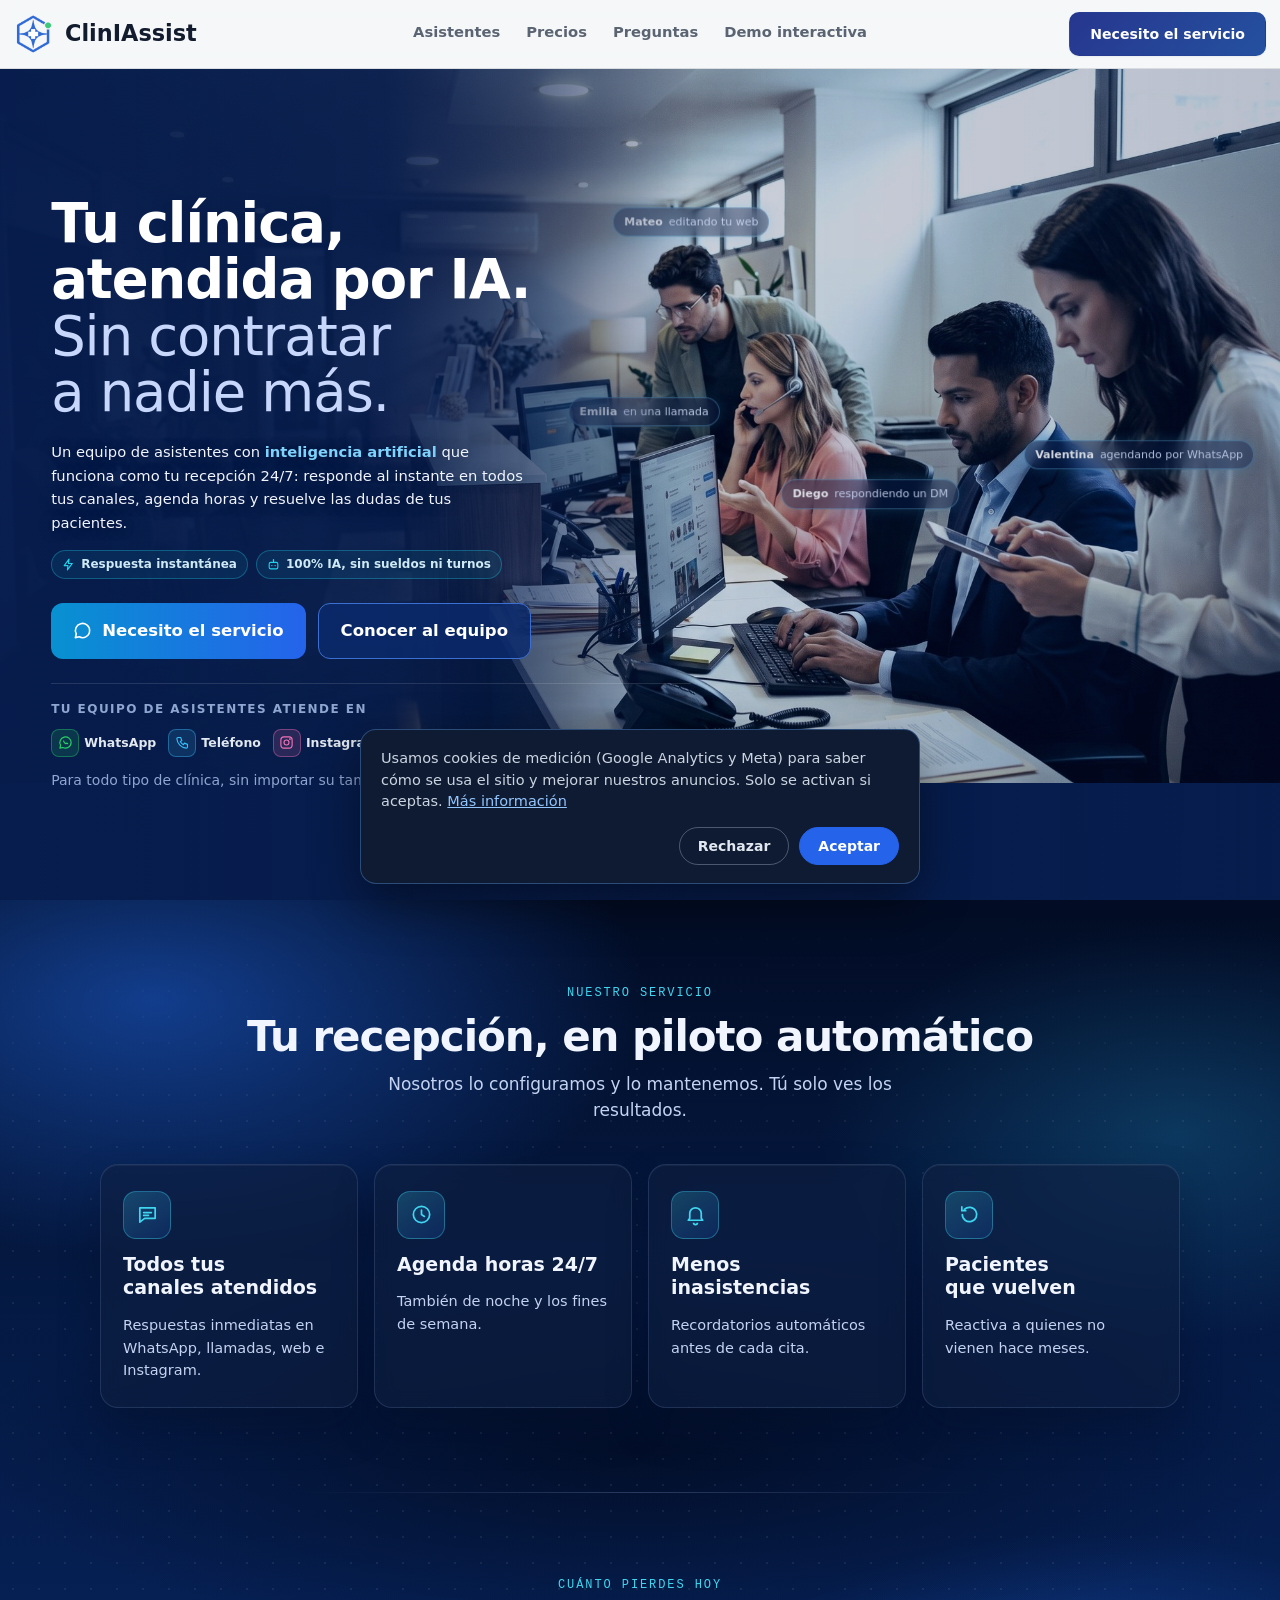
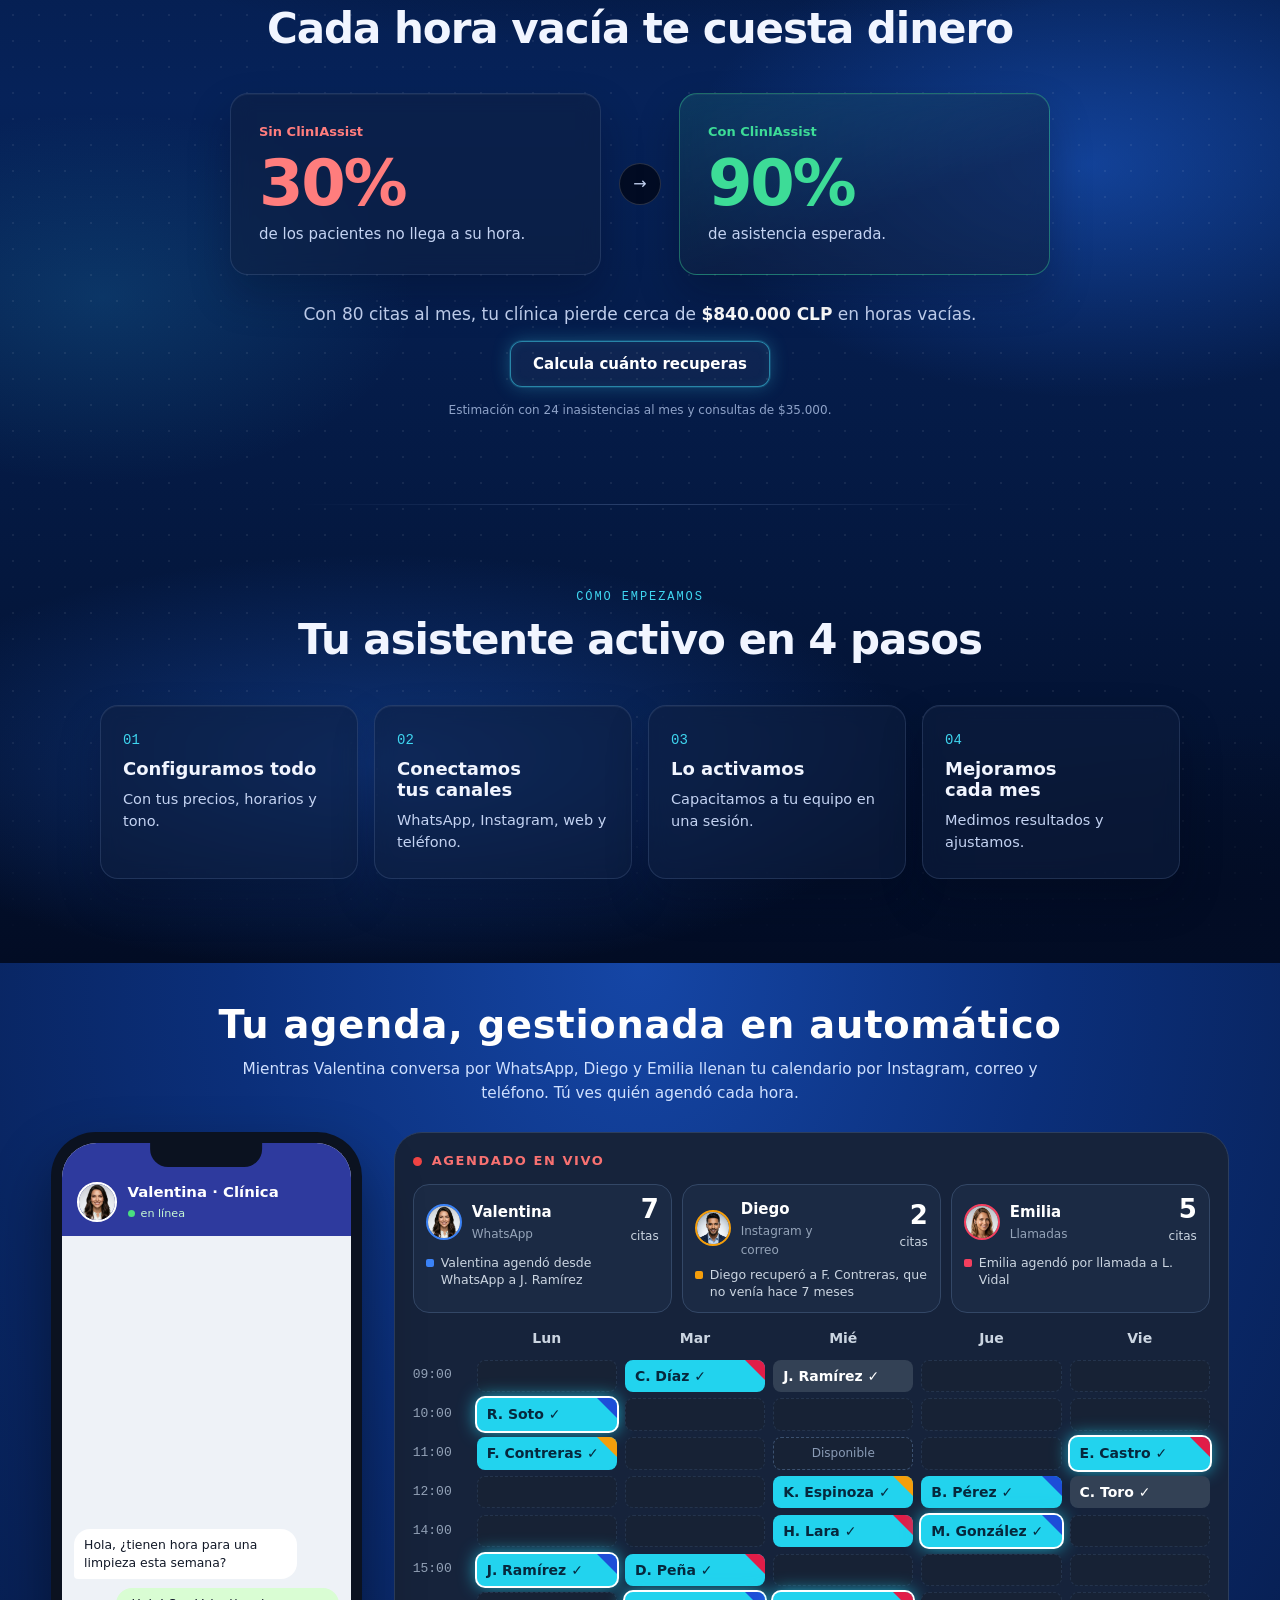
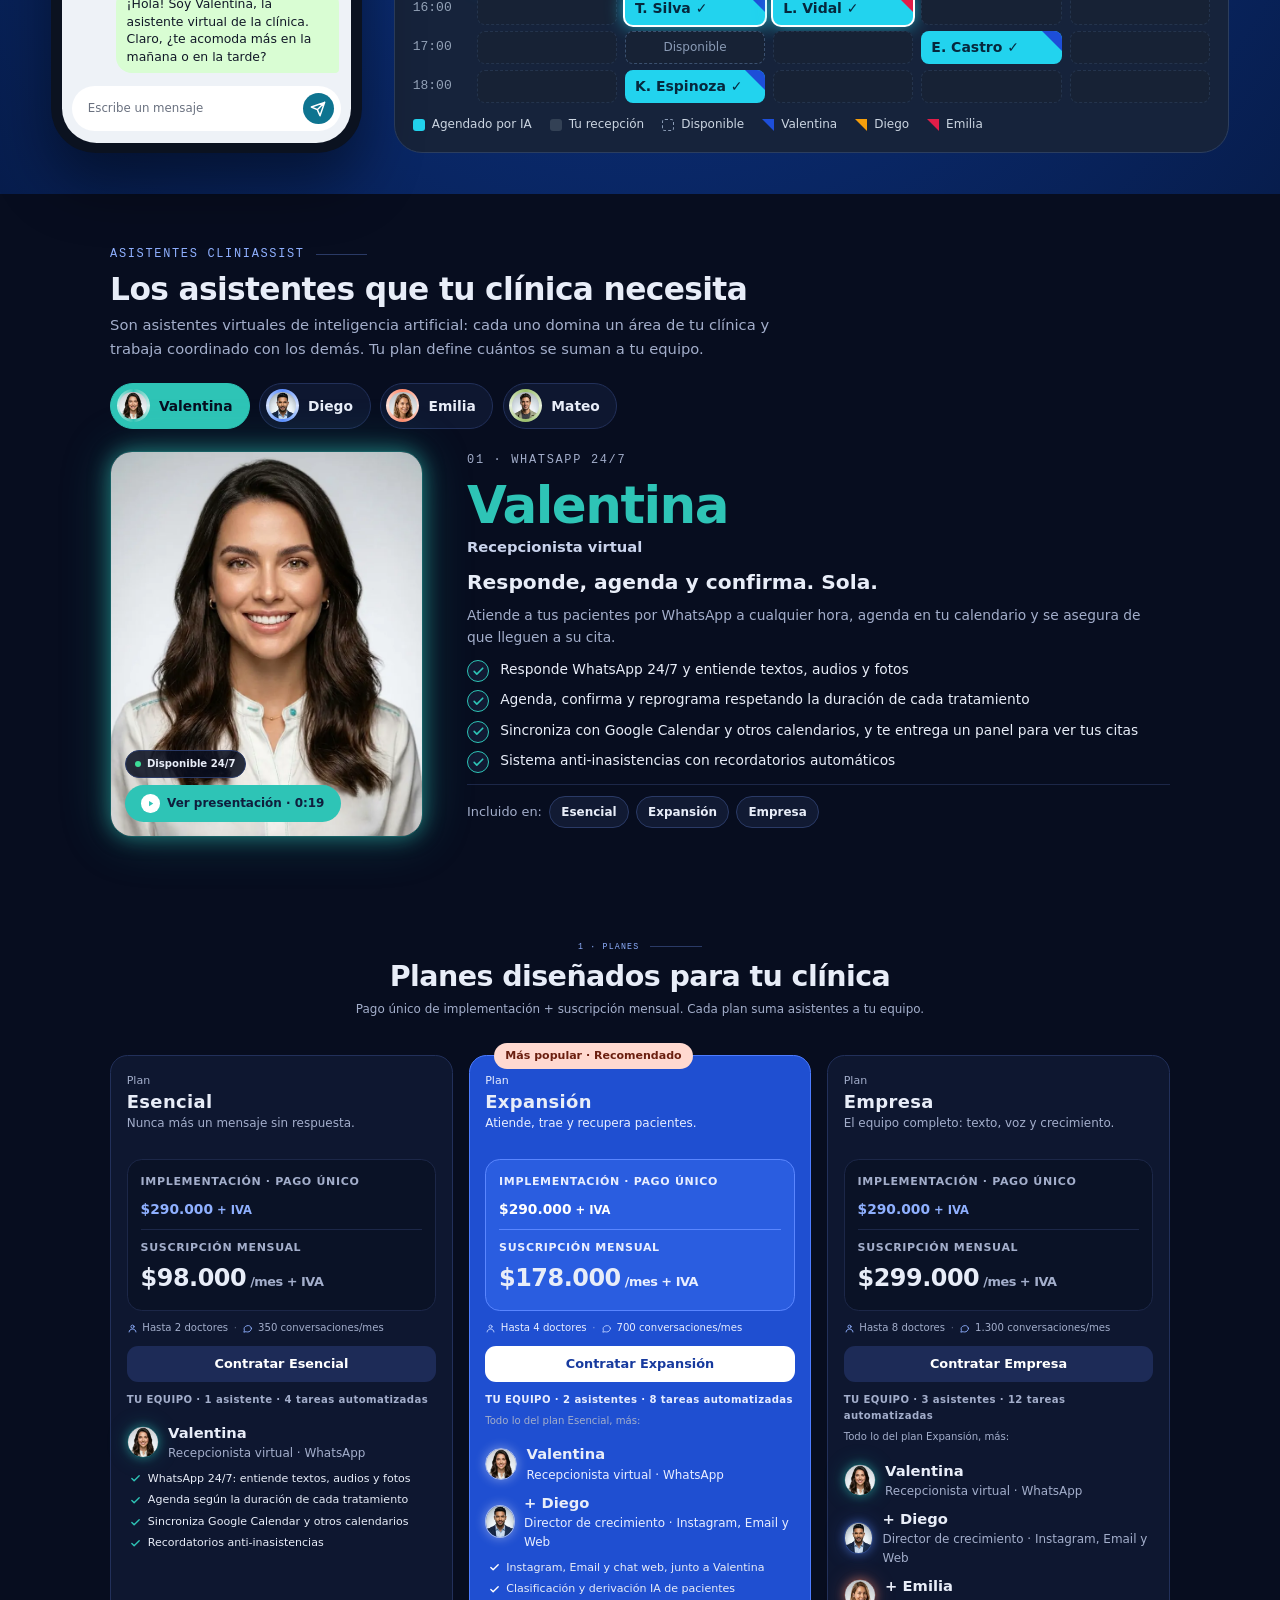
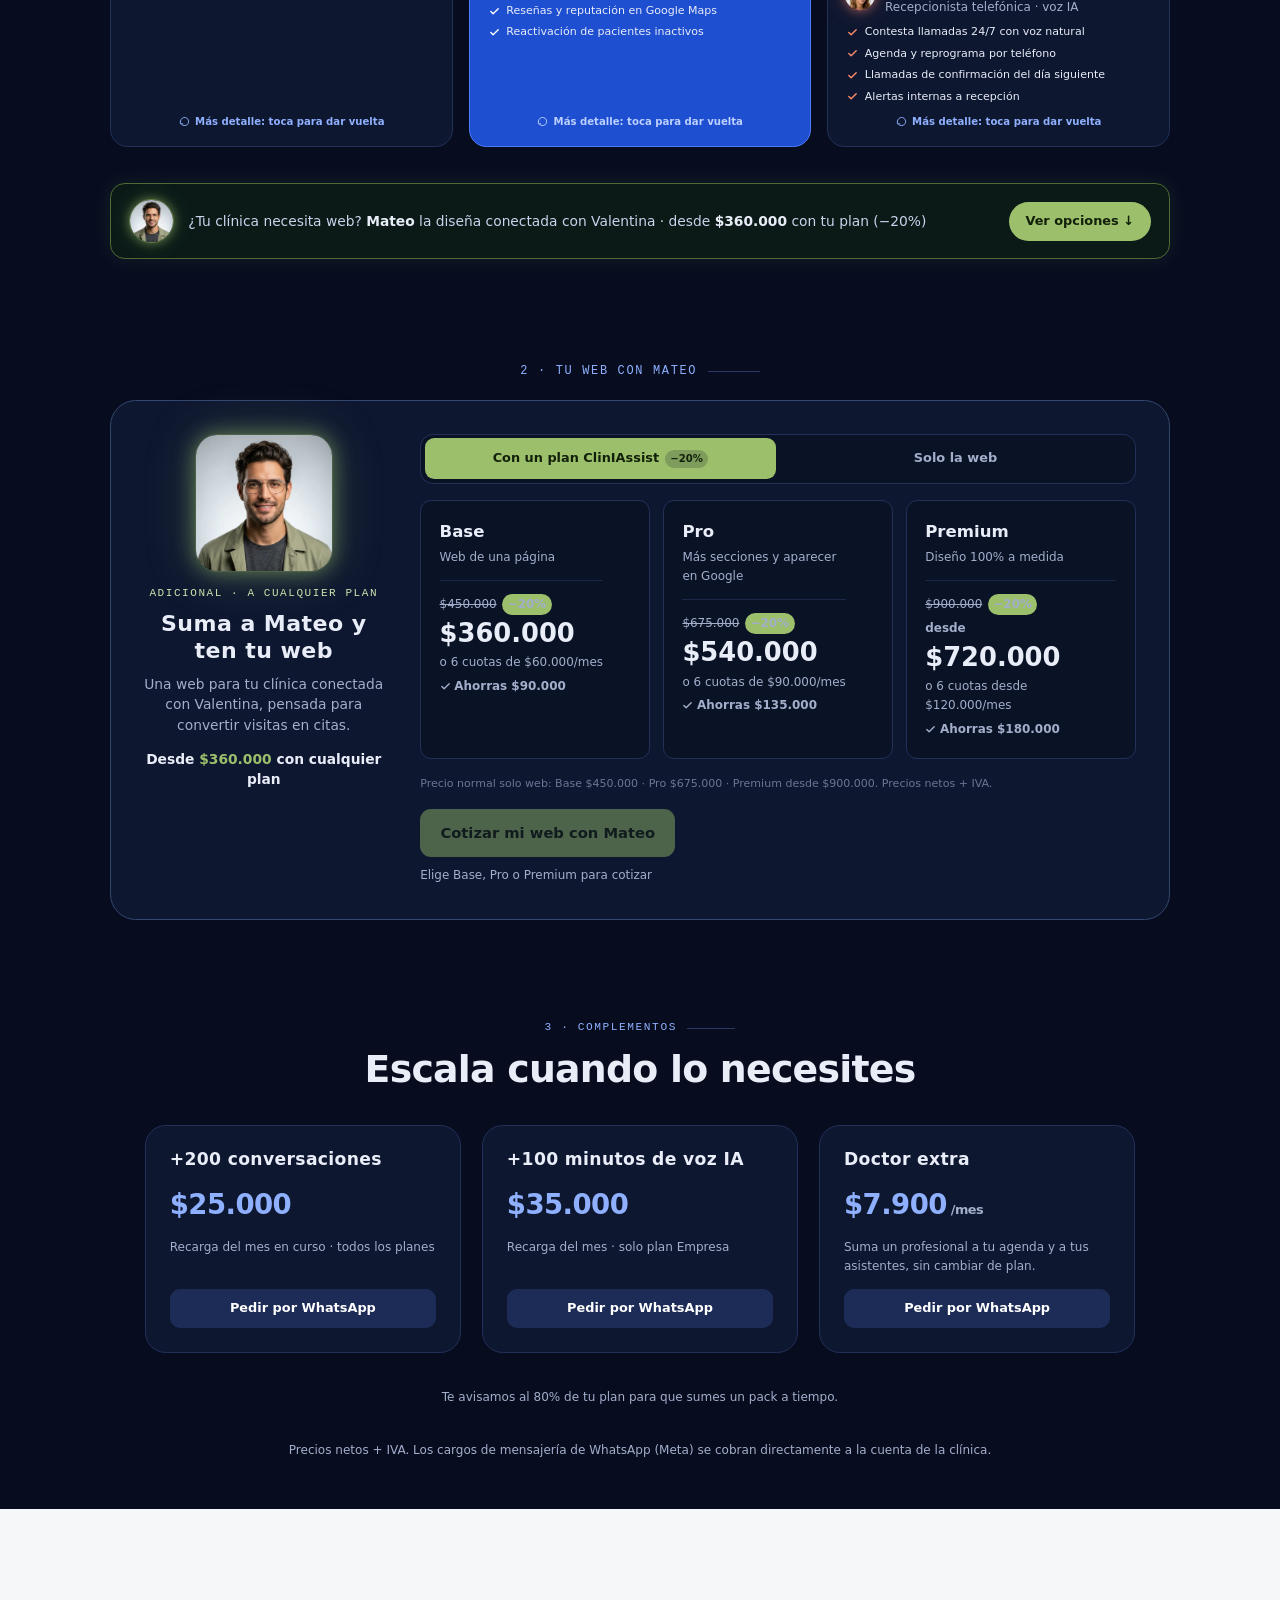
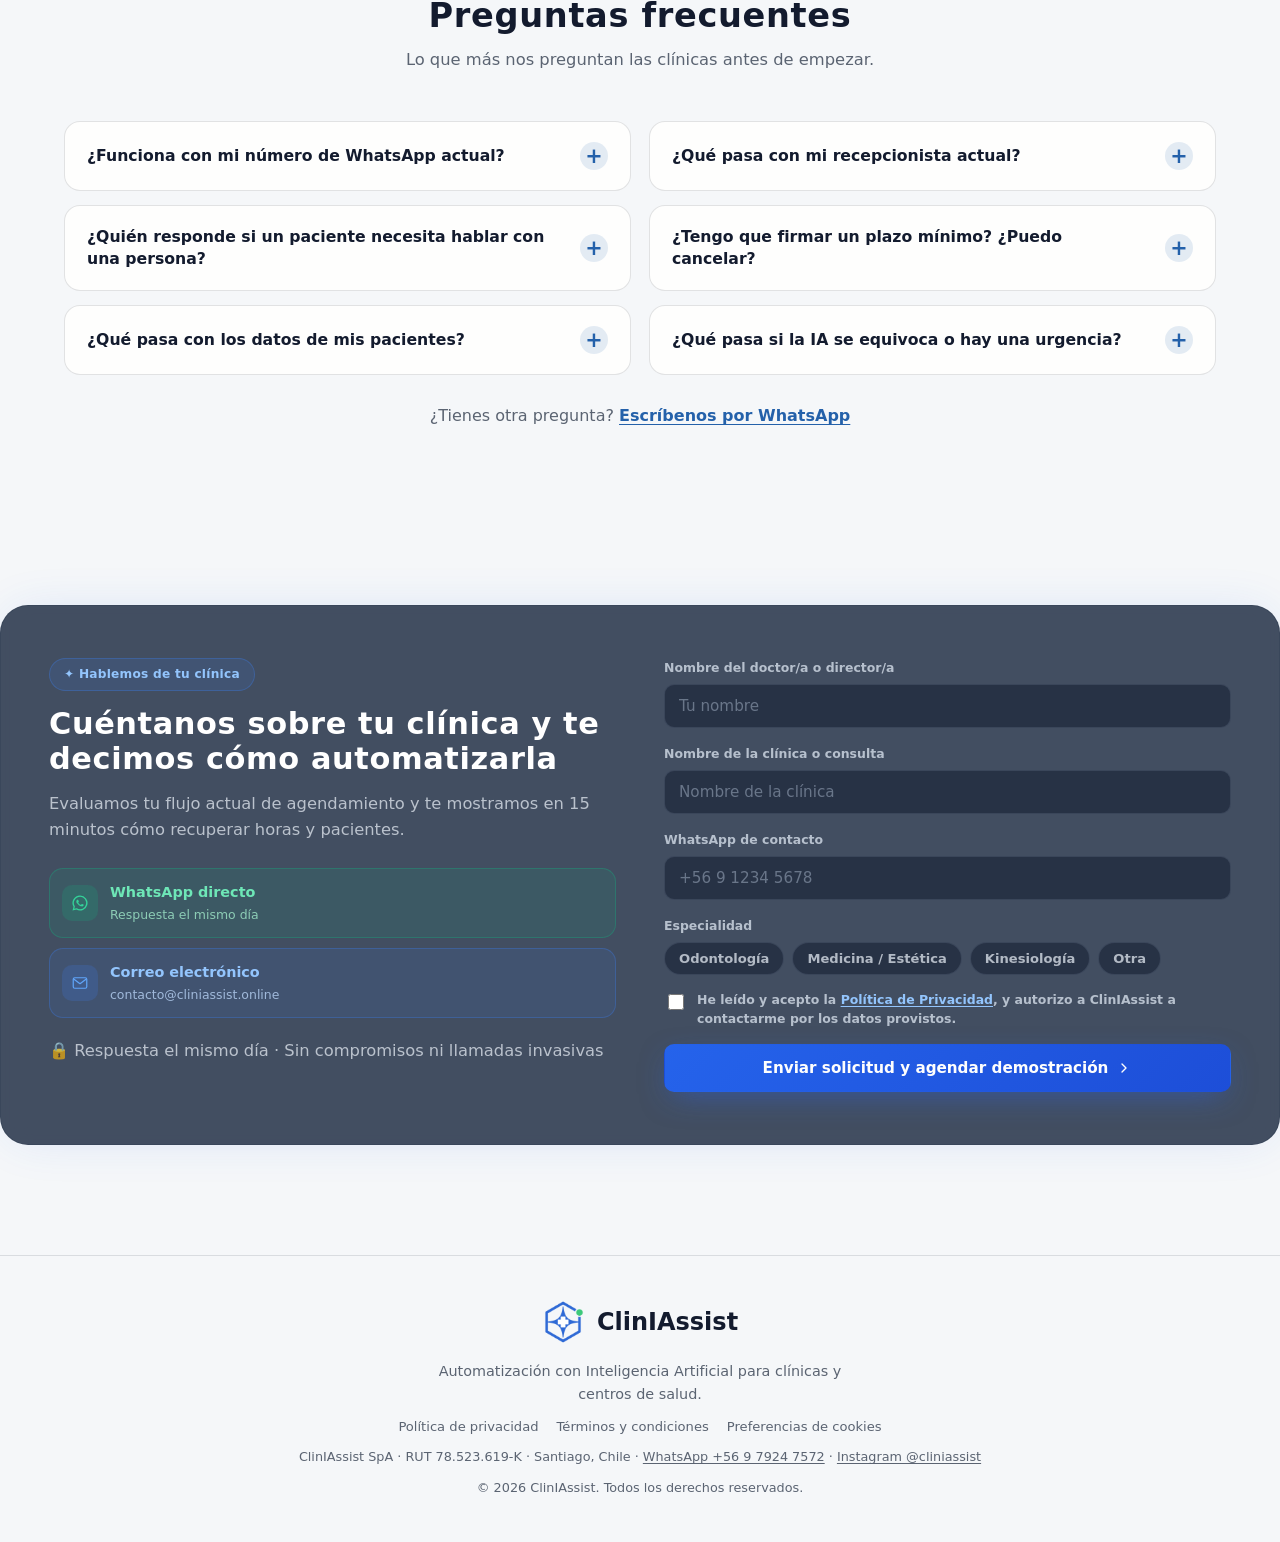
<file: index.html>
<!DOCTYPE html>
<html lang="es-CL">
<head>
<meta charset="UTF-8">
<meta name="viewport" content="width=device-width, initial-scale=1.0">
<meta http-equiv="Content-Security-Policy" content="default-src 'self'; script-src 'self' https://www.googletagmanager.com https://connect.facebook.net; style-src 'self' 'unsafe-inline' https://fonts.googleapis.com; font-src 'self' https://fonts.gstatic.com; img-src 'self' data: https://*.google-analytics.com https://*.googletagmanager.com https://www.facebook.com; media-src 'self'; connect-src 'self' https://*.google-analytics.com https://*.analytics.google.com https://*.googletagmanager.com https://www.facebook.com https://connect.facebook.net; frame-src 'none'; object-src 'none'; base-uri 'self'; form-action 'self'; upgrade-insecure-requests">
<meta name="referrer" content="strict-origin-when-cross-origin">
<title>ClinIAssist — Asistente con IA para clínicas en Chile | WhatsApp 24/7</title>
<meta name="description" content="Asistente virtual con IA para clínicas y consultas en Chile: responde WhatsApp 24/7, agenda horas, envía recordatorios para reducir inasistencias y pide reseñas en Google. Listo en 6 a 10 días hábiles.">
<meta name="google-site-verification" content="yRO3eISgjdFEYOrm4NoJKSh3_d9rIaKZAkciXI5_yO8" />
<link rel="canonical" href="https://cliniassist.online/">
<link rel="icon" type="image/png" href="assets/favicon.png">
<link rel="apple-touch-icon" href="assets/favicon.png">

<meta property="og:type" content="website">
<meta property="og:site_name" content="ClinIAssist">
<meta property="og:title" content="ClinIAssist — Automatización con IA para clínicas">
<meta property="og:description" content="Asistente virtual 24/7, recepción por voz, confirmación automática de citas, reseñas en Google y reactivación de pacientes.">
<meta property="og:url" content="https://cliniassist.online/">
<meta property="og:image" content="https://cliniassist.online/og-image.jpg">
<meta property="og:image:width" content="1200">
<meta property="og:image:height" content="630">
<meta property="og:image:alt" content="ClinIAssist: tu clínica, atendida por IA. WhatsApp 24/7, agenda y recordatorios.">
<meta property="og:locale" content="es_CL">
<meta name="twitter:card" content="summary_large_image">
<meta name="twitter:title" content="ClinIAssist — Automatización con IA para clínicas">
<meta name="twitter:description" content="Asistente virtual 24/7, recepción por voz, confirmación automática de citas, reseñas en Google y reactivación de pacientes.">
<meta name="twitter:image" content="https://cliniassist.online/og-image.jpg">

<link rel="preconnect" href="https://fonts.googleapis.com">
<link rel="preconnect" href="https://fonts.gstatic.com" crossorigin>
<link href="https://fonts.googleapis.com/css2?family=Manrope:wght@400;500;600;700&family=Nunito:wght@700;800&family=Plus+Jakarta+Sans:wght@400;500;600;700;800&family=IBM+Plex+Mono:wght@500;600&family=JetBrains+Mono:wght@500&display=swap" rel="stylesheet">
<link rel="stylesheet" href="css/style.css">
<link rel="stylesheet" href="css/asistentes.css">
<link rel="stylesheet" href="css/cliniassist-secciones.css">
<link rel="stylesheet" href="css/cliniassist-nuevo.css">

<script type="application/ld+json">
{
  "@context": "https://schema.org",
  "@type": "Organization",
  "@id": "https://cliniassist.online/#organizacion",
  "name": "ClinIAssist",
  "legalName": "ClinIAssist SpA",
  "taxID": "78.523.619-K",
  "url": "https://cliniassist.online/",
  "logo": "https://cliniassist.online/assets/logo.png",
  "image": "https://cliniassist.online/og-image.jpg",
  "description": "ClinIAssist automatiza con inteligencia artificial la atención de clínicas y consultas en Chile: asistente virtual de WhatsApp 24/7, recepción telefónica por voz, agenda y confirmación de horas, recordatorios para reducir inasistencias, reseñas en Google y reactivación de pacientes.",
  "email": "contacto@cliniassist.online",
  "telephone": "+56979247572",
  "address": {
    "@type": "PostalAddress",
    "addressLocality": "Colina",
    "addressRegion": "Región Metropolitana",
    "addressCountry": "CL"
  },
  "areaServed": {
    "@type": "Country",
    "name": "Chile"
  },
  "contactPoint": {
    "@type": "ContactPoint",
    "contactType": "ventas",
    "telephone": "+56979247572",
    "email": "contacto@cliniassist.online",
    "areaServed": "CL",
    "availableLanguage": "es"
  },
  "sameAs": [
    "https://www.instagram.com/cliniassist/"
  ]
}
</script>
<script type="application/ld+json">
{
  "@context": "https://schema.org",
  "@type": "FAQPage",
  "mainEntity": [
    {
      "@type": "Question",
      "name": "¿Funciona con mi número de WhatsApp actual?",
      "acceptedAnswer": {
        "@type": "Answer",
        "text": "Sí. Integramos ClinIAssist con el número que ya usa tu clínica. Si prefieres un número nuevo dedicado solo a la IA, tu clínica lo contrata y nosotros lo configuramos."
      }
    },
    {
      "@type": "Question",
      "name": "¿Qué pasa con mi recepcionista actual?",
      "acceptedAnswer": {
        "@type": "Answer",
        "text": "No la reemplazamos: la potenciamos. Tu recepcionista deja de responder mensajes y llamadas repetitivas para enfocarse en la atención presencial, los cobros y los casos que necesitan a una persona."
      }
    },
    {
      "@type": "Question",
      "name": "¿Quién responde si un paciente necesita hablar con una persona?",
      "acceptedAnswer": {
        "@type": "Answer",
        "text": "La IA detecta cuando un caso necesita a tu equipo o cuando el paciente lo pide, y te deriva la conversación al instante con todo el contexto, para que nadie tenga que repetir la información."
      }
    },
    {
      "@type": "Question",
      "name": "¿Tengo que firmar un plazo mínimo? ¿Puedo cancelar?",
      "acceptedAnswer": {
        "@type": "Answer",
        "text": "Cada plan tiene un período inicial: 3 meses en Esencial y 6 meses en Expansión y Empresa, porque la IA necesita un tiempo de ajuste para dar resultados reales. Después sigue mes a mes y puedes cancelar avisando con 30 días, pagando el cargo de desinstalación de $90.000 + IVA."
      }
    },
    {
      "@type": "Question",
      "name": "¿Qué pasa con los datos de mis pacientes?",
      "acceptedAnswer": {
        "@type": "Answer",
        "text": "Tu clínica es la dueña de sus datos. Solo los usamos para prestar el servicio: no los vendemos, no los compartimos y nuestro equipo no accede a ellos salvo que tú lo autorices. Si terminas el servicio, te entregamos una copia si la pides dentro de 10 días, y los eliminamos dentro de 30 días."
      }
    },
    {
      "@type": "Question",
      "name": "¿Qué pasa si la IA se equivoca o hay una urgencia?",
      "acceptedAnswer": {
        "@type": "Answer",
        "text": "La IA responde solo con la información y las reglas de tu clínica, y nunca entrega diagnósticos. Ante una urgencia con riesgo vital indica llamar al 131 (SAMU) y avisa a tu equipo al instante. Respondemos en un máximo de 18 horas y buscamos resolverlo dentro de 48 horas."
      }
    }
  ]
}
</script>
<script type="application/ld+json">
{
  "@context": "https://schema.org",
  "@type": "Service",
  "name": "ClinIAssist",
  "serviceType": "Automatización con Inteligencia Artificial para clínicas",
  "provider": {
    "@id": "https://cliniassist.online/#organizacion"
  },
  "areaServed": {
    "@type": "Country",
    "name": "Chile"
  },
  "hasOfferCatalog": {
    "@type": "OfferCatalog",
    "name": "Planes ClinIAssist",
    "itemListElement": [
      {
        "@type": "Offer",
        "name": "Plan Esencial",
        "price": "290000",
        "priceCurrency": "CLP",
        "url": "https://cliniassist.online/#precios",
        "description": "Implementación (pago único) + IVA. Suscripción mensual: $98.000 CLP/mes + IVA."
      },
      {
        "@type": "Offer",
        "name": "Plan Expansión",
        "price": "290000",
        "priceCurrency": "CLP",
        "url": "https://cliniassist.online/#precios",
        "description": "Implementación (pago único) + IVA. Suscripción mensual: $178.000 CLP/mes + IVA."
      },
      {
        "@type": "Offer",
        "name": "Plan Empresa",
        "price": "290000",
        "priceCurrency": "CLP",
        "url": "https://cliniassist.online/#precios",
        "description": "Implementación (pago único) + IVA. Suscripción mensual: $299.000 CLP/mes + IVA."
      }
    ]
  },
  "audience": {
    "@type": "BusinessAudience",
    "name": "Clínicas, consultas y centros de salud"
  }
}
</script>
</head>
<body>

<!--
  Número de WhatsApp: edítalo UNA sola vez en js/script.js (constante WHATSAPP_NUMBER).
  Todos los botones "Necesito el servicio" se actualizan solos.
-->

<header class="site-header" id="header">
  <div class="container header-inner">
    <a href="#top" class="logo">
      <img class="logo-mark logo-mark-light" src="assets/logo.png" alt="Logo de ClinIAssist" width="40" height="40">
      <img class="logo-mark logo-mark-dark" src="assets/logo-white.png" alt="Logo de ClinIAssist" width="40" height="40">
      <span class="logo-text">ClinIAssist</span>
    </a>

    <nav class="main-nav" id="mainNav">
      <a href="#asistentes">Asistentes</a>
      <a href="#precios">Precios</a>
      <a href="#faq">Preguntas</a>
      <a href="/simulador/">Demo interactiva</a>
    </nav>

    <div class="header-cta">
      <a href="https://wa.me/56979247572" class="btn btn-primary btn-sm js-whatsapp" data-wa-text="Hola, necesito el servicio de ClinIAssist." target="_blank" rel="noopener">
        <span class="header-cta-full">Necesito el servicio</span>
        <span class="header-cta-short">Lo necesito</span>
      </a>
    </div>

    <button class="nav-toggle" id="navToggle" aria-label="Abrir menú" aria-expanded="false">
      <span></span><span></span><span></span>
    </button>
  </div>
</header>

<main id="top">

  <!-- HERO -->
  <section class="cia-hero" id="inicio">
    <div class="cia-hero__fondo">
    <div class="cia-hero__escena">
      <div class="cia-hero__paneo">
        <img class="cia-hero__bg" src="assets/equipo/equipo-trabajando.jpg" alt="Equipo de asistentes virtuales de ClinIAssist trabajando: Mateo, Emilia, Diego y Valentina">
        <div class="cia-hero__burbujas" aria-hidden="true">
          <div class="cia-burbuja" style="--x:54%; --y:23.5%"><strong>Mateo</strong><span>editando tu web</span></div>
          <div class="cia-burbuja cia-burbuja--lateral" style="--x:57%; --y:48%"><strong>Emilia</strong><span>en una llamada</span></div>
          <div class="cia-burbuja cia-burbuja--centro" style="--x:68%; --y:59.5%"><strong>Diego</strong><span>respondiendo un DM</span></div>
          <div class="cia-burbuja cia-burbuja--centro" style="--x:89%; --y:54%"><strong>Valentina</strong><span>agendando por WhatsApp</span></div>
        </div>
      </div>
    </div>
    <div class="cia-hero__overlay" aria-hidden="true"></div>
    </div>

    <div class="cia-hero__contenido">
      <div class="cia-hero__texto">
        <h1><span class="cia-l">Tu clínica,</span> <span class="cia-l">atendida por IA.</span> <span class="cia-l cia-l--sub">Sin contratar a nadie más.</span></h1>
        <p class="cia-hero__sub">Un equipo de asistentes con <strong>inteligencia artificial</strong> que funciona como tu recepción 24/7: responde al instante en todos tus canales, agenda horas y resuelve las dudas de tus pacientes.</p>

        <div class="cia-sellos">
          <span class="cia-sello"><svg viewBox="0 0 24 24" fill="none" stroke="#22d3ee" stroke-width="2" stroke-linecap="round" stroke-linejoin="round" aria-hidden="true"><path d="M13 2L4 14h7l-1 8 9-12h-7z"/></svg>Respuesta instantánea</span>
          <span class="cia-sello"><svg viewBox="0 0 24 24" fill="none" stroke="#22d3ee" stroke-width="2" stroke-linecap="round" stroke-linejoin="round" aria-hidden="true"><rect x="4" y="8" width="16" height="12" rx="3"/><path d="M12 8V4"/><circle cx="12" cy="3" r="1.3" fill="#22d3ee" stroke="none"/><circle cx="9" cy="14" r="1.3" fill="#22d3ee" stroke="none"/><circle cx="15" cy="14" r="1.3" fill="#22d3ee" stroke="none"/></svg>100% IA, sin sueldos ni turnos</span>
        </div>

        <div class="cia-botones">
          <a class="cia-btn cia-btn--primario js-whatsapp" href="https://wa.me/56979247572" data-wa-text="Hola, necesito el servicio de ClinIAssist." target="_blank" rel="noopener">
            <svg width="19" height="19" viewBox="0 0 24 24" fill="none" stroke="currentColor" stroke-width="2" stroke-linecap="round" stroke-linejoin="round" aria-hidden="true"><path d="M21 12a9 9 0 0 1-13.2 7.95L3 21l1.1-4.6A9 9 0 1 1 21 12z"/></svg>
            Necesito el servicio
          </a>
          <a class="cia-btn cia-btn--secundario" href="#asistentes">Conocer al equipo</a>
        </div>

        <div class="cia-canales">
          <div class="cia-canales__titulo">Tu equipo de asistentes atiende en</div>
          <div class="cia-canales__lista">
            <span class="cia-canal" style="--c:37,211,102"><b><svg width="15" height="15" viewBox="0 0 24 24" fill="none" stroke="#25d366" stroke-width="1.8" stroke-linecap="round" stroke-linejoin="round" aria-hidden="true"><path d="M21 12a9 9 0 0 1-13.2 7.95L3 21l1.1-4.6A9 9 0 1 1 21 12z"/><path d="M9 9.5c.3 1.8 1.7 3.6 3.5 4.5l1.2-1 1.8.8"/></svg></b>WhatsApp</span>
            <span class="cia-canal" style="--c:56,189,248"><b><svg width="15" height="15" viewBox="0 0 24 24" fill="none" stroke="#38bdf8" stroke-width="1.8" stroke-linecap="round" stroke-linejoin="round" aria-hidden="true"><path d="M5 4h4l2 5-2.5 1.5a11 11 0 0 0 5 5L15 13l5 2v4a2 2 0 0 1-2 2A16 16 0 0 1 3 6a2 2 0 0 1 2-2"/></svg></b>Teléfono</span>
            <span class="cia-canal" style="--c:244,114,182"><b><svg width="15" height="15" viewBox="0 0 24 24" fill="none" stroke="#f472b6" stroke-width="1.8" stroke-linecap="round" stroke-linejoin="round" aria-hidden="true"><rect x="3" y="3" width="18" height="18" rx="5"/><circle cx="12" cy="12" r="4"/><circle cx="17.5" cy="6.5" r="0.6"/></svg></b>Instagram</span>
            <span class="cia-canal" style="--c:251,191,36"><b><svg width="15" height="15" viewBox="0 0 24 24" fill="none" stroke="#fbbf24" stroke-width="1.8" stroke-linecap="round" stroke-linejoin="round" aria-hidden="true"><rect x="3" y="5" width="18" height="14" rx="2"/><path d="M3 7l9 6 9-6"/></svg></b>Correo</span>
            <span class="cia-canal" style="--c:167,139,250"><b><svg width="15" height="15" viewBox="0 0 24 24" fill="none" stroke="#a78bfa" stroke-width="1.8" stroke-linecap="round" stroke-linejoin="round" aria-hidden="true"><circle cx="12" cy="12" r="9"/><path d="M3 12h18"/><path d="M12 3a14 14 0 0 1 0 18a14 14 0 0 1 0-18z"/></svg></b>Web</span>
          </div>
        </div>
        <p class="cia-hero__para">Para todo tipo de clínica, sin importar su tamaño.</p>
      </div>
    </div>
  </section>

  <!-- NUESTRO SERVICIO + CUÁNTO PIERDES HOY + CÓMO EMPEZAMOS (fondo compartido, ver css/cliniassist-nuevo.css) -->
  <div class="cn-bloque">
    <section class="cn-sec" id="servicios">
      <div class="cn-in">
        <div class="cn-head">
          <span class="cn-ey">Nuestro servicio</span>
          <h2>Tu recepción, en piloto automático</h2>
          <p>Nosotros lo configuramos y lo mantenemos. Tú solo ves los resultados.</p>
        </div>
        <div class="cn-ben">
          <article class="cn-card cn-bc">
            <span class="cn-ic" aria-hidden="true"><svg viewBox="0 0 24 24" fill="none"><path d="M4 5h16v11H9l-5 4z" stroke="currentColor" stroke-width="1.8" stroke-linejoin="round"/><path d="M8 10h8M8 13h5" stroke="currentColor" stroke-width="1.8" stroke-linecap="round"/></svg></span>
            <h3>Todos tus canales atendidos</h3>
            <p>Respuestas inmediatas en WhatsApp, llamadas, web e Instagram.</p>
          </article>
          <article class="cn-card cn-bc">
            <span class="cn-ic" aria-hidden="true"><svg viewBox="0 0 24 24" fill="none"><circle cx="12" cy="12" r="8.5" stroke="currentColor" stroke-width="1.8"/><path d="M12 7.5V12l3 2" stroke="currentColor" stroke-width="1.8" stroke-linecap="round"/></svg></span>
            <h3>Agenda horas 24/7</h3>
            <p>También de noche y los fines de semana.</p>
          </article>
          <article class="cn-card cn-bc">
            <span class="cn-ic" aria-hidden="true"><svg viewBox="0 0 24 24" fill="none"><path d="M6 16V11a6 6 0 0112 0v5l1.5 2h-15z" stroke="currentColor" stroke-width="1.8" stroke-linejoin="round"/><path d="M10 20.5a2 2 0 004 0" stroke="currentColor" stroke-width="1.8"/></svg></span>
            <h3>Menos inasistencias</h3>
            <p>Recordatorios automáticos antes de cada cita.</p>
          </article>
          <article class="cn-card cn-bc">
            <span class="cn-ic" aria-hidden="true"><svg viewBox="0 0 24 24" fill="none"><path d="M4.5 12a7.5 7.5 0 1 0 2.2-5.3" stroke="currentColor" stroke-width="1.8" stroke-linecap="round"/><path d="M4 4v4h4" stroke="currentColor" stroke-width="1.8" stroke-linecap="round" stroke-linejoin="round"/></svg></span>
            <h3>Pacientes que vuelven</h3>
            <p>Reactiva a quienes no vienen hace meses.</p>
          </article>
        </div>
      </div>
    </section>

    <section class="cn-sec" id="perdidas">
      <div class="cn-in">
        <div class="cn-head">
          <span class="cn-ey">Cuánto pierdes hoy</span>
          <h2>Cada hora vacía te cuesta dinero</h2>
        </div>
        <div class="cn-imp">
          <div class="cn-card cn-ic2 cn-bad"><span class="cn-lb">Sin ClinIAssist</span><span class="cn-big">30%</span><p>de los pacientes no llega a su hora.</p></div>
          <div class="cn-vs" aria-hidden="true">→</div>
          <div class="cn-card cn-ic2 cn-good"><span class="cn-lb">Con ClinIAssist</span><span class="cn-big">90%</span><p>de asistencia esperada.</p></div>
        </div>
        <div class="cn-foot">
          <p>Con 80 citas al mes, tu clínica pierde cerca de <strong>$840.000 CLP</strong> en horas vacías.</p>
          <button class="cn-calc-btn" type="button" id="cnOpenCalc" aria-haspopup="dialog">Calcula cuánto recuperas</button>
          <span class="cn-src">Estimación con 24 inasistencias al mes y consultas de $35.000.</span>
        </div>
      </div>
    </section>

    <section class="cn-sec" id="proceso">
      <div class="cn-in">
        <div class="cn-head">
          <span class="cn-ey">Cómo empezamos</span>
          <h2>Tu asistente activo en 4 pasos</h2>
        </div>
        <div class="cn-steps">
          <div class="cn-card cn-st"><span class="cn-k">01</span><h3>Configuramos todo</h3><p>Con tus precios, horarios y tono.</p></div>
          <div class="cn-card cn-st"><span class="cn-k">02</span><h3>Conectamos tus canales</h3><p>WhatsApp, Instagram, web y teléfono.</p></div>
          <div class="cn-card cn-st"><span class="cn-k">03</span><h3>Lo activamos</h3><p>Capacitamos a tu equipo en una sesión.</p></div>
          <div class="cn-card cn-st"><span class="cn-k">04</span><h3>Mejoramos cada mes</h3><p>Medimos resultados y ajustamos.</p></div>
        </div>
      </div>
    </section>
  </div>

  <!-- Calculadora (se abre desde "Calcula cuánto recuperas") -->
  <div class="cn-ov" id="cnCalc" hidden role="dialog" aria-modal="true" aria-labelledby="cnCalcTitulo">
    <div class="cn-modal">
      <button class="cn-x" type="button" id="cnCloseCalc" aria-label="Cerrar">×</button>
      <div class="cn-m-head">
        <h2 id="cnCalcTitulo">Calcula cuánto recuperas</h2>
        <p>Ajusta los valores a tu clínica y mira el dinero y el tiempo que ganas.</p>
      </div>
      <div class="cn-m-body">
        <div class="cn-fields">
          <div class="cn-grp">
            <span class="cn-gt">Inasistencias</span>
            <div class="cn-field"><label for="cnCitas">Citas al mes <output id="cnOCitas">80</output></label><input type="range" id="cnCitas" min="20" max="400" step="10" value="80"></div>
            <div class="cn-field"><label for="cnIna">Pacientes que no llegan <output id="cnOIna">30%</output></label><input type="range" id="cnIna" min="5" max="50" step="1" value="30"></div>
            <div class="cn-field"><label for="cnVal">Valor de la consulta <output id="cnOVal">$35.000</output></label><input type="range" id="cnVal" min="10000" max="150000" step="5000" value="35000"></div>
          </div>
          <div class="cn-grp">
            <span class="cn-gt">Tiempo en canales</span>
            <div class="cn-field"><label for="cnMsg">Mensajes y llamadas al día <output id="cnOMsg">40</output></label><input type="range" id="cnMsg" min="5" max="200" step="5" value="40"></div>
            <div class="cn-field"><label for="cnMin">Minutos por conversación <output id="cnOMin">4 min</output></label><input type="range" id="cnMin" min="1" max="15" step="1" value="4"></div>
          </div>
        </div>
        <div class="cn-card cn-res" aria-live="polite">
          <div class="cn-gt">Dinero</div>
          <div class="cn-pair">
            <div><div class="cn-k">Pierdes al mes</div><div class="cn-lose" id="cnRLose">$840.000</div></div>
            <div><div class="cn-k">Recuperas al año</div><div class="cn-lose cn-neutral" id="cnRYear">$6.720.000</div></div>
          </div>
          <div><div class="cn-k">Con ClinIAssist recuperas al mes</div><div class="cn-win" id="cnRWin">$560.000</div></div>
          <hr>
          <div class="cn-gt">Tiempo</div>
          <div class="cn-pair">
            <div><div class="cn-k">Hoy dedicas al mes</div><div class="cn-lose" id="cnRHrs">59 h</div></div>
            <div><div class="cn-k">Equivale a</div><div class="cn-lose cn-neutral" id="cnRDays">7 jornadas</div></div>
          </div>
          <div><div class="cn-k">Horas que ganas al mes</div><div class="cn-win cn-t" id="cnRGain">47 h</div></div>
          <a class="cn-cta js-whatsapp" href="https://wa.me/56979247572" data-wa-text="Hola, quiero recuperar tiempo y dinero en mi clínica con ClinIAssist." target="_blank" rel="noopener">Quiero recuperar ese tiempo y dinero</a>
        </div>
      </div>
      <p class="cn-m-note">Estimación referencial. Los resultados varían según cada clínica.</p>
    </div>
  </div>

  <!-- PANEL / HERRAMIENTA -->
  <!-- AGENDA EN VIVO -->
  <section class="cia-agenda" id="cia-agenda">
    <div class="cia-agenda__wrap">
      <h2>Tu agenda, gestionada en automático</h2>
      <p class="cia-agenda__sub">Mientras Valentina conversa por WhatsApp, Diego y Emilia llenan tu calendario por Instagram, correo y teléfono. Tú ves quién agendó cada hora.</p>

      <div class="cia-agenda__fila">
        <div class="cia-tel">
          <div class="cia-tel__pantalla">
            <div class="cia-tel__cab">
              <img src="assets/equipo/valentina-2.jpg" alt="Valentina">
              <div>
                <div class="cia-tel__nombre">Valentina · Clínica</div>
                <div class="cia-tel__estado" data-estado>en línea</div>
              </div>
            </div>
            <div class="cia-chat">
              <div class="cia-msg cia-msg--paciente" data-t="150">Hola, ¿tienen hora para una limpieza esta semana?</div>
              <div class="cia-msg cia-msg--ia" data-t="1100">¡Hola! Soy Valentina, la asistente virtual de la clínica. Claro, ¿te acomoda más en la mañana o en la tarde?</div>
              <div class="cia-msg cia-msg--paciente" data-t="1900">En la tarde, ojalá el jueves.</div>
              <div class="cia-msg cia-msg--ia" data-t="2900">Tengo el jueves a las 16:00 con la Dra. Pérez. ¿Te la reservo?</div>
              <div class="cia-msg cia-msg--paciente" data-t="3700">Sí, por favor. Soy Francisca Morales.</div>
              <div class="cia-msg cia-msg--ia" data-t="5500">Listo, Francisca ✓ Quedaste agendada el jueves a las 16:00. Te enviaré un recordatorio el día anterior.</div>
              <div class="cia-msg cia-msg--escribiendo" data-escribiendo><i></i><i></i><i></i></div>
              <div class="cia-msg cia-msg--sistema" data-t="6200">✓ Cita creada en tu calendario</div>
            </div>
            <div class="cia-tel__input">Escribe un mensaje
              <b><svg width="16" height="16" viewBox="0 0 24 24" fill="none" stroke="#fff" stroke-width="2.2" stroke-linecap="round" stroke-linejoin="round" aria-hidden="true"><path d="M22 2L11 13M22 2l-7 20-4-9-9-4 20-7z"/></svg></b>
            </div>
          </div>
        </div>

        <div class="cia-panel">
          <div class="cia-envivo"><i></i>AGENDADO EN VIVO</div>
          <div class="cia-equipo">
            <div class="cia-asist" style="--c:#3b82f6">
              <div class="cia-asist__top"><img src="assets/equipo/valentina-2.jpg" alt="Valentina"><div><strong>Valentina</strong><small>WhatsApp</small></div><div class="cia-asist__num"><b data-num="V">0</b><span>citas</span></div></div>
              <div class="cia-asist__ult" data-ult="V">Valentina está atendiendo pacientes…</div>
            </div>
            <div class="cia-asist" style="--c:#f59e0b">
              <div class="cia-asist__top"><img src="assets/equipo/diego-2.jpg" alt="Diego"><div><strong>Diego</strong><small>Instagram y correo</small></div><div class="cia-asist__num"><b data-num="D">0</b><span>citas</span></div></div>
              <div class="cia-asist__ult" data-ult="D">Diego está revisando pacientes inactivos…</div>
            </div>
            <div class="cia-asist" style="--c:#f43f5e">
              <div class="cia-asist__top"><img src="assets/equipo/emilia-2.jpg" alt="Emilia"><div><strong>Emilia</strong><small>Llamadas</small></div><div class="cia-asist__num"><b data-num="E">0</b><span>citas</span></div></div>
              <div class="cia-asist__ult" data-ult="E">Emilia está atendiendo llamadas…</div>
            </div>
          </div>
          <div class="cia-cal__dias"><span></span><span>Lun</span><span>Mar</span><span>Mié</span><span>Jue</span><span>Vie</span></div>
          <div class="cia-cal__grid" data-grid></div>
          <div class="cia-leyenda">
            <span><i style="background:#22d3ee"></i>Agendado por IA</span>
            <span><i style="background:#334155"></i>Tu recepción</span>
            <span><i style="border:1px dashed #8a9bb5"></i>Disponible</span>
            <span><i class="esq" style="--c:#1d4ed8"></i>Valentina</span>
            <span><i class="esq" style="--c:#f59e0b"></i>Diego</span>
            <span><i class="esq" style="--c:#e11d48"></i>Emilia</span>
          </div>
        </div>
      </div>
    </div>
  </section>

  <!-- PRECIOS -->
  <!-- ============ ASISTENTES ============ -->
  <section class="ca-section ca-team" id="asistentes">
    <div class="ca-wrap">
      <div class="ca-head reveal">
        <div class="ca-eyebrow"><span>ASISTENTES CLINIASSIST</span><i></i></div>
        <h2>Los asistentes que tu clínica necesita</h2>
        <p>Son asistentes virtuales de inteligencia artificial: cada uno domina un área de tu clínica y trabaja coordinado con los demás. Tu plan define cuántos se suman a tu equipo.</p>
      </div>
      <div class="ca-tabs" role="tablist" aria-label="Asistentes">
        <button type="button" role="tab" class="ca-tab" id="ca-tab-valentina" aria-controls="ca-panel-valentina" aria-selected="true" tabindex="0" style="--c:#2ec4b6">
          <span class="ca-tab-avatar"><img src="assets/equipo/valentina-mini.webp" alt="" width="32" height="32"></span>
          <span>Valentina</span>
        </button>
        <button type="button" role="tab" class="ca-tab" id="ca-tab-diego" aria-controls="ca-panel-diego" aria-selected="false" tabindex="-1" style="--c:#5b8cff">
          <span class="ca-tab-avatar"><img src="assets/equipo/diego-mini.webp" alt="" width="32" height="32"></span>
          <span>Diego</span>
        </button>
        <button type="button" role="tab" class="ca-tab" id="ca-tab-emilia" aria-controls="ca-panel-emilia" aria-selected="false" tabindex="-1" style="--c:#ff8a6b">
          <span class="ca-tab-avatar"><img src="assets/equipo/emilia-mini.webp" alt="" width="32" height="32"></span>
          <span>Emilia</span>
        </button>
        <button type="button" role="tab" class="ca-tab" id="ca-tab-mateo" aria-controls="ca-panel-mateo" aria-selected="false" tabindex="-1" style="--c:#9bbf6a">
          <span class="ca-tab-avatar"><img src="assets/equipo/mateo-mini.webp" alt="" width="32" height="32"></span>
          <span>Mateo</span>
        </button>
      </div>
      <div class="ca-panel" role="tabpanel" id="ca-panel-valentina" aria-labelledby="ca-tab-valentina" style="--c:#2ec4b6">
        <div class="ca-photo" data-story-trigger data-video="videos/valentina.mp4" data-duration-label="0:19" data-duration-seconds="19">
          <img src="assets/equipo/valentina.webp" alt="Retrato de Valentina, recepcionista virtual" width="720" height="894" loading="lazy">
          <video class="ca-photo-video" muted loop playsinline preload="none" poster="assets/equipo/valentina.webp" aria-hidden="true" tabindex="-1"></video>
          <div class="ca-badges">
            <div class="ca-live"><span></span>Disponible 24/7</div>
            <button type="button" class="ca-story-badge" aria-label="Ver presentación de Valentina, 19 segundos">
              <span class="ca-story-badge-icon"><svg viewBox="0 0 24 24" fill="currentColor" aria-hidden="true"><path d="M8 5v14l11-7z"/></svg></span>
              Ver presentación · 0:19
            </button>
          </div>
        </div>
        <div class="ca-info">
          <div class="ca-mono">01 · WHATSAPP 24/7</div>
          <div>
            <h3 class="ca-name">Valentina</h3>
            <div class="ca-role">Recepcionista virtual</div>
          </div>
          <p class="ca-headline">Responde, agenda y confirma. Sola.</p>
          <p class="ca-desc">Atiende a tus pacientes por WhatsApp a cualquier hora, agenda en tu calendario y se asegura de que lleguen a su cita.</p>
          <ul class="ca-skills">
            <li><span class="ca-check"><svg viewBox="0 0 24 24" fill="none" stroke="currentColor" stroke-width="3" stroke-linecap="round" stroke-linejoin="round" aria-hidden="true"><path d="M20 6 9 17l-5-5"/></svg></span><span>Responde WhatsApp 24/7 y entiende textos, audios y fotos</span></li>
            <li><span class="ca-check"><svg viewBox="0 0 24 24" fill="none" stroke="currentColor" stroke-width="3" stroke-linecap="round" stroke-linejoin="round" aria-hidden="true"><path d="M20 6 9 17l-5-5"/></svg></span><span>Agenda, confirma y reprograma respetando la duración de cada tratamiento</span></li>
            <li><span class="ca-check"><svg viewBox="0 0 24 24" fill="none" stroke="currentColor" stroke-width="3" stroke-linecap="round" stroke-linejoin="round" aria-hidden="true"><path d="M20 6 9 17l-5-5"/></svg></span><span>Sincroniza con Google Calendar y otros calendarios, y te entrega un panel para ver tus citas</span></li>
            <li><span class="ca-check"><svg viewBox="0 0 24 24" fill="none" stroke="currentColor" stroke-width="3" stroke-linecap="round" stroke-linejoin="round" aria-hidden="true"><path d="M20 6 9 17l-5-5"/></svg></span><span>Sistema anti-inasistencias con recordatorios automáticos</span></li>
          </ul>
          <div class="ca-plans"><span>Incluido en:</span><span class="ca-chip">Esencial</span><span class="ca-chip">Expansión</span><span class="ca-chip">Empresa</span></div>
        </div>
      </div>
      <div class="ca-panel" role="tabpanel" id="ca-panel-diego" aria-labelledby="ca-tab-diego" style="--c:#5b8cff" hidden>
        <div class="ca-photo" data-story-trigger data-video="videos/diego.mp4" data-duration-label="0:17" data-duration-seconds="17">
          <img src="assets/equipo/diego.webp" alt="Retrato de Diego, director de crecimiento" width="720" height="894" loading="lazy">
          <video class="ca-photo-video" muted loop playsinline preload="none" poster="assets/equipo/diego.webp" aria-hidden="true" tabindex="-1"></video>
          <div class="ca-badges">
            <div class="ca-live"><span></span>Disponible 24/7</div>
            <button type="button" class="ca-story-badge" aria-label="Ver presentación de Diego, 17 segundos">
              <span class="ca-story-badge-icon"><svg viewBox="0 0 24 24" fill="currentColor" aria-hidden="true"><path d="M8 5v14l11-7z"/></svg></span>
              Ver presentación · 0:17
            </button>
          </div>
        </div>
        <div class="ca-info">
          <div class="ca-mono">02 · INSTAGRAM, EMAIL Y WEB</div>
          <div>
            <h3 class="ca-name">Diego</h3>
            <div class="ca-role">Director de crecimiento</div>
          </div>
          <p class="ca-headline">Trae pacientes y recupera los que se fueron.</p>
          <p class="ca-desc">Atiende Instagram, Email y el chat de tu web en conjunto con Valentina, clasifica cada consulta y cuida la reputación de tu clínica en Google.</p>
          <ul class="ca-skills">
            <li><span class="ca-check"><svg viewBox="0 0 24 24" fill="none" stroke="currentColor" stroke-width="3" stroke-linecap="round" stroke-linejoin="round" aria-hidden="true"><path d="M20 6 9 17l-5-5"/></svg></span><span>Atiende Instagram, Email y el chat de tu web, coordinado con Valentina en WhatsApp</span></li>
            <li><span class="ca-check"><svg viewBox="0 0 24 24" fill="none" stroke="currentColor" stroke-width="3" stroke-linecap="round" stroke-linejoin="round" aria-hidden="true"><path d="M20 6 9 17l-5-5"/></svg></span><span>Clasifica cada consulta con IA y la deriva a quien corresponde</span></li>
            <li><span class="ca-check"><svg viewBox="0 0 24 24" fill="none" stroke="currentColor" stroke-width="3" stroke-linecap="round" stroke-linejoin="round" aria-hidden="true"><path d="M20 6 9 17l-5-5"/></svg></span><span>Pide reseñas en Google y gestiona tu reputación en Maps</span></li>
            <li><span class="ca-check"><svg viewBox="0 0 24 24" fill="none" stroke="currentColor" stroke-width="3" stroke-linecap="round" stroke-linejoin="round" aria-hidden="true"><path d="M20 6 9 17l-5-5"/></svg></span><span>Reactiva a los pacientes que no vuelven hace meses</span></li>
          </ul>
          <div class="ca-plans"><span>Incluido en:</span><span class="ca-chip">Expansión</span><span class="ca-chip">Empresa</span></div>
        </div>
      </div>
      <div class="ca-panel" role="tabpanel" id="ca-panel-emilia" aria-labelledby="ca-tab-emilia" style="--c:#ff8a6b" hidden>
        <div class="ca-photo" data-story-trigger data-video="videos/emilia.mp4" data-duration-label="0:20" data-duration-seconds="20">
          <img src="assets/equipo/emilia.webp" alt="Retrato de Emilia, recepcionista telefónica" width="720" height="894" loading="lazy">
          <video class="ca-photo-video" muted loop playsinline preload="none" poster="assets/equipo/emilia.webp" aria-hidden="true" tabindex="-1"></video>
          <div class="ca-badges">
            <div class="ca-live"><span></span>Disponible 24/7</div>
            <button type="button" class="ca-story-badge" aria-label="Ver presentación de Emilia, 20 segundos">
              <span class="ca-story-badge-icon"><svg viewBox="0 0 24 24" fill="currentColor" aria-hidden="true"><path d="M8 5v14l11-7z"/></svg></span>
              Ver presentación · 0:20
            </button>
          </div>
        </div>
        <div class="ca-info">
          <div class="ca-mono">03 · RECEPCIÓN TELEFÓNICA</div>
          <div>
            <h3 class="ca-name">Emilia</h3>
            <div class="ca-role">Recepcionista telefónica</div>
          </div>
          <p class="ca-headline">Todo lo que hace Valentina, pero por teléfono.</p>
          <p class="ca-desc">Contesta cada llamada con voz natural, gestiona tus citas por teléfono y avisa a recepción al instante si algo es urgente.</p>
          <ul class="ca-skills">
            <li><span class="ca-check"><svg viewBox="0 0 24 24" fill="none" stroke="currentColor" stroke-width="3" stroke-linecap="round" stroke-linejoin="round" aria-hidden="true"><path d="M20 6 9 17l-5-5"/></svg></span><span>Contesta llamadas 24/7 con voz natural</span></li>
            <li><span class="ca-check"><svg viewBox="0 0 24 24" fill="none" stroke="currentColor" stroke-width="3" stroke-linecap="round" stroke-linejoin="round" aria-hidden="true"><path d="M20 6 9 17l-5-5"/></svg></span><span>Agenda y reprograma por teléfono respetando los tiempos de cada tratamiento</span></li>
            <li><span class="ca-check"><svg viewBox="0 0 24 24" fill="none" stroke="currentColor" stroke-width="3" stroke-linecap="round" stroke-linejoin="round" aria-hidden="true"><path d="M20 6 9 17l-5-5"/></svg></span><span>Llama para confirmar las citas del día siguiente</span></li>
            <li><span class="ca-check"><svg viewBox="0 0 24 24" fill="none" stroke="currentColor" stroke-width="3" stroke-linecap="round" stroke-linejoin="round" aria-hidden="true"><path d="M20 6 9 17l-5-5"/></svg></span><span>Envía alertas internas a recepción cuando algo es urgente</span></li>
          </ul>
          <div class="ca-plans"><span>Incluido en:</span><span class="ca-chip">Empresa</span></div>
        </div>
      </div>
      <div class="ca-panel" role="tabpanel" id="ca-panel-mateo" aria-labelledby="ca-tab-mateo" style="--c:#9bbf6a" hidden>
        <div class="ca-photo" data-story-trigger data-video="videos/mateo.mp4" data-duration-label="0:19" data-duration-seconds="19">
          <img src="assets/equipo/mateo.webp" alt="Retrato de Mateo, diseñador web" width="720" height="894" loading="lazy">
          <video class="ca-photo-video" muted loop playsinline preload="none" poster="assets/equipo/mateo.webp" aria-hidden="true" tabindex="-1"></video>
          <div class="ca-badges">
            <div class="ca-live"><span></span>Disponible 24/7</div>
            <button type="button" class="ca-story-badge" aria-label="Ver presentación de Mateo, 19 segundos">
              <span class="ca-story-badge-icon"><svg viewBox="0 0 24 24" fill="currentColor" aria-hidden="true"><path d="M8 5v14l11-7z"/></svg></span>
              Ver presentación · 0:19
            </button>
          </div>
        </div>
        <div class="ca-info">
          <div class="ca-mono">04 · WEB PARA TU CLÍNICA</div>
          <div>
            <h3 class="ca-name">Mateo</h3>
            <div class="ca-role">Diseñador web</div>
          </div>
          <p class="ca-headline">Una web que convierte visitas en citas.</p>
          <p class="ca-desc">Diseña la página de tu clínica conectada con Valentina, lista para que nuevos pacientes te encuentren en Google.</p>
          <ul class="ca-skills">
            <li><span class="ca-check"><svg viewBox="0 0 24 24" fill="none" stroke="currentColor" stroke-width="3" stroke-linecap="round" stroke-linejoin="round" aria-hidden="true"><path d="M20 6 9 17l-5-5"/></svg></span><span>Web personalizada con la imagen de tu clínica</span></li>
            <li><span class="ca-check"><svg viewBox="0 0 24 24" fill="none" stroke="currentColor" stroke-width="3" stroke-linecap="round" stroke-linejoin="round" aria-hidden="true"><path d="M20 6 9 17l-5-5"/></svg></span><span>WhatsApp y Valentina integrados en tu web</span></li>
            <li><span class="ca-check"><svg viewBox="0 0 24 24" fill="none" stroke="currentColor" stroke-width="3" stroke-linecap="round" stroke-linejoin="round" aria-hidden="true"><path d="M20 6 9 17l-5-5"/></svg></span><span>Preparada para aparecer en Google y Google Maps cuando buscan clínicas en tu comuna</span></li>
            <li><span class="ca-check"><svg viewBox="0 0 24 24" fill="none" stroke="currentColor" stroke-width="3" stroke-linecap="round" stroke-linejoin="round" aria-hidden="true"><path d="M20 6 9 17l-5-5"/></svg></span><span>Rápida, se ve perfecta en celular, tablet y computador, con agenda online integrada</span></li>
          </ul>
          <div class="ca-plans"><span>Incluido en:</span><span class="ca-chip">Adicional a cualquier plan</span></div>
        </div>
      </div>

      <div class="ca-story" id="caStory" role="dialog" aria-modal="true" aria-label="Presentación en video" hidden>
        <div class="ca-story-backdrop" data-story-close></div>
        <div class="ca-story-frame">
          <div class="ca-story-progress" id="caStoryProgress"></div>
          <div class="ca-story-head">
            <img class="ca-story-avatar" id="caStoryAvatar" src="assets/equipo/valentina-mini.webp" alt="">
            <div class="ca-story-who">
              <b class="ca-story-name" id="caStoryName"></b>
              <span class="ca-story-role" id="caStoryRole"></span>
            </div>
            <button type="button" class="ca-story-close" data-story-close aria-label="Cerrar presentación">
              <svg viewBox="0 0 24 24" fill="none" stroke="currentColor" stroke-width="2.4" stroke-linecap="round" stroke-linejoin="round" aria-hidden="true"><path d="M6 6l12 12M18 6 6 18"/></svg>
            </button>
          </div>
          <video class="ca-story-video" id="caStoryVideo" playsinline preload="none"></video>
          <button type="button" class="ca-story-zone ca-story-zone-prev" aria-label="Asistente anterior"></button>
          <button type="button" class="ca-story-zone ca-story-zone-pause" aria-label="Pausar o reanudar"></button>
          <button type="button" class="ca-story-zone ca-story-zone-next" aria-label="Siguiente asistente"></button>
          <div class="ca-story-pausedicon" id="caStoryPausedIcon" hidden>
            <svg viewBox="0 0 24 24" fill="currentColor" aria-hidden="true"><path d="M8 5v14l11-7z"/></svg>
          </div>
          <div class="ca-story-end" id="caStoryEnd" hidden>
            <a href="https://wa.me/56979247572" class="ca-story-cta js-whatsapp" id="caStoryCta" data-wa-text="Hola, necesito el servicio de ClinIAssist." target="_blank" rel="noopener"></a>
            <button type="button" class="ca-story-next-link" id="caStoryNextLink" data-story-next></button>
          </div>
        </div>
      </div>
    </div>
  </section>

  <section class="ca-section ca-pricing" id="precios">
    <div class="ca-wrap">
      <div class="ca-head ca-head-center reveal">
        <div class="ca-eyebrow"><span>1 · PLANES</span><i></i></div>
        <h2>Planes diseñados para tu clínica</h2>
        <p>Pago único de implementación + suscripción mensual. Cada plan suma asistentes a tu equipo.</p>
      </div>
      <div class="ca-grid">
        <article class="ca-card reveal" role="button" tabindex="0" aria-pressed="false">
          <div class="ca-card-inner">
            <div class="ca-card-face ca-card-front">
              <div class="ca-card-title">
                <span>Plan</span>
                <h3>Esencial</h3>
                <p>Nunca más un mensaje sin respuesta.</p>
              </div>
              <div class="ca-price">
                <div class="ca-price-row"><span class="ca-label">Implementación · pago único</span><span class="ca-install">$290.000<small> + IVA</small></span></div>
                <div class="ca-price-sub"><span class="ca-label">Suscripción mensual</span><span class="ca-monthly">$98.000<small> /mes + IVA</small></span></div>
              </div>
              <p class="ca-capacity-line">
                <span><svg class="ca-mini-icon" viewBox="0 0 24 24" fill="none" stroke="currentColor" stroke-width="2" stroke-linecap="round" stroke-linejoin="round" aria-hidden="true"><circle cx="12" cy="8" r="3.4"/><path d="M4.5 19.5c0-3.6 3.4-6.2 7.5-6.2s7.5 2.6 7.5 6.2"/></svg>Hasta 2 doctores</span>
                <span class="ca-capacity-sep">·</span>
                <span><svg class="ca-mini-icon" viewBox="0 0 24 24" fill="none" stroke="currentColor" stroke-width="2" stroke-linecap="round" stroke-linejoin="round" aria-hidden="true"><path d="M20.5 11.5a8 8 0 0 1-8.4 8 8.8 8.8 0 0 1-3.4-.7L4 20l1.1-3.9a8 8 0 1 1 15.4-4.6Z"/></svg>350 conversaciones/mes</span>
              </p>
              <a href="https://wa.me/56979247572" class="ca-btn js-whatsapp" data-wa-text="Hola, me interesa el Plan Esencial de ClinIAssist." target="_blank" rel="noopener">Contratar Esencial</a>
              <div class="ca-team-list">
                <span class="ca-team-meta">TU EQUIPO · 1 asistente · 4 tareas automatizadas</span>
                <div class="ca-member" style="--c:#2ec4b6">
                  <div class="ca-member-head">
                    <img src="assets/equipo/valentina-mini.webp" alt="" width="44" height="44">
                    <div><strong>Valentina</strong><span>Recepcionista virtual · WhatsApp</span></div>
                  </div>
                  <ul>
                    <li><svg viewBox="0 0 24 24" fill="none" stroke="currentColor" stroke-width="3" stroke-linecap="round" stroke-linejoin="round" aria-hidden="true"><path d="M20 6 9 17l-5-5"/></svg><span>WhatsApp 24/7: entiende textos, audios y fotos</span></li>
                    <li><svg viewBox="0 0 24 24" fill="none" stroke="currentColor" stroke-width="3" stroke-linecap="round" stroke-linejoin="round" aria-hidden="true"><path d="M20 6 9 17l-5-5"/></svg><span>Agenda según la duración de cada tratamiento</span></li>
                    <li><svg viewBox="0 0 24 24" fill="none" stroke="currentColor" stroke-width="3" stroke-linecap="round" stroke-linejoin="round" aria-hidden="true"><path d="M20 6 9 17l-5-5"/></svg><span>Sincroniza Google Calendar y otros calendarios</span></li>
                    <li><svg viewBox="0 0 24 24" fill="none" stroke="currentColor" stroke-width="3" stroke-linecap="round" stroke-linejoin="round" aria-hidden="true"><path d="M20 6 9 17l-5-5"/></svg><span>Recordatorios anti-inasistencias</span></li>
                  </ul>
                </div>
              </div>
              <p class="ca-flip-cue">
                <svg class="ca-flip-cue-icon" viewBox="0 0 24 24" fill="none" stroke="currentColor" stroke-width="2" stroke-linecap="round" stroke-linejoin="round" aria-hidden="true"><path d="M3 12a9 9 0 1 1 2.6 6.4M3 12v5h5"/></svg>
                Más detalle: toca para dar vuelta
              </p>
            </div>
            <div class="ca-card-face ca-card-back">
              <span class="ca-back-close" aria-hidden="true">
                <svg viewBox="0 0 24 24" fill="none" stroke="currentColor" stroke-width="2" stroke-linecap="round" stroke-linejoin="round" aria-hidden="true"><path d="M3 12a9 9 0 1 1 2.6 6.4M3 12v5h5"/></svg>
                <span>Volver</span>
              </span>
              <h3 class="ca-back-title">Plan Esencial</h3>
              <div class="ca-capacity-block">
                <span class="ca-label">Capacidad del plan</span>
                <ul class="ca-capacity-list">
                  <li><span>Doctores</span><b>Hasta 2</b></li>
                  <li><span>Sucursales</span><b>1</b></li>
                  <li><span>Conversaciones/mes</span><b>350</b></li>
                  <li><span>Recordatorios/mes</span><b>400</b></li>
                </ul>
              </div>
              <div class="ca-includes-block">
                <span class="ca-label">Todo lo que incluye · 4 tareas</span>
                <div class="ca-chip-grid">
                  <span class="ca-chip-task" style="--c:#2ec4b6">WhatsApp 24/7: textos, audios y fotos</span>
                  <span class="ca-chip-task" style="--c:#2ec4b6">Agenda según el tratamiento</span>
                  <span class="ca-chip-task" style="--c:#2ec4b6">Sincroniza con tu calendario</span>
                  <span class="ca-chip-task" style="--c:#2ec4b6">Recordatorios anti-inasistencias</span>
                </div>
              </div>
              <p class="ca-back-meta"><svg class="ca-mini-icon" viewBox="0 0 24 24" fill="none" stroke="currentColor" stroke-width="2" stroke-linecap="round" stroke-linejoin="round" aria-hidden="true"><path d="M14.7 6.3a4 4 0 1 1-5.4 5.4L4 17v3h3l5.3-5.3a4 4 0 0 1 5.4-5.4l-2.3 2.3-2-2 2.3-2.3Z"/></svg>Soporte: 1 h de cambios al mes</p>
              <p class="ca-back-install">Instalación incluida: configuración y entrenamiento de tus asistentes, conexión a tu calendario. Lista en 6 a 10 días hábiles.</p>
              <p class="ca-capacity-more">¿Necesitas más? <a href="#packs">Suma complementos cuando quieras</a></p>
              <a href="https://wa.me/56979247572" class="ca-btn js-whatsapp" data-wa-text="Hola, me interesa el Plan Esencial de ClinIAssist." target="_blank" rel="noopener">Contratar Esencial</a>
            </div>
          </div>
        </article>
        <article class="ca-card is-highlight reveal" role="button" tabindex="0" aria-pressed="false">
          <span class="ca-badge">Más popular · Recomendado</span>
          <div class="ca-card-inner">
            <div class="ca-card-face ca-card-front">
              <div class="ca-card-title">
                <span>Plan</span>
                <h3>Expansión</h3>
                <p>Atiende, trae y recupera pacientes.</p>
              </div>
              <div class="ca-price">
                <div class="ca-price-row"><span class="ca-label">Implementación · pago único</span><span class="ca-install">$290.000<small> + IVA</small></span></div>
                <div class="ca-price-sub"><span class="ca-label">Suscripción mensual</span><span class="ca-monthly">$178.000<small> /mes + IVA</small></span></div>
              </div>
              <p class="ca-capacity-line">
                <span><svg class="ca-mini-icon" viewBox="0 0 24 24" fill="none" stroke="currentColor" stroke-width="2" stroke-linecap="round" stroke-linejoin="round" aria-hidden="true"><circle cx="12" cy="8" r="3.4"/><path d="M4.5 19.5c0-3.6 3.4-6.2 7.5-6.2s7.5 2.6 7.5 6.2"/></svg>Hasta 4 doctores</span>
                <span class="ca-capacity-sep">·</span>
                <span><svg class="ca-mini-icon" viewBox="0 0 24 24" fill="none" stroke="currentColor" stroke-width="2" stroke-linecap="round" stroke-linejoin="round" aria-hidden="true"><path d="M20.5 11.5a8 8 0 0 1-8.4 8 8.8 8.8 0 0 1-3.4-.7L4 20l1.1-3.9a8 8 0 1 1 15.4-4.6Z"/></svg>700 conversaciones/mes</span>
              </p>
              <a href="https://wa.me/56979247572" class="ca-btn js-whatsapp" data-wa-text="Hola, me interesa el Plan Expansión de ClinIAssist." target="_blank" rel="noopener">Contratar Expansión</a>
              <div class="ca-team-list">
                <span class="ca-team-meta">TU EQUIPO · 2 asistentes · 8 tareas automatizadas</span>
                <p class="ca-team-sub">Todo lo del plan Esencial, más:</p>
                <div class="ca-member ca-member-compact" style="--c:#2ec4b6">
                  <div class="ca-member-head">
                    <img src="assets/equipo/valentina-mini.webp" alt="" width="44" height="44">
                    <div><strong>Valentina</strong><span>Recepcionista virtual · WhatsApp</span></div>
                  </div>
                </div>
                <div class="ca-member" style="--c:#5b8cff">
                  <div class="ca-member-head">
                    <img src="assets/equipo/diego-mini.webp" alt="" width="44" height="44">
                    <div><strong>+ Diego</strong><span>Director de crecimiento · Instagram, Email y Web</span></div>
                  </div>
                  <ul>
                    <li><svg viewBox="0 0 24 24" fill="none" stroke="currentColor" stroke-width="3" stroke-linecap="round" stroke-linejoin="round" aria-hidden="true"><path d="M20 6 9 17l-5-5"/></svg><span>Instagram, Email y chat web, junto a Valentina</span></li>
                    <li><svg viewBox="0 0 24 24" fill="none" stroke="currentColor" stroke-width="3" stroke-linecap="round" stroke-linejoin="round" aria-hidden="true"><path d="M20 6 9 17l-5-5"/></svg><span>Clasificación y derivación IA de pacientes</span></li>
                    <li><svg viewBox="0 0 24 24" fill="none" stroke="currentColor" stroke-width="3" stroke-linecap="round" stroke-linejoin="round" aria-hidden="true"><path d="M20 6 9 17l-5-5"/></svg><span>Reseñas y reputación en Google Maps</span></li>
                    <li><svg viewBox="0 0 24 24" fill="none" stroke="currentColor" stroke-width="3" stroke-linecap="round" stroke-linejoin="round" aria-hidden="true"><path d="M20 6 9 17l-5-5"/></svg><span>Reactivación de pacientes inactivos</span></li>
                  </ul>
                </div>
              </div>
              <p class="ca-flip-cue">
                <svg class="ca-flip-cue-icon" viewBox="0 0 24 24" fill="none" stroke="currentColor" stroke-width="2" stroke-linecap="round" stroke-linejoin="round" aria-hidden="true"><path d="M3 12a9 9 0 1 1 2.6 6.4M3 12v5h5"/></svg>
                Más detalle: toca para dar vuelta
              </p>
            </div>
            <div class="ca-card-face ca-card-back">
              <span class="ca-back-close" aria-hidden="true">
                <svg viewBox="0 0 24 24" fill="none" stroke="currentColor" stroke-width="2" stroke-linecap="round" stroke-linejoin="round" aria-hidden="true"><path d="M3 12a9 9 0 1 1 2.6 6.4M3 12v5h5"/></svg>
                <span>Volver</span>
              </span>
              <h3 class="ca-back-title">Plan Expansión</h3>
              <div class="ca-capacity-block">
                <span class="ca-label">Capacidad del plan</span>
                <ul class="ca-capacity-list">
                  <li><span>Doctores</span><b>Hasta 4</b></li>
                  <li><span>Sucursales</span><b>1</b></li>
                  <li><span>Conversaciones/mes</span><b>700</b></li>
                  <li><span>Recordatorios/mes</span><b>800</b></li>
                  <li><span>Mensajes de reactivación/mes</span><b>200</b></li>
                </ul>
              </div>
              <div class="ca-includes-block">
                <span class="ca-label">Todo lo que incluye · 8 tareas</span>
                <div class="ca-chip-grid">
                  <span class="ca-chip-task" style="--c:#2ec4b6">WhatsApp 24/7: textos, audios y fotos</span>
                  <span class="ca-chip-task" style="--c:#2ec4b6">Agenda según el tratamiento</span>
                  <span class="ca-chip-task" style="--c:#2ec4b6">Sincroniza con tu calendario</span>
                  <span class="ca-chip-task" style="--c:#2ec4b6">Recordatorios anti-inasistencias</span>
                  <span class="ca-chip-task" style="--c:#5b8cff">Instagram, Email y chat web</span>
                  <span class="ca-chip-task" style="--c:#5b8cff">Clasificación y derivación IA</span>
                  <span class="ca-chip-task" style="--c:#5b8cff">Reseñas en Google Maps</span>
                  <span class="ca-chip-task" style="--c:#5b8cff">Reactivación de pacientes</span>
                </div>
              </div>
              <p class="ca-back-meta"><svg class="ca-mini-icon" viewBox="0 0 24 24" fill="none" stroke="currentColor" stroke-width="2" stroke-linecap="round" stroke-linejoin="round" aria-hidden="true"><path d="M14.7 6.3a4 4 0 1 1-5.4 5.4L4 17v3h3l5.3-5.3a4 4 0 0 1 5.4-5.4l-2.3 2.3-2-2 2.3-2.3Z"/></svg>Soporte: 2 h de cambios al mes</p>
              <p class="ca-back-install">Instalación incluida: configuración y entrenamiento de tus asistentes, conexión a tu calendario. Lista en 6 a 10 días hábiles.</p>
              <p class="ca-capacity-more">¿Necesitas más? <a href="#packs">Suma complementos cuando quieras</a></p>
              <a href="https://wa.me/56979247572" class="ca-btn js-whatsapp" data-wa-text="Hola, me interesa el Plan Expansión de ClinIAssist." target="_blank" rel="noopener">Contratar Expansión</a>
            </div>
          </div>
        </article>
        <article class="ca-card reveal" role="button" tabindex="0" aria-pressed="false">
          <div class="ca-card-inner">
            <div class="ca-card-face ca-card-front">
              <div class="ca-card-title">
                <span>Plan</span>
                <h3>Empresa</h3>
                <p>El equipo completo: texto, voz y crecimiento.</p>
              </div>
              <div class="ca-price">
                <div class="ca-price-row"><span class="ca-label">Implementación · pago único</span><span class="ca-install">$290.000<small> + IVA</small></span></div>
                <div class="ca-price-sub"><span class="ca-label">Suscripción mensual</span><span class="ca-monthly">$299.000<small> /mes + IVA</small></span></div>
              </div>
              <p class="ca-capacity-line">
                <span><svg class="ca-mini-icon" viewBox="0 0 24 24" fill="none" stroke="currentColor" stroke-width="2" stroke-linecap="round" stroke-linejoin="round" aria-hidden="true"><circle cx="12" cy="8" r="3.4"/><path d="M4.5 19.5c0-3.6 3.4-6.2 7.5-6.2s7.5 2.6 7.5 6.2"/></svg>Hasta 8 doctores</span>
                <span class="ca-capacity-sep">·</span>
                <span><svg class="ca-mini-icon" viewBox="0 0 24 24" fill="none" stroke="currentColor" stroke-width="2" stroke-linecap="round" stroke-linejoin="round" aria-hidden="true"><path d="M20.5 11.5a8 8 0 0 1-8.4 8 8.8 8.8 0 0 1-3.4-.7L4 20l1.1-3.9a8 8 0 1 1 15.4-4.6Z"/></svg>1.300 conversaciones/mes</span>
              </p>
              <a href="https://wa.me/56979247572" class="ca-btn js-whatsapp" data-wa-text="Hola, me interesa el Plan Empresa de ClinIAssist." target="_blank" rel="noopener">Contratar Empresa</a>
              <div class="ca-team-list">
                <span class="ca-team-meta">TU EQUIPO · 3 asistentes · 12 tareas automatizadas</span>
                <p class="ca-team-sub">Todo lo del plan Expansión, más:</p>
                <div class="ca-member ca-member-compact" style="--c:#2ec4b6">
                  <div class="ca-member-head">
                    <img src="assets/equipo/valentina-mini.webp" alt="" width="44" height="44">
                    <div><strong>Valentina</strong><span>Recepcionista virtual · WhatsApp</span></div>
                  </div>
                </div>
                <div class="ca-member ca-member-compact" style="--c:#5b8cff">
                  <div class="ca-member-head">
                    <img src="assets/equipo/diego-mini.webp" alt="" width="44" height="44">
                    <div><strong>+ Diego</strong><span>Director de crecimiento · Instagram, Email y Web</span></div>
                  </div>
                </div>
                <div class="ca-member" style="--c:#ff8a6b">
                  <div class="ca-member-head">
                    <img src="assets/equipo/emilia-mini.webp" alt="" width="44" height="44">
                    <div><strong>+ Emilia</strong><span>Recepcionista telefónica · voz IA</span></div>
                  </div>
                  <ul>
                    <li><svg viewBox="0 0 24 24" fill="none" stroke="currentColor" stroke-width="3" stroke-linecap="round" stroke-linejoin="round" aria-hidden="true"><path d="M20 6 9 17l-5-5"/></svg><span>Contesta llamadas 24/7 con voz natural</span></li>
                    <li><svg viewBox="0 0 24 24" fill="none" stroke="currentColor" stroke-width="3" stroke-linecap="round" stroke-linejoin="round" aria-hidden="true"><path d="M20 6 9 17l-5-5"/></svg><span>Agenda y reprograma por teléfono</span></li>
                    <li><svg viewBox="0 0 24 24" fill="none" stroke="currentColor" stroke-width="3" stroke-linecap="round" stroke-linejoin="round" aria-hidden="true"><path d="M20 6 9 17l-5-5"/></svg><span>Llamadas de confirmación del día siguiente</span></li>
                    <li><svg viewBox="0 0 24 24" fill="none" stroke="currentColor" stroke-width="3" stroke-linecap="round" stroke-linejoin="round" aria-hidden="true"><path d="M20 6 9 17l-5-5"/></svg><span>Alertas internas a recepción</span></li>
                  </ul>
                </div>
              </div>
              <p class="ca-flip-cue">
                <svg class="ca-flip-cue-icon" viewBox="0 0 24 24" fill="none" stroke="currentColor" stroke-width="2" stroke-linecap="round" stroke-linejoin="round" aria-hidden="true"><path d="M3 12a9 9 0 1 1 2.6 6.4M3 12v5h5"/></svg>
                Más detalle: toca para dar vuelta
              </p>
            </div>
            <div class="ca-card-face ca-card-back">
              <span class="ca-back-close" aria-hidden="true">
                <svg viewBox="0 0 24 24" fill="none" stroke="currentColor" stroke-width="2" stroke-linecap="round" stroke-linejoin="round" aria-hidden="true"><path d="M3 12a9 9 0 1 1 2.6 6.4M3 12v5h5"/></svg>
                <span>Volver</span>
              </span>
              <h3 class="ca-back-title">Plan Empresa</h3>
              <div class="ca-capacity-block">
                <span class="ca-label">Capacidad del plan</span>
                <ul class="ca-capacity-list">
                  <li><span>Doctores</span><b>Hasta 8</b></li>
                  <li><span>Sucursales</span><b>Hasta 2</b></li>
                  <li><span>Conversaciones/mes</span><b>1.300</b></li>
                  <li><span>Recordatorios/mes</span><b>1.600</b></li>
                  <li><span>Mensajes de reactivación/mes</span><b>400</b></li>
                  <li><span>Minutos de voz IA/mes</span><b>200</b></li>
                </ul>
              </div>
              <div class="ca-includes-block">
                <span class="ca-label">Todo lo que incluye · 12 tareas</span>
                <div class="ca-chip-grid">
                  <span class="ca-chip-task" style="--c:#2ec4b6">WhatsApp 24/7: textos, audios y fotos</span>
                  <span class="ca-chip-task" style="--c:#2ec4b6">Agenda según el tratamiento</span>
                  <span class="ca-chip-task" style="--c:#2ec4b6">Sincroniza con tu calendario</span>
                  <span class="ca-chip-task" style="--c:#2ec4b6">Recordatorios anti-inasistencias</span>
                  <span class="ca-chip-task" style="--c:#5b8cff">Instagram, Email y chat web</span>
                  <span class="ca-chip-task" style="--c:#5b8cff">Clasificación y derivación IA</span>
                  <span class="ca-chip-task" style="--c:#5b8cff">Reseñas en Google Maps</span>
                  <span class="ca-chip-task" style="--c:#5b8cff">Reactivación de pacientes</span>
                  <span class="ca-chip-task" style="--c:#ff8a6b">Llamadas 24/7 con voz natural</span>
                  <span class="ca-chip-task" style="--c:#ff8a6b">Agenda y reprograma por teléfono</span>
                  <span class="ca-chip-task" style="--c:#ff8a6b">Confirma citas del día siguiente</span>
                  <span class="ca-chip-task" style="--c:#ff8a6b">Alertas internas a recepción</span>
                </div>
              </div>
              <p class="ca-back-meta"><svg class="ca-mini-icon" viewBox="0 0 24 24" fill="none" stroke="currentColor" stroke-width="2" stroke-linecap="round" stroke-linejoin="round" aria-hidden="true"><path d="M14.7 6.3a4 4 0 1 1-5.4 5.4L4 17v3h3l5.3-5.3a4 4 0 0 1 5.4-5.4l-2.3 2.3-2-2 2.3-2.3Z"/></svg>Soporte: 2 h de cambios al mes</p>
              <p class="ca-back-install">Instalación incluida: configuración y entrenamiento de tus asistentes, conexión a tu calendario. Lista en 6 a 10 días hábiles.</p>
              <p class="ca-capacity-more">¿Necesitas más? <a href="#packs">Suma complementos cuando quieras</a></p>
              <a href="https://wa.me/56979247572" class="ca-btn js-whatsapp" data-wa-text="Hola, me interesa el Plan Empresa de ClinIAssist." target="_blank" rel="noopener">Contratar Empresa</a>
            </div>
          </div>
        </article>
      </div>

      <a href="#mateo" class="ca-mateo-strip reveal">
        <img src="assets/equipo/mateo-mini.webp" alt="" class="ca-mateo-strip-photo">
        <span class="ca-mateo-strip-text">¿Tu clínica necesita web? <strong>Mateo</strong> la diseña conectada con Valentina · desde <strong>$360.000</strong> con tu plan (−20%)</span>
        <span class="ca-mateo-strip-pill">Ver opciones ↓</span>
      </a>
    </div>
  </section>

  <section class="ca-section ca-pricing-addon" id="mateo">
    <div class="ca-wrap">
      <div class="ca-head ca-head-center reveal">
        <div class="ca-eyebrow"><span>2 · TU WEB CON MATEO</span><i></i></div>
      </div>
      <div class="ca-addon reveal" style="--c:#9bbf6a">
        <div class="ca-addon-intro">
          <img src="assets/equipo/mateo.webp" alt="Mateo, diseñador web" width="150" height="150" loading="lazy">
          <div class="ca-addon-text">
            <span class="ca-mono">ADICIONAL · A CUALQUIER PLAN</span>
            <h3>Suma a Mateo y ten tu web</h3>
            <p>Una web para tu clínica conectada con Valentina, pensada para convertir visitas en citas.</p>
            <p class="ca-addon-highlight">Desde <b>$360.000</b> con cualquier plan</p>
          </div>
        </div>
        <div class="ca-addon-price">
          <div class="ca-mode-toggle" role="radiogroup" aria-label="Forma de pago para la web">
            <button type="button" class="ca-mode-btn" role="radio" aria-checked="true" data-mode="plan" tabindex="0">Con un plan ClinIAssist <span class="ca-mode-off">−20%</span></button>
            <button type="button" class="ca-mode-btn" role="radio" aria-checked="false" data-mode="web" tabindex="-1">Solo la web</button>
          </div>

          <div class="ca-tiers" role="radiogroup" aria-label="Elige tu web">
            <button type="button" class="ca-tier" role="radio" aria-checked="false" data-tier="base" tabindex="0">
              <div class="ca-tier-head"><strong>Base</strong><span>Web de una página</span></div>
              <div class="ca-tier-price" data-tier-price></div>
              <svg class="ca-tier-check" viewBox="0 0 24 24" fill="none" stroke="currentColor" stroke-width="3" stroke-linecap="round" stroke-linejoin="round" aria-hidden="true"><path d="M20 6 9 17l-5-5"/></svg>
            </button>
            <button type="button" class="ca-tier" role="radio" aria-checked="false" data-tier="pro" tabindex="-1">
              <div class="ca-tier-head"><strong>Pro</strong><span>Más secciones y aparecer en Google</span></div>
              <div class="ca-tier-price" data-tier-price></div>
              <svg class="ca-tier-check" viewBox="0 0 24 24" fill="none" stroke="currentColor" stroke-width="3" stroke-linecap="round" stroke-linejoin="round" aria-hidden="true"><path d="M20 6 9 17l-5-5"/></svg>
            </button>
            <button type="button" class="ca-tier" role="radio" aria-checked="false" data-tier="premium" tabindex="-1">
              <div class="ca-tier-head"><strong>Premium</strong><span>Diseño 100% a medida</span></div>
              <div class="ca-tier-price" data-tier-price></div>
              <svg class="ca-tier-check" viewBox="0 0 24 24" fill="none" stroke="currentColor" stroke-width="3" stroke-linecap="round" stroke-linejoin="round" aria-hidden="true"><path d="M20 6 9 17l-5-5"/></svg>
            </button>
          </div>
          <p class="ca-addon-smallprint">Precio normal solo web: Base $450.000 · Pro $675.000 · Premium desde $900.000. Precios netos + IVA.</p>

          <a href="https://wa.me/56979247572" class="ca-btn ca-btn-addon" id="caAddonBtn" aria-disabled="true" target="_blank" rel="noopener">Cotizar mi web con Mateo</a>
          <p class="ca-addon-hint" id="caAddonHint">Elige Base, Pro o Premium para cotizar</p>
        </div>
      </div>
    </div>
  </section>

  <section class="ca-section ca-packs" id="packs">
    <div class="ca-wrap">
      <div class="ca-head ca-head-center reveal">
        <div class="ca-eyebrow"><span>3 · COMPLEMENTOS</span><i></i></div>
        <h2>Escala cuando lo necesites</h2>
      </div>
      <div class="ca-packs-grid">
        <article class="ca-pack-card reveal">
          <h3>+200 conversaciones</h3>
          <p class="ca-pack-price">$25.000</p>
          <p class="ca-pack-sub">Recarga del mes en curso · todos los planes</p>
          <a href="https://wa.me/56979247572" class="ca-btn ca-btn-pack js-whatsapp" data-wa-text="Hola, quiero agregar el Pack +200 conversaciones ($25.000) a mi plan de ClinIAssist." target="_blank" rel="noopener">Pedir por WhatsApp</a>
        </article>
        <article class="ca-pack-card reveal">
          <h3>+100 minutos de voz IA</h3>
          <p class="ca-pack-price">$35.000</p>
          <p class="ca-pack-sub">Recarga del mes · solo plan Empresa</p>
          <a href="https://wa.me/56979247572" class="ca-btn ca-btn-pack js-whatsapp" data-wa-text="Hola, quiero agregar el Pack +100 minutos de voz IA ($35.000) a mi plan de ClinIAssist." target="_blank" rel="noopener">Pedir por WhatsApp</a>
        </article>
        <article class="ca-pack-card reveal">
          <h3>Doctor extra</h3>
          <p class="ca-pack-price">$7.900<small> /mes</small></p>
          <p class="ca-pack-sub">Suma un profesional a tu agenda y a tus asistentes, sin cambiar de plan.</p>
          <a href="https://wa.me/56979247572" class="ca-btn ca-btn-pack js-whatsapp" data-wa-text="Hola, quiero agregar un Doctor extra ($7.900 al mes) a mi plan de ClinIAssist." target="_blank" rel="noopener">Pedir por WhatsApp</a>
        </article>
      </div>
      <p class="ca-packs-note">Te avisamos al 80% de tu plan para que sumes un pack a tiempo.</p>
      <p class="ca-legal">Precios netos + IVA. Los cargos de mensajería de WhatsApp (Meta) se cobran directamente a la cuenta de la clínica.</p>
    </div>
  </section>

  <!-- FAQ -->
  <section class="faq" id="faq">
    <div class="container">
      <div class="section-head faq-head reveal">
        <h2>Preguntas frecuentes</h2>
        <p>Lo que más nos preguntan las clínicas antes de empezar.</p>
      </div>

      <div class="faq-list">
        <details class="faq-item reveal">
          <summary>¿Funciona con mi número de WhatsApp actual?</summary>
          <p>Sí. Integramos ClinIAssist con el número que ya usa tu clínica. Si prefieres un número nuevo dedicado solo a la IA, tu clínica lo contrata y nosotros lo configuramos.</p>
        </details>
        <details class="faq-item reveal">
          <summary>¿Qué pasa con mi recepcionista actual?</summary>
          <p>No la reemplazamos: la potenciamos. Tu recepcionista deja de responder mensajes y llamadas repetitivas para enfocarse en la atención presencial, los cobros y los casos que necesitan a una persona.</p>
        </details>
        <details class="faq-item reveal">
          <summary>¿Quién responde si un paciente necesita hablar con una persona?</summary>
          <p>La IA detecta cuando un caso necesita a tu equipo o cuando el paciente lo pide, y te deriva la conversación al instante con todo el contexto, para que nadie tenga que repetir la información.</p>
        </details>
        <details class="faq-item reveal">
          <summary>¿Tengo que firmar un plazo mínimo? ¿Puedo cancelar?</summary>
          <p>Cada plan tiene un período inicial: 3 meses en Esencial y 6 meses en Expansión y Empresa, porque la IA necesita un tiempo de ajuste para dar resultados reales. Después sigue mes a mes y puedes cancelar avisando con 30 días, pagando el cargo de desinstalación de $90.000 + IVA.</p>
        </details>
        <details class="faq-item reveal">
          <summary>¿Qué pasa con los datos de mis pacientes?</summary>
          <p>Tu clínica es la dueña de sus datos. Solo los usamos para prestar el servicio: no los vendemos, no los compartimos y nuestro equipo no accede a ellos salvo que tú lo autorices. Si terminas el servicio, te entregamos una copia si la pides dentro de 10 días, y los eliminamos dentro de 30 días.</p>
        </details>
        <details class="faq-item reveal">
          <summary>¿Qué pasa si la IA se equivoca o hay una urgencia?</summary>
          <p>La IA responde solo con la información y las reglas de tu clínica, y nunca entrega diagnósticos. Ante una urgencia con riesgo vital indica llamar al 131 (SAMU) y avisa a tu equipo al instante. Respondemos en un máximo de 18 horas y buscamos resolverlo dentro de 48 horas.</p>
        </details>
      </div>

      <p class="faq-more reveal">¿Tienes otra pregunta? <a href="https://wa.me/56979247572" class="js-whatsapp" data-wa-text="Hola, tengo una pregunta sobre ClinIAssist." target="_blank" rel="noopener">Escríbenos por WhatsApp</a></p>
    </div>
  </section>

  <!-- CONTACTO / CTA -->
  <section class="cta-section" id="contacto">
    <div class="container cta-inner reveal">
      <div class="cta-copy">
        <span class="cta-badge">✦ Hablemos de tu clínica</span>
        <h2>Cuéntanos sobre tu clínica y te decimos cómo automatizarla</h2>
        <p>Evaluamos tu flujo actual de agendamiento y te mostramos en 15 minutos cómo recuperar horas y pacientes.</p>

        <div class="cta-channels">
          <a href="https://wa.me/56979247572" class="cta-channel cta-channel-whatsapp js-whatsapp" data-wa-text="Hola, necesito el servicio de ClinIAssist." target="_blank" rel="noopener">
            <span class="cta-channel-icon" aria-hidden="true">
              <svg viewBox="0 0 24 24" fill="currentColor"><path d="M12 2a10 10 0 0 0-8.6 15.1L2 22l5.1-1.3A10 10 0 1 0 12 2Zm0 18.2a8.2 8.2 0 0 1-4.2-1.15l-.3-.18-3.13.82.84-3.05-.2-.31A8.2 8.2 0 1 1 12 20.2Zm4.5-6.15c-.24-.12-1.44-.71-1.66-.8-.22-.08-.39-.12-.55.12-.16.24-.63.8-.78.96-.14.16-.28.18-.53.06-.24-.12-1.02-.38-1.95-1.2-.72-.64-1.2-1.44-1.35-1.68-.14-.24-.02-.37.11-.49.11-.11.24-.28.36-.42.12-.14.16-.24.24-.4.08-.16.04-.3-.02-.42-.06-.12-.55-1.33-.76-1.82-.2-.48-.4-.42-.55-.42h-.47c-.16 0-.42.06-.64.3-.22.24-.84.82-.84 2s.86 2.32.98 2.48c.12.16 1.7 2.6 4.13 3.64.58.25 1.03.4 1.38.51.58.18 1.11.16 1.53.1.47-.07 1.44-.59 1.64-1.16.2-.57.2-1.06.14-1.16-.06-.1-.22-.16-.46-.28Z"/></svg>
            </span>
            <span class="cta-channel-text">
              <strong>WhatsApp directo</strong>
              <span>Respuesta el mismo día</span>
            </span>
          </a>
          <a href="mailto:contacto@cliniassist.online" class="cta-channel cta-channel-email">
            <span class="cta-channel-icon" aria-hidden="true">
              <svg viewBox="0 0 24 24" fill="none"><rect x="3" y="5" width="18" height="14" rx="2" stroke="currentColor" stroke-width="1.6"/><path d="m4 7 8 6 8-6" stroke="currentColor" stroke-width="1.6" stroke-linecap="round" stroke-linejoin="round"/></svg>
            </span>
            <span class="cta-channel-text">
              <strong>Correo electrónico</strong>
              <span>contacto@cliniassist.online</span>
            </span>
          </a>
        </div>

        <p class="cta-guarantee">🔒 Respuesta el mismo día · Sin compromisos ni llamadas invasivas</p>
      </div>

      <form class="cta-form" id="contactForm">
        <div class="form-row">
          <label for="fNombre">Nombre del doctor/a o director/a</label>
          <input id="fNombre" type="text" name="nombre_doctor" placeholder="Tu nombre" required>
        </div>
        <div class="form-row">
          <label for="fClinica">Nombre de la clínica o consulta</label>
          <input id="fClinica" type="text" name="nombre_clinica" placeholder="Nombre de la clínica" required>
        </div>
        <div class="form-row">
          <label for="fContacto">WhatsApp de contacto</label>
          <input id="fContacto" type="tel" name="whatsapp" placeholder="+56 9 1234 5678" required>
        </div>
        <div class="form-row">
          <span class="form-row-label">Especialidad</span>
          <div class="specialty-picker" id="specialtyPicker" role="group" aria-label="Especialidad">
            <button type="button" class="specialty-chip" data-specialty="Odontología">Odontología</button>
            <button type="button" class="specialty-chip" data-specialty="Medicina / Estética">Medicina / Estética</button>
            <button type="button" class="specialty-chip" data-specialty="Kinesiología">Kinesiología</button>
            <button type="button" class="specialty-chip" data-specialty="Otra">Otra</button>
          </div>
          <input type="hidden" name="especialidad" id="fEspecialidad">
          <span class="form-error" id="specialtyError" hidden>Selecciona una especialidad para continuar.</span>
        </div>
        <div class="form-row form-row-consent">
          <label class="consent-check">
            <input type="checkbox" id="fConsent" name="acepto_privacidad" required>
            <span>He leído y acepto la <a href="/privacidad.html" target="_blank" rel="noopener">Política de Privacidad</a>, y autorizo a ClinIAssist a contactarme por los datos provistos.</span>
          </label>
        </div>
        <button type="submit" class="btn btn-primary btn-block cta-submit">
          <span class="cta-submit-label">Enviar solicitud y agendar demostración</span>
          <svg class="btn-chevron" viewBox="0 0 24 24" fill="none" aria-hidden="true"><path d="M9 6l6 6-6 6" stroke="currentColor" stroke-width="2" stroke-linecap="round" stroke-linejoin="round"/></svg>
        </button>
        <p class="form-note" id="formNote" hidden>¡Listo! Se abrió WhatsApp con tu solicitud: solo presiona enviar. Te respondemos el mismo día.</p>
        <p class="form-error" id="formErrorNote" hidden>Tu navegador bloqueó la apertura automática de WhatsApp. <a id="formErrorWaLink" href="https://wa.me/56979247572" target="_blank" rel="noopener">Toca aquí para enviarlo por WhatsApp</a>.</p>
      </form>
    </div>
  </section>

</main>

<footer class="site-footer">
  <div class="container footer-inner">
    <span class="logo">
      <img class="logo-mark logo-mark-light" src="assets/logo.png" alt="Logo de ClinIAssist" width="44" height="44">
      <img class="logo-mark logo-mark-dark" src="assets/logo-white.png" alt="Logo de ClinIAssist" width="44" height="44">
      <span class="logo-text">ClinIAssist</span>
    </span>
    <p class="footer-tag">Automatización con Inteligencia Artificial para clínicas y centros de salud.</p>
    <nav class="footer-links" aria-label="Legal">
      <a href="/privacidad.html">Política de privacidad</a>
      <a href="/terminos.html">Términos y condiciones</a>
      <a href="#" data-cookie-prefs>Preferencias de cookies</a>
    </nav>
    <p class="footer-copy">ClinIAssist SpA · RUT 78.523.619-K · Santiago, Chile · <a href="https://wa.me/56979247572" target="_blank" rel="noopener">WhatsApp +56 9 7924 7572</a> · <a href="https://www.instagram.com/cliniassist/" target="_blank" rel="noopener">Instagram @cliniassist</a></p>
    <p class="footer-copy">© <span id="year">2026</span> ClinIAssist. Todos los derechos reservados.</p>
  </div>
</footer>

<a href="/simulador/" class="demo-fab" aria-label="Probar el simulador interactivo de ClinIAssist">
  <span aria-hidden="true">📱</span>
  <span class="demo-fab-label-full">Probar Demo en Vivo</span>
  <span class="demo-fab-label-short">Demo</span>
</a>

<script src="js/script.js"></script>
<script src="js/consent.js"></script>
<script src="js/asistentes.js"></script>
<script src="js/cliniassist-agenda.js"></script>
<script src="js/cliniassist-calculadora.js"></script>
</body>
</html>
</file>
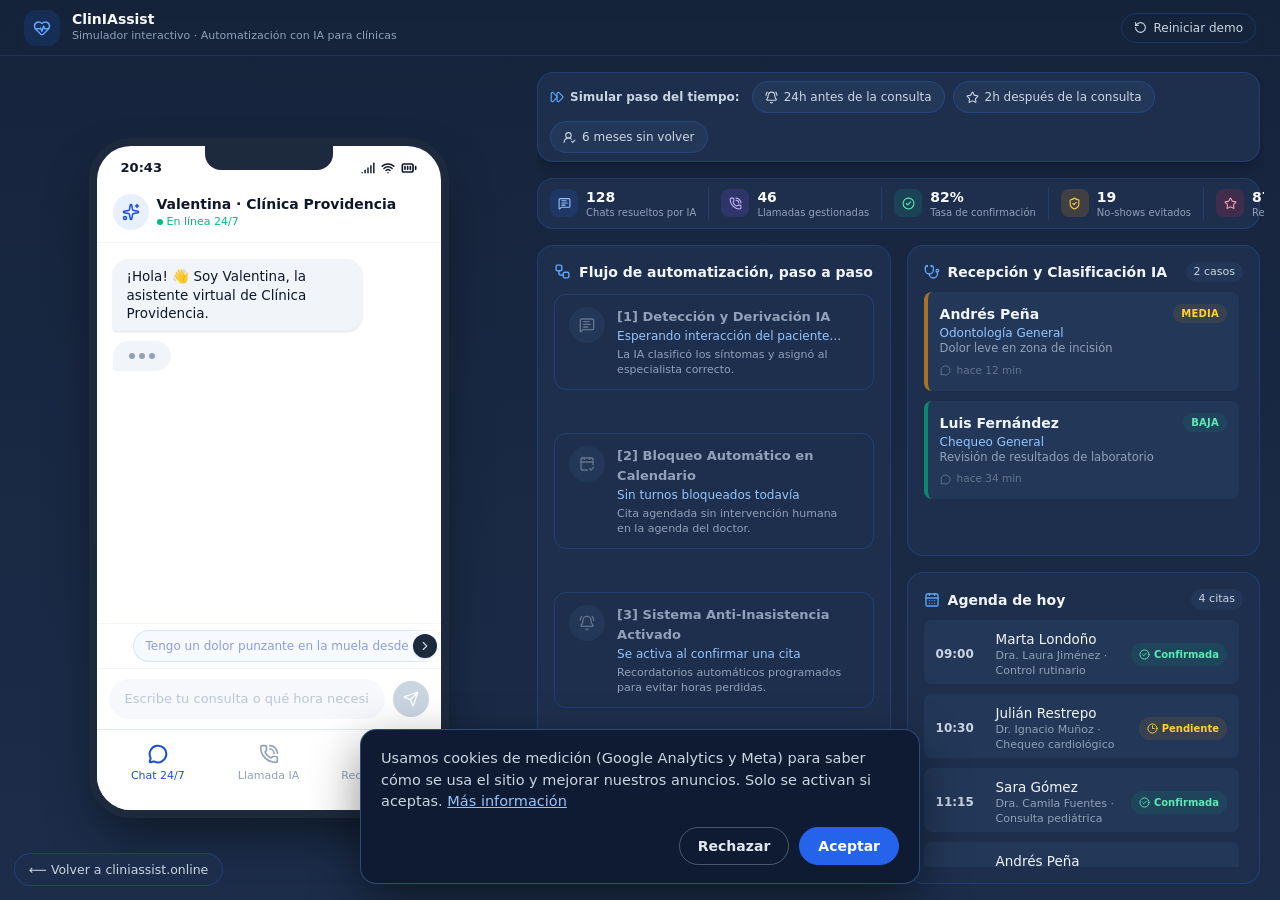
<file: simulador/index.html>
<!DOCTYPE html>
<html lang="es-CL">
<head>
<meta charset="UTF-8">
<meta name="viewport" content="width=device-width, initial-scale=1.0">
<meta http-equiv="Content-Security-Policy" content="default-src 'self'; script-src 'self' https://www.googletagmanager.com https://connect.facebook.net; style-src 'self' 'unsafe-inline' https://fonts.googleapis.com; font-src 'self' https://fonts.gstatic.com; img-src 'self' data: https://*.google-analytics.com https://*.googletagmanager.com https://www.facebook.com; media-src 'self'; connect-src 'self' https://*.google-analytics.com https://*.analytics.google.com https://*.googletagmanager.com https://www.facebook.com https://connect.facebook.net; frame-src 'none'; object-src 'none'; base-uri 'self'; form-action 'self'; upgrade-insecure-requests">
<meta name="referrer" content="strict-origin-when-cross-origin">
<title>Simulador Interactivo — ClinIAssist</title>
<meta name="description" content="Prueba en vivo cómo ClinIAssist automatiza el chat 24/7, la llamada de recepción, los recordatorios anti-inasistencias y el panel clínico de tu clínica.">
<meta name="robots" content="noindex, follow">
<link rel="canonical" href="https://cliniassist.online/simulador/">
<link rel="icon" type="image/png" href="/assets/favicon.png">
<link rel="apple-touch-icon" href="/assets/favicon.png">

<meta property="og:type" content="website">
<meta property="og:site_name" content="ClinIAssist">
<meta property="og:title" content="Simulador Interactivo — ClinIAssist">
<meta property="og:description" content="Prueba en vivo cómo ClinIAssist automatiza el chat 24/7, la llamada de recepción, los recordatorios anti-inasistencias y el panel clínico de tu clínica.">
<meta property="og:url" content="https://cliniassist.online/simulador/">
<meta property="og:image" content="https://cliniassist.online/og-image.jpg">
<meta name="twitter:card" content="summary_large_image">

<link rel="stylesheet" href="/assets/simulador/index-CY5AnURW.css">
<style>
  /* Matches the simulator's own dark navy background so there is no flash
     of the site's light theme while the bundle loads. */
  html, body { background: #16233b; margin: 0; }

  .back-to-site {
    position: fixed;
    left: 14px;
    bottom: 14px;
    z-index: 9999;
    display: inline-flex;
    align-items: center;
    gap: 6px;
    padding: 8px 14px;
    border-radius: 999px;
    background: rgba(30, 47, 77, 0.9);
    border: 1px solid rgba(37, 99, 235, 0.3);
    color: #cbd5e1;
    font: 500 12.5px 'Segoe UI', system-ui, sans-serif;
    text-decoration: none;
    backdrop-filter: blur(6px);
    transition: background 0.2s ease, color 0.2s ease;
  }
  .back-to-site:hover { background: rgba(37, 99, 235, 0.25); color: #fff; }

  /* Below md, the simulator's own floating view-toggle occupies this same
     bottom strip — the site link steps aside; mobile has native back gesture. */
  @media (max-width: 767px) {
    .back-to-site { display: none; }
  }
</style>
</head>
<body>
  <div id="root"></div>
  <a class="back-to-site" href="/">⟵ Volver a cliniassist.online</a>
  <script type="module" src="/assets/simulador/index-CH_fwlDB.js"></script>
  <script src="/js/consent.js"></script>
</body>
</html>
</file>
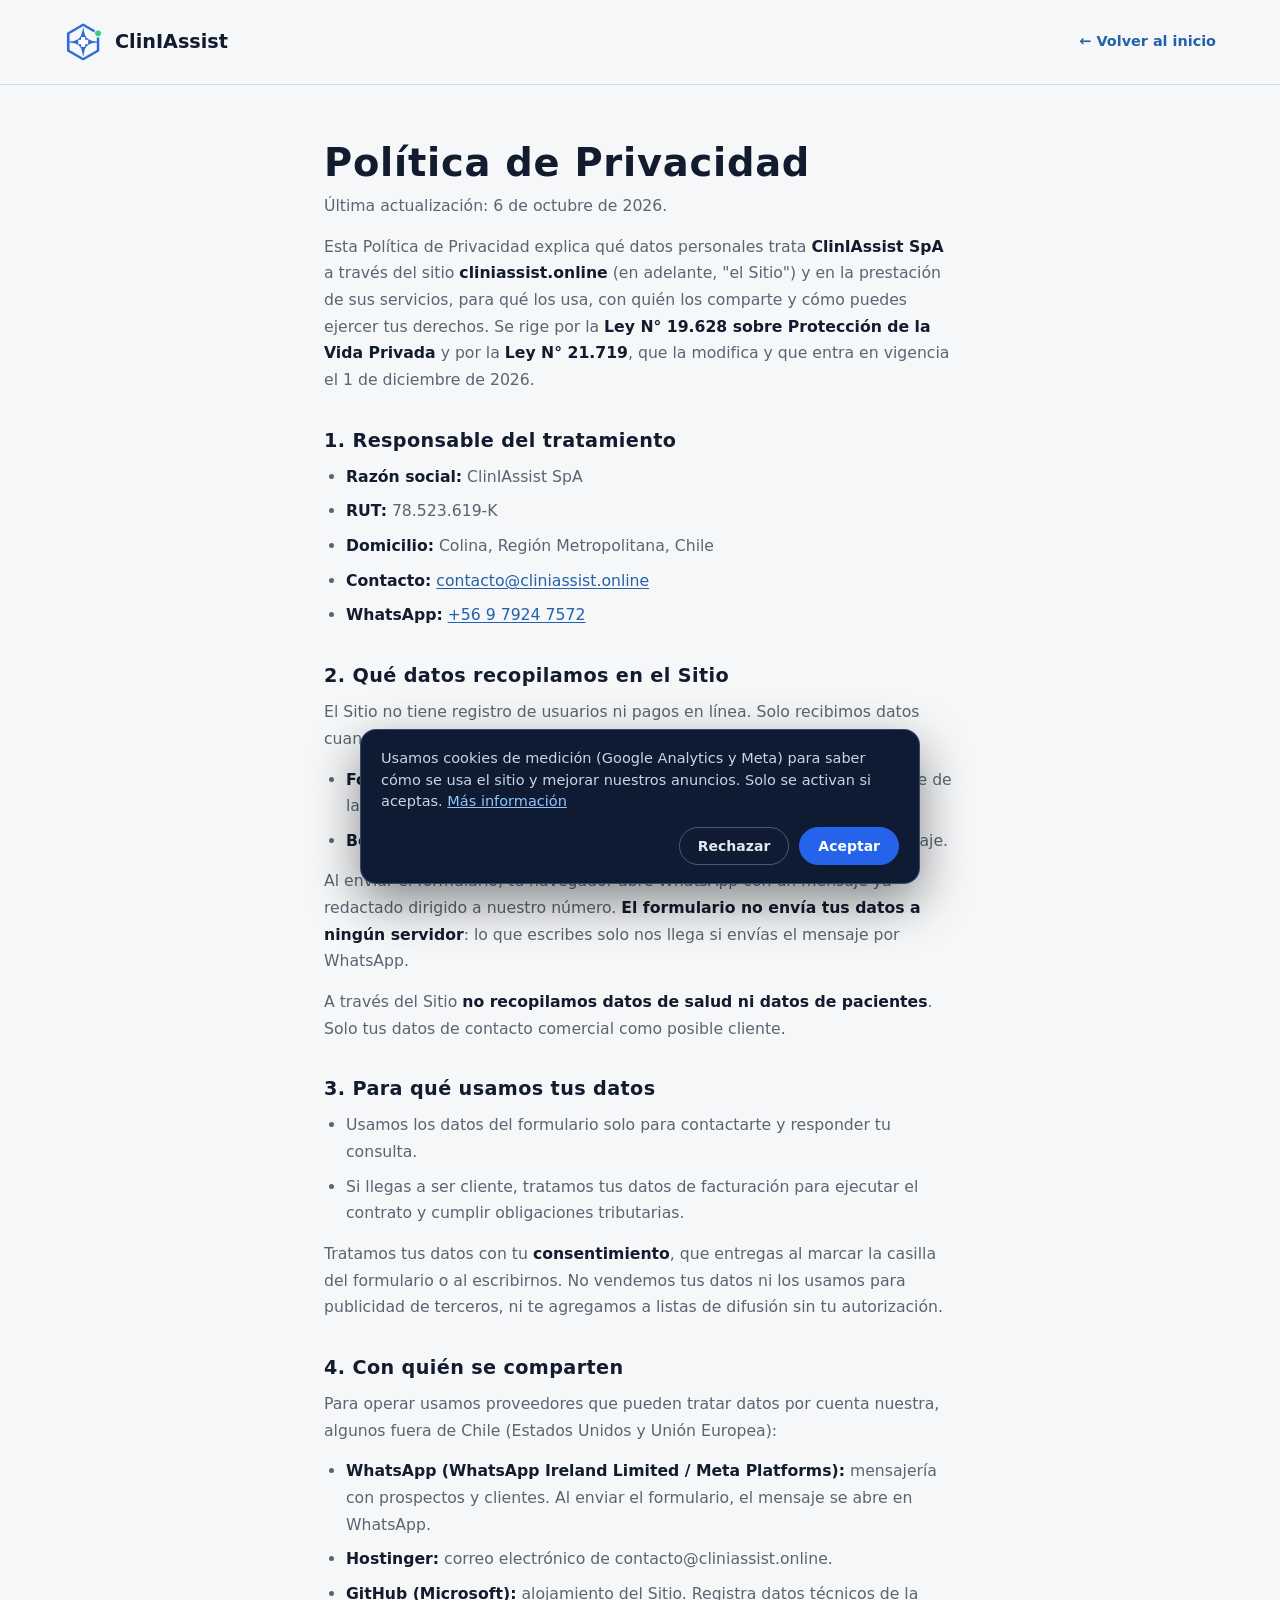
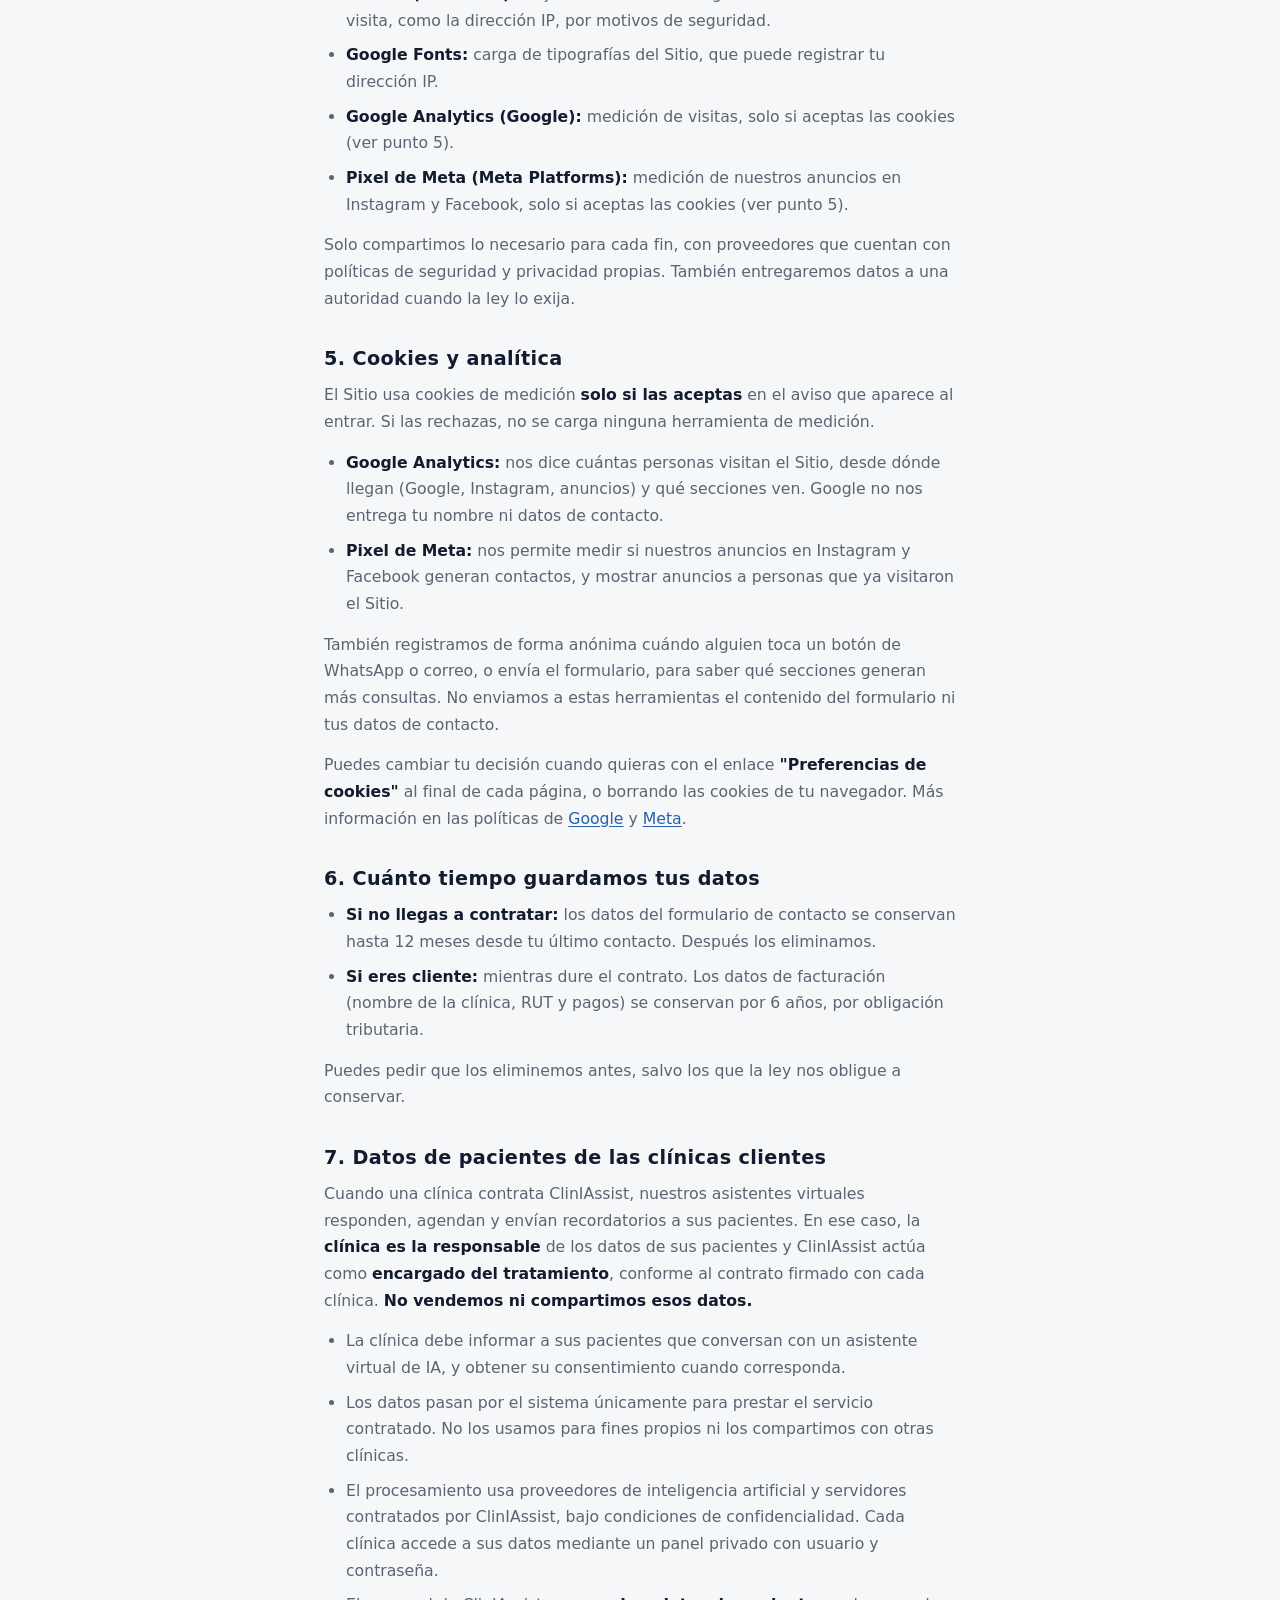
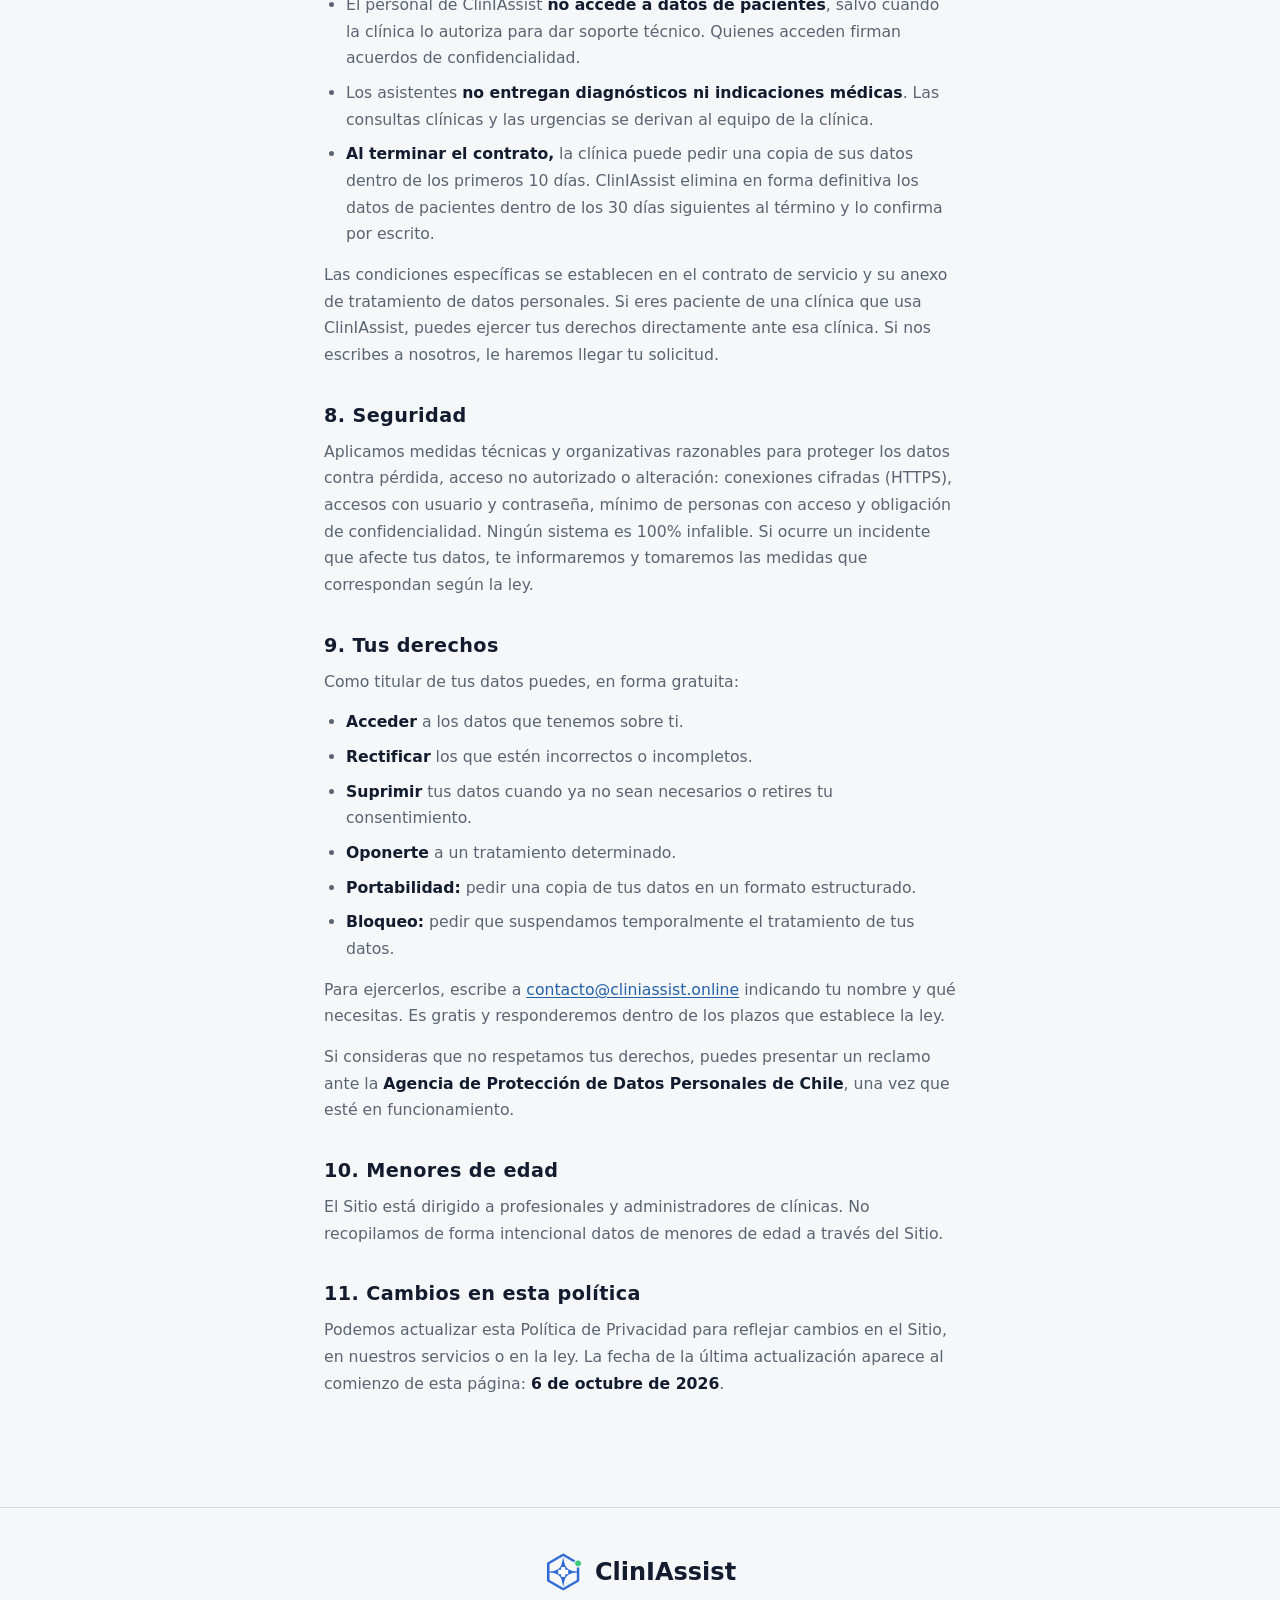
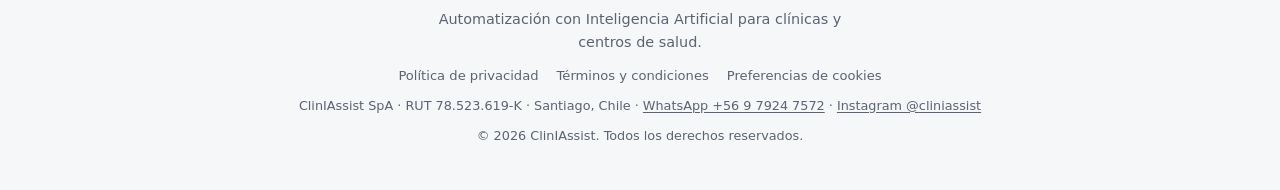
<file: privacidad.html>
<!DOCTYPE html>
<html lang="es-CL">
<head>
<meta charset="UTF-8">
<meta name="viewport" content="width=device-width, initial-scale=1.0">
<meta http-equiv="Content-Security-Policy" content="default-src 'self'; script-src 'self' https://www.googletagmanager.com https://connect.facebook.net; style-src 'self' 'unsafe-inline' https://fonts.googleapis.com; font-src 'self' https://fonts.gstatic.com; img-src 'self' data: https://*.google-analytics.com https://*.googletagmanager.com https://www.facebook.com; media-src 'self'; connect-src 'self' https://*.google-analytics.com https://*.analytics.google.com https://*.googletagmanager.com https://www.facebook.com https://connect.facebook.net; frame-src 'none'; object-src 'none'; base-uri 'self'; form-action 'self'; upgrade-insecure-requests">
<meta name="referrer" content="strict-origin-when-cross-origin">
<title>Política de Privacidad — ClinIAssist</title>
<meta name="description" content="Política de privacidad de ClinIAssist SpA (Chile): qué datos tratamos, para qué, con quién se comparten y cómo ejercer tus derechos según la Ley 19.628.">
<meta name="robots" content="noindex">
<link rel="canonical" href="https://cliniassist.online/privacidad.html">
<link rel="icon" type="image/png" href="assets/favicon.png">
<link rel="apple-touch-icon" href="assets/favicon.png">

<link rel="preconnect" href="https://fonts.googleapis.com">
<link rel="preconnect" href="https://fonts.gstatic.com" crossorigin>
<link href="https://fonts.googleapis.com/css2?family=Manrope:wght@400;500;600;700&family=Nunito:wght@700;800&family=Plus+Jakarta+Sans:wght@500;600;700;800&family=IBM+Plex+Mono:wght@500;600&display=swap" rel="stylesheet">
<link rel="stylesheet" href="css/style.css">
</head>
<body>

<header class="legal-header">
  <div class="container">
    <a href="/" class="logo">
      <img class="logo-mark logo-mark-light" src="assets/logo.png" alt="Logo de ClinIAssist" width="40" height="40">
      <img class="logo-mark logo-mark-dark" src="assets/logo-white.png" alt="Logo de ClinIAssist" width="40" height="40">
      <span class="logo-text">ClinIAssist</span>
    </a>
    <a href="/" class="legal-back">← Volver al inicio</a>
  </div>
</header>

<main class="legal-main">
  <div class="container">
    <h1>Política de Privacidad</h1>
    <p class="legal-updated">Última actualización: 6 de octubre de 2026.</p>

    <p>Esta Política de Privacidad explica qué datos personales trata <strong>ClinIAssist SpA</strong> a través del sitio <strong>cliniassist.online</strong> (en adelante, "el Sitio") y en la prestación de sus servicios, para qué los usa, con quién los comparte y cómo puedes ejercer tus derechos. Se rige por la <strong>Ley N° 19.628 sobre Protección de la Vida Privada</strong> y por la <strong>Ley N° 21.719</strong>, que la modifica y que entra en vigencia el 1 de diciembre de 2026.</p>

    <h2>1. Responsable del tratamiento</h2>
    <ul>
      <li><strong>Razón social:</strong> ClinIAssist SpA</li>
      <li><strong>RUT:</strong> 78.523.619-K</li>
      <li><strong>Domicilio:</strong> Colina, Región Metropolitana, Chile</li>
      <li><strong>Contacto:</strong> <a href="mailto:contacto@cliniassist.online">contacto@cliniassist.online</a></li>
      <li><strong>WhatsApp:</strong> <a href="https://wa.me/56979247572" target="_blank" rel="noopener">+56 9 7924 7572</a></li>
    </ul>

    <h2>2. Qué datos recopilamos en el Sitio</h2>
    <p>El Sitio no tiene registro de usuarios ni pagos en línea. Solo recibimos datos cuando tú decides contactarnos:</p>
    <ul>
      <li><strong>Formulario "Hablemos de tu clínica":</strong> nombre del profesional, nombre de la clínica, número de WhatsApp y especialidad.</li>
      <li><strong>Botones de WhatsApp y correo:</strong> los datos que tú incluyas en tu mensaje.</li>
    </ul>
    <p>Al enviar el formulario, tu navegador abre WhatsApp con un mensaje ya redactado dirigido a nuestro número. <strong>El formulario no envía tus datos a ningún servidor</strong>: lo que escribes solo nos llega si envías el mensaje por WhatsApp.</p>
    <p>A través del Sitio <strong>no recopilamos datos de salud ni datos de pacientes</strong>. Solo tus datos de contacto comercial como posible cliente.</p>

    <h2>3. Para qué usamos tus datos</h2>
    <ul>
      <li>Usamos los datos del formulario solo para contactarte y responder tu consulta.</li>
      <li>Si llegas a ser cliente, tratamos tus datos de facturación para ejecutar el contrato y cumplir obligaciones tributarias.</li>
    </ul>
    <p>Tratamos tus datos con tu <strong>consentimiento</strong>, que entregas al marcar la casilla del formulario o al escribirnos. No vendemos tus datos ni los usamos para publicidad de terceros, ni te agregamos a listas de difusión sin tu autorización.</p>

    <h2>4. Con quién se comparten</h2>
    <p>Para operar usamos proveedores que pueden tratar datos por cuenta nuestra, algunos fuera de Chile (Estados Unidos y Unión Europea):</p>
    <ul>
      <li><strong>WhatsApp (WhatsApp Ireland Limited / Meta Platforms):</strong> mensajería con prospectos y clientes. Al enviar el formulario, el mensaje se abre en WhatsApp.</li>
      <li><strong>Hostinger:</strong> correo electrónico de contacto@cliniassist.online.</li>
      <li><strong>GitHub (Microsoft):</strong> alojamiento del Sitio. Registra datos técnicos de la visita, como la dirección IP, por motivos de seguridad.</li>
      <li><strong>Google Fonts:</strong> carga de tipografías del Sitio, que puede registrar tu dirección IP.</li>
      <li><strong>Google Analytics (Google):</strong> medición de visitas, solo si aceptas las cookies (ver punto 5).</li>
      <li><strong>Pixel de Meta (Meta Platforms):</strong> medición de nuestros anuncios en Instagram y Facebook, solo si aceptas las cookies (ver punto 5).</li>
    </ul>
    <p>Solo compartimos lo necesario para cada fin, con proveedores que cuentan con políticas de seguridad y privacidad propias. También entregaremos datos a una autoridad cuando la ley lo exija.</p>

    <h2 id="cookies">5. Cookies y analítica</h2>
    <p>El Sitio usa cookies de medición <strong>solo si las aceptas</strong> en el aviso que aparece al entrar. Si las rechazas, no se carga ninguna herramienta de medición.</p>
    <ul>
      <li><strong>Google Analytics:</strong> nos dice cuántas personas visitan el Sitio, desde dónde llegan (Google, Instagram, anuncios) y qué secciones ven. Google no nos entrega tu nombre ni datos de contacto.</li>
      <li><strong>Pixel de Meta:</strong> nos permite medir si nuestros anuncios en Instagram y Facebook generan contactos, y mostrar anuncios a personas que ya visitaron el Sitio.</li>
    </ul>
    <p>También registramos de forma anónima cuándo alguien toca un botón de WhatsApp o correo, o envía el formulario, para saber qué secciones generan más consultas. No enviamos a estas herramientas el contenido del formulario ni tus datos de contacto.</p>
    <p>Puedes cambiar tu decisión cuando quieras con el enlace <strong>"Preferencias de cookies"</strong> al final de cada página, o borrando las cookies de tu navegador. Más información en las políticas de <a href="https://policies.google.com/privacy" target="_blank" rel="noopener">Google</a> y <a href="https://www.facebook.com/privacy/policy" target="_blank" rel="noopener">Meta</a>.</p>

    <h2>6. Cuánto tiempo guardamos tus datos</h2>
    <ul>
      <li><strong>Si no llegas a contratar:</strong> los datos del formulario de contacto se conservan hasta 12 meses desde tu último contacto. Después los eliminamos.</li>
      <li><strong>Si eres cliente:</strong> mientras dure el contrato. Los datos de facturación (nombre de la clínica, RUT y pagos) se conservan por 6 años, por obligación tributaria.</li>
    </ul>
    <p>Puedes pedir que los eliminemos antes, salvo los que la ley nos obligue a conservar.</p>

    <h2>7. Datos de pacientes de las clínicas clientes</h2>
    <p>Cuando una clínica contrata ClinIAssist, nuestros asistentes virtuales responden, agendan y envían recordatorios a sus pacientes. En ese caso, la <strong>clínica es la responsable</strong> de los datos de sus pacientes y ClinIAssist actúa como <strong>encargado del tratamiento</strong>, conforme al contrato firmado con cada clínica. <strong>No vendemos ni compartimos esos datos.</strong></p>
    <ul>
      <li>La clínica debe informar a sus pacientes que conversan con un asistente virtual de IA, y obtener su consentimiento cuando corresponda.</li>
      <li>Los datos pasan por el sistema únicamente para prestar el servicio contratado. No los usamos para fines propios ni los compartimos con otras clínicas.</li>
      <li>El procesamiento usa proveedores de inteligencia artificial y servidores contratados por ClinIAssist, bajo condiciones de confidencialidad. Cada clínica accede a sus datos mediante un panel privado con usuario y contraseña.</li>
      <li>El personal de ClinIAssist <strong>no accede a datos de pacientes</strong>, salvo cuando la clínica lo autoriza para dar soporte técnico. Quienes acceden firman acuerdos de confidencialidad.</li>
      <li>Los asistentes <strong>no entregan diagnósticos ni indicaciones médicas</strong>. Las consultas clínicas y las urgencias se derivan al equipo de la clínica.</li>
      <li><strong>Al terminar el contrato,</strong> la clínica puede pedir una copia de sus datos dentro de los primeros 10 días. ClinIAssist elimina en forma definitiva los datos de pacientes dentro de los 30 días siguientes al término y lo confirma por escrito.</li>
    </ul>
    <p>Las condiciones específicas se establecen en el contrato de servicio y su anexo de tratamiento de datos personales. Si eres paciente de una clínica que usa ClinIAssist, puedes ejercer tus derechos directamente ante esa clínica. Si nos escribes a nosotros, le haremos llegar tu solicitud.</p>

    <h2>8. Seguridad</h2>
    <p>Aplicamos medidas técnicas y organizativas razonables para proteger los datos contra pérdida, acceso no autorizado o alteración: conexiones cifradas (HTTPS), accesos con usuario y contraseña, mínimo de personas con acceso y obligación de confidencialidad. Ningún sistema es 100% infalible. Si ocurre un incidente que afecte tus datos, te informaremos y tomaremos las medidas que correspondan según la ley.</p>

    <h2>9. Tus derechos</h2>
    <p>Como titular de tus datos puedes, en forma gratuita:</p>
    <ul>
      <li><strong>Acceder</strong> a los datos que tenemos sobre ti.</li>
      <li><strong>Rectificar</strong> los que estén incorrectos o incompletos.</li>
      <li><strong>Suprimir</strong> tus datos cuando ya no sean necesarios o retires tu consentimiento.</li>
      <li><strong>Oponerte</strong> a un tratamiento determinado.</li>
      <li><strong>Portabilidad:</strong> pedir una copia de tus datos en un formato estructurado.</li>
      <li><strong>Bloqueo:</strong> pedir que suspendamos temporalmente el tratamiento de tus datos.</li>
    </ul>
    <p>Para ejercerlos, escribe a <a href="mailto:contacto@cliniassist.online">contacto@cliniassist.online</a> indicando tu nombre y qué necesitas. Es gratis y responderemos dentro de los plazos que establece la ley.</p>
    <p>Si consideras que no respetamos tus derechos, puedes presentar un reclamo ante la <strong>Agencia de Protección de Datos Personales de Chile</strong>, una vez que esté en funcionamiento.</p>

    <h2>10. Menores de edad</h2>
    <p>El Sitio está dirigido a profesionales y administradores de clínicas. No recopilamos de forma intencional datos de menores de edad a través del Sitio.</p>

    <h2>11. Cambios en esta política</h2>
    <p>Podemos actualizar esta Política de Privacidad para reflejar cambios en el Sitio, en nuestros servicios o en la ley. La fecha de la última actualización aparece al comienzo de esta página: <strong>6 de octubre de 2026</strong>.</p>
  </div>
</main>

<footer class="site-footer">
  <div class="container footer-inner">
    <span class="logo">
      <img class="logo-mark logo-mark-light" src="assets/logo.png" alt="Logo de ClinIAssist" width="40" height="40">
      <img class="logo-mark logo-mark-dark" src="assets/logo-white.png" alt="Logo de ClinIAssist" width="40" height="40">
      <span class="logo-text">ClinIAssist</span>
    </span>
    <p class="footer-tag">Automatización con Inteligencia Artificial para clínicas y centros de salud.</p>
    <nav class="footer-links" aria-label="Legal">
      <a href="/privacidad.html">Política de privacidad</a>
      <a href="/terminos.html">Términos y condiciones</a>
      <a href="#" data-cookie-prefs>Preferencias de cookies</a>
    </nav>
    <p class="footer-copy">ClinIAssist SpA · RUT 78.523.619-K · Santiago, Chile · <a href="https://wa.me/56979247572" target="_blank" rel="noopener">WhatsApp +56 9 7924 7572</a> · <a href="https://www.instagram.com/cliniassist/" target="_blank" rel="noopener">Instagram @cliniassist</a></p>
    <p class="footer-copy">© <span id="year">2026</span> ClinIAssist. Todos los derechos reservados.</p>
  </div>
</footer>

<script src="js/script.js"></script>
<script src="js/consent.js"></script>
</body>
</html>
</file>
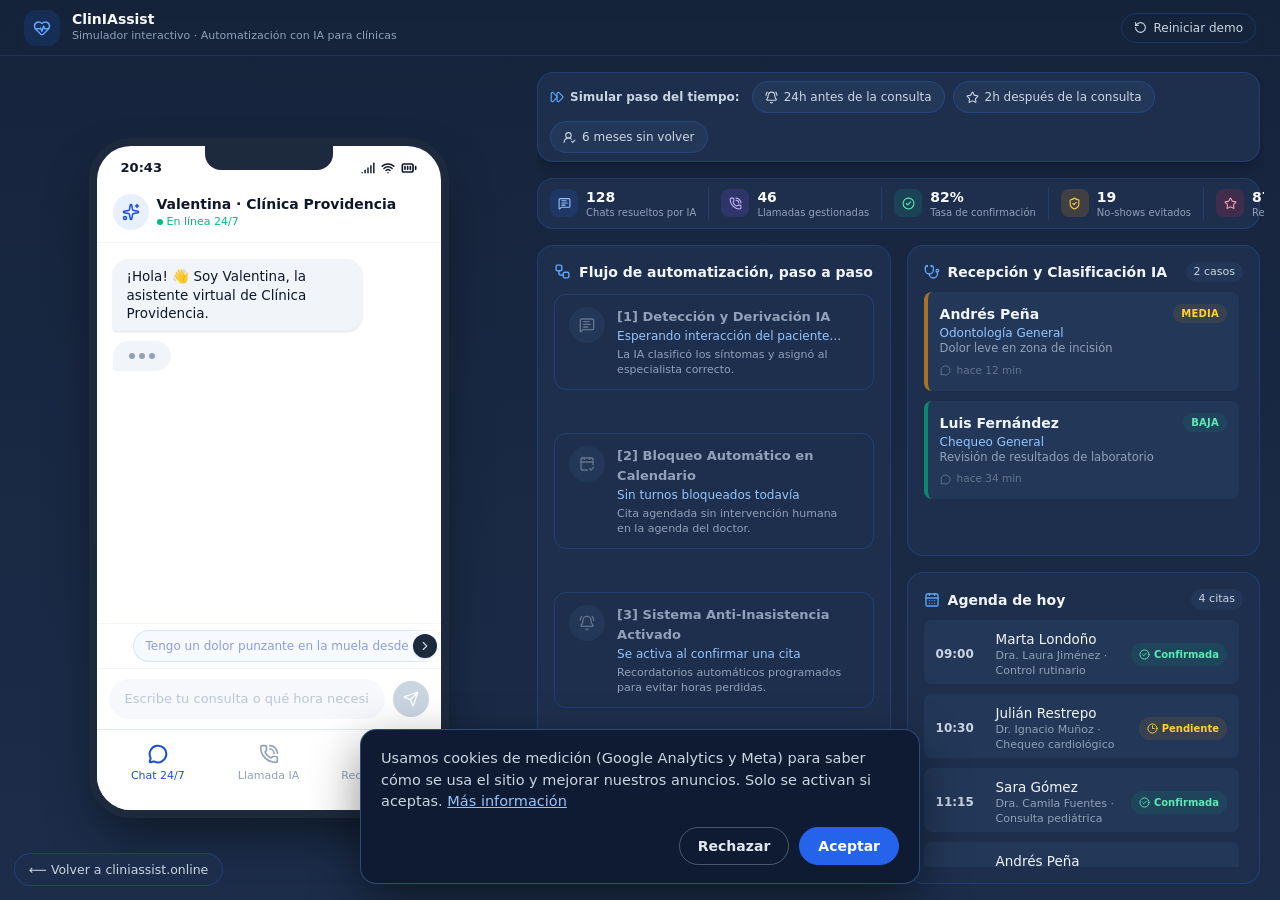
<file: simulador.html>
<!DOCTYPE html>
<html lang="es">
<head>
<meta charset="UTF-8">
<title>Simulador Interactivo — ClinIAssist</title>
<link rel="canonical" href="https://cliniassist.online/simulador/">
<meta http-equiv="refresh" content="0; url=/simulador/">
<script>location.replace('/simulador/');</script>
</head>
<body>
  <p>El simulador se movió a <a href="/simulador/">cliniassist.online/simulador/</a>.</p>
</body>
</html>
</file>
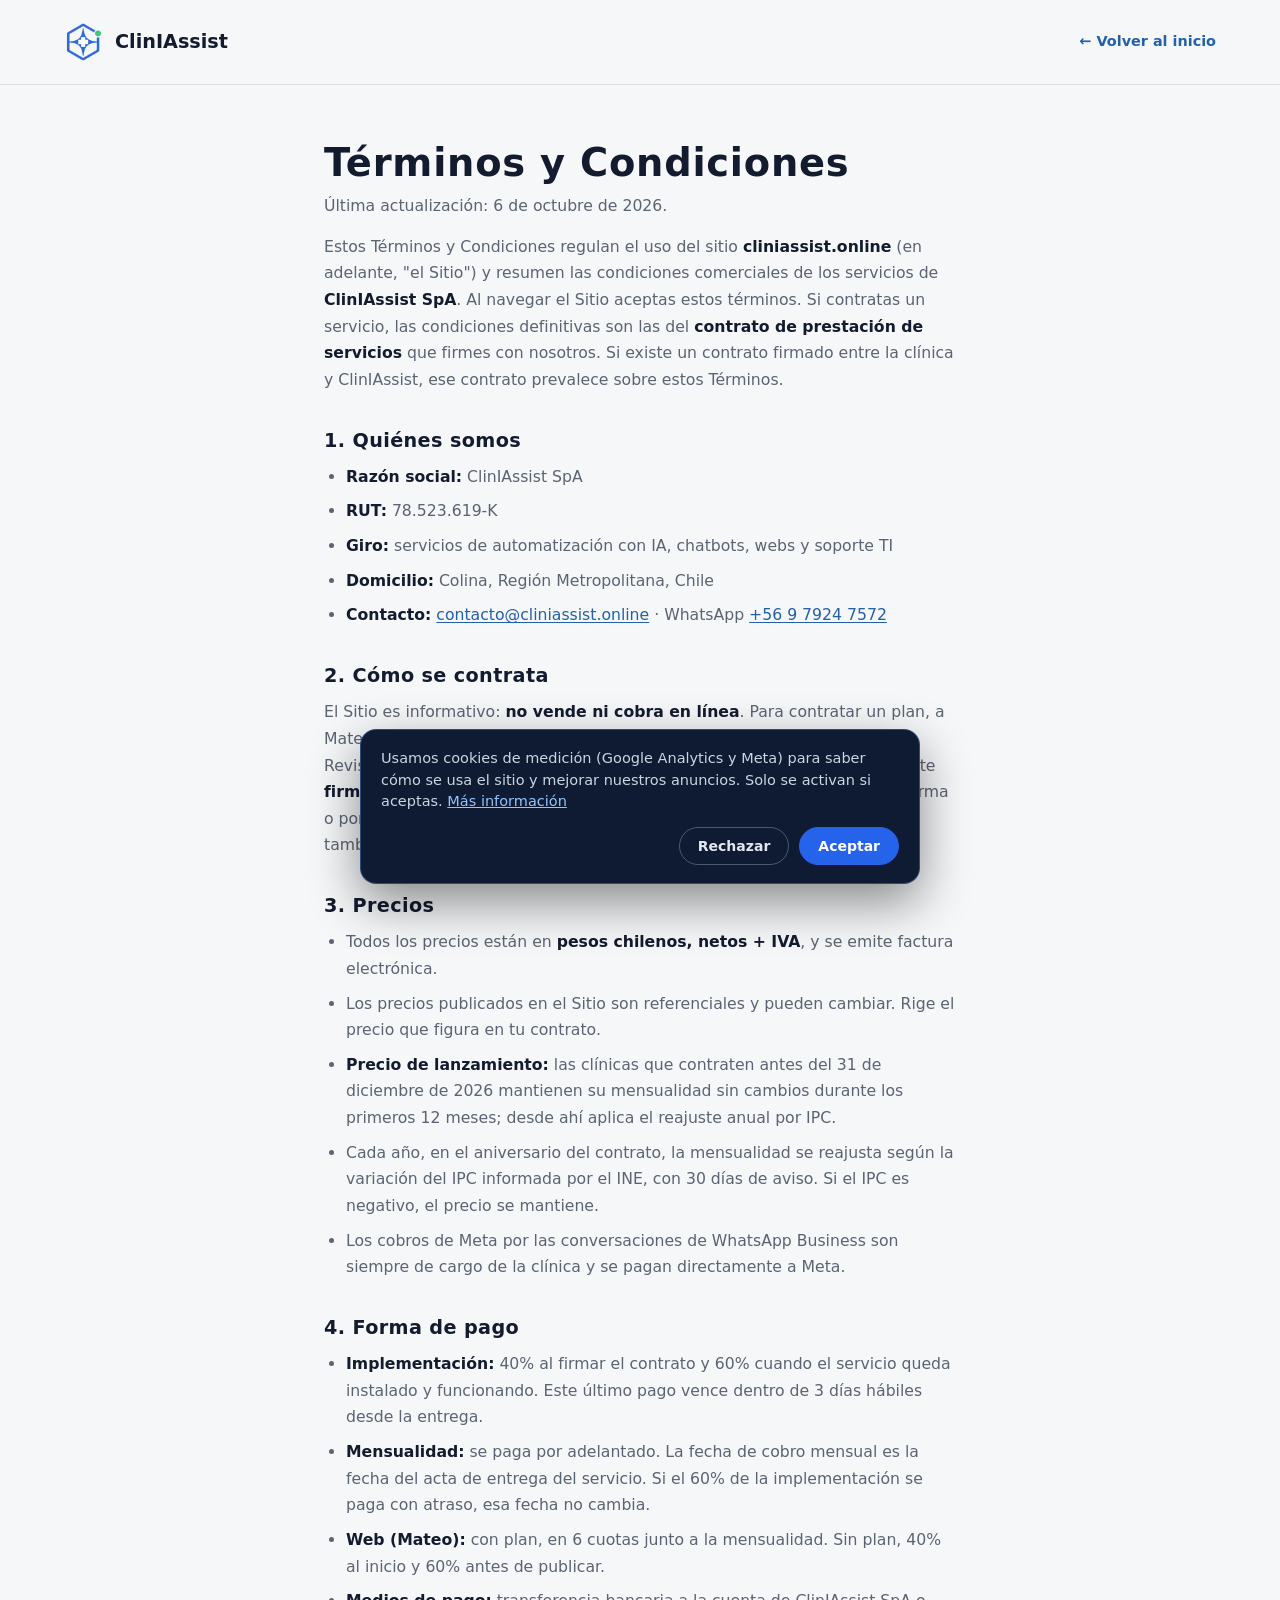
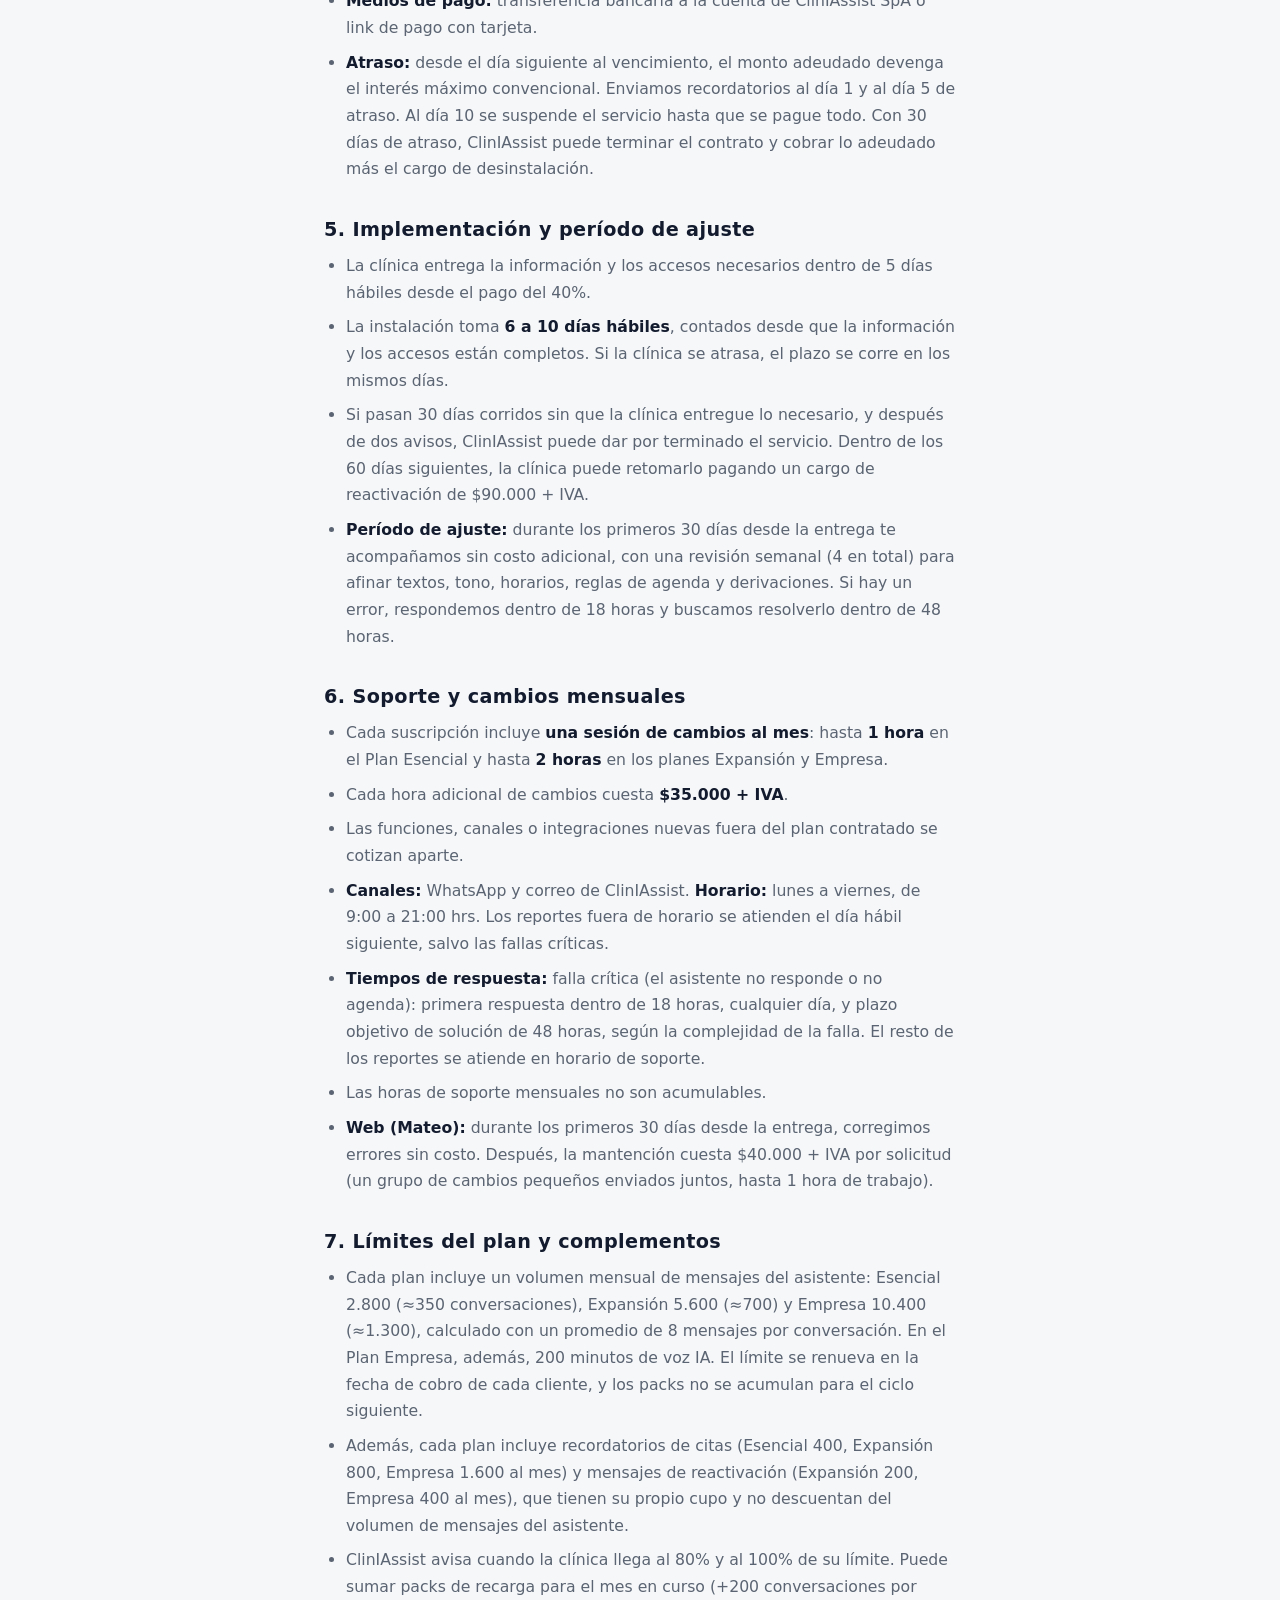
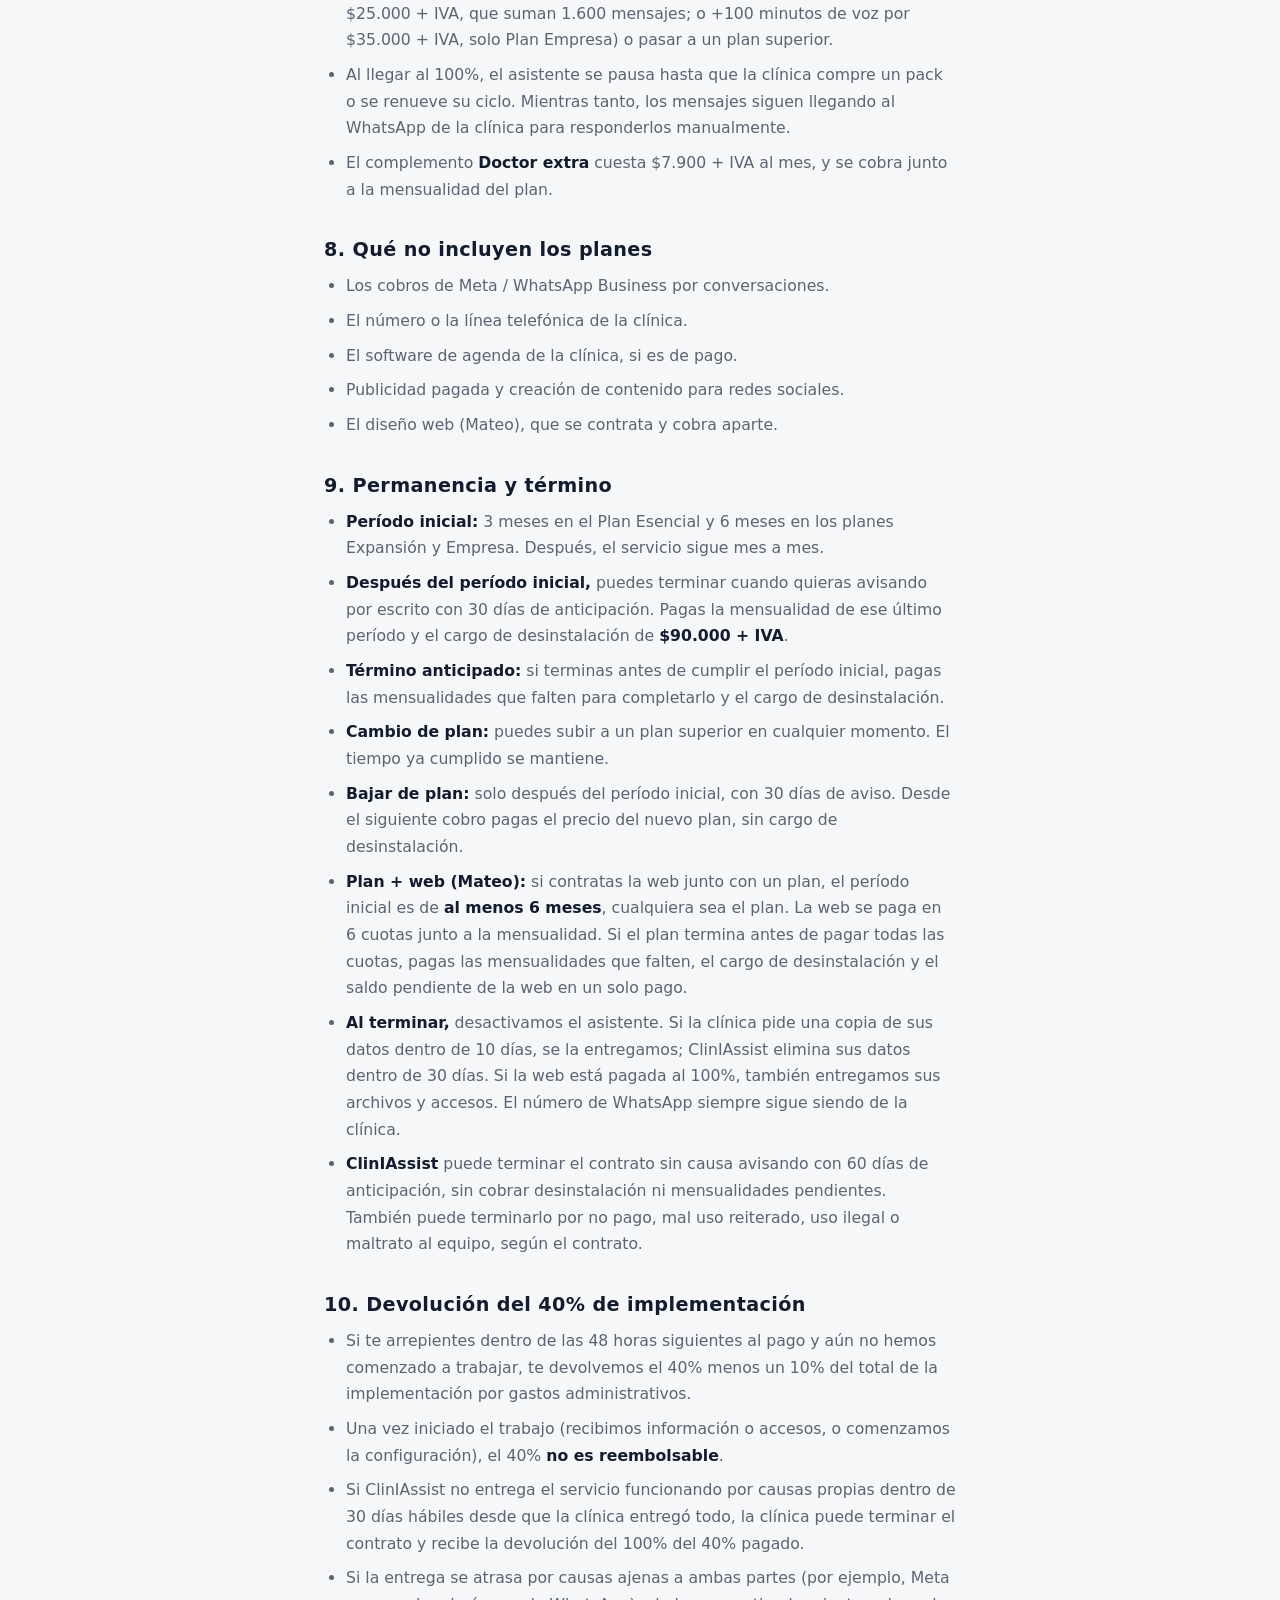
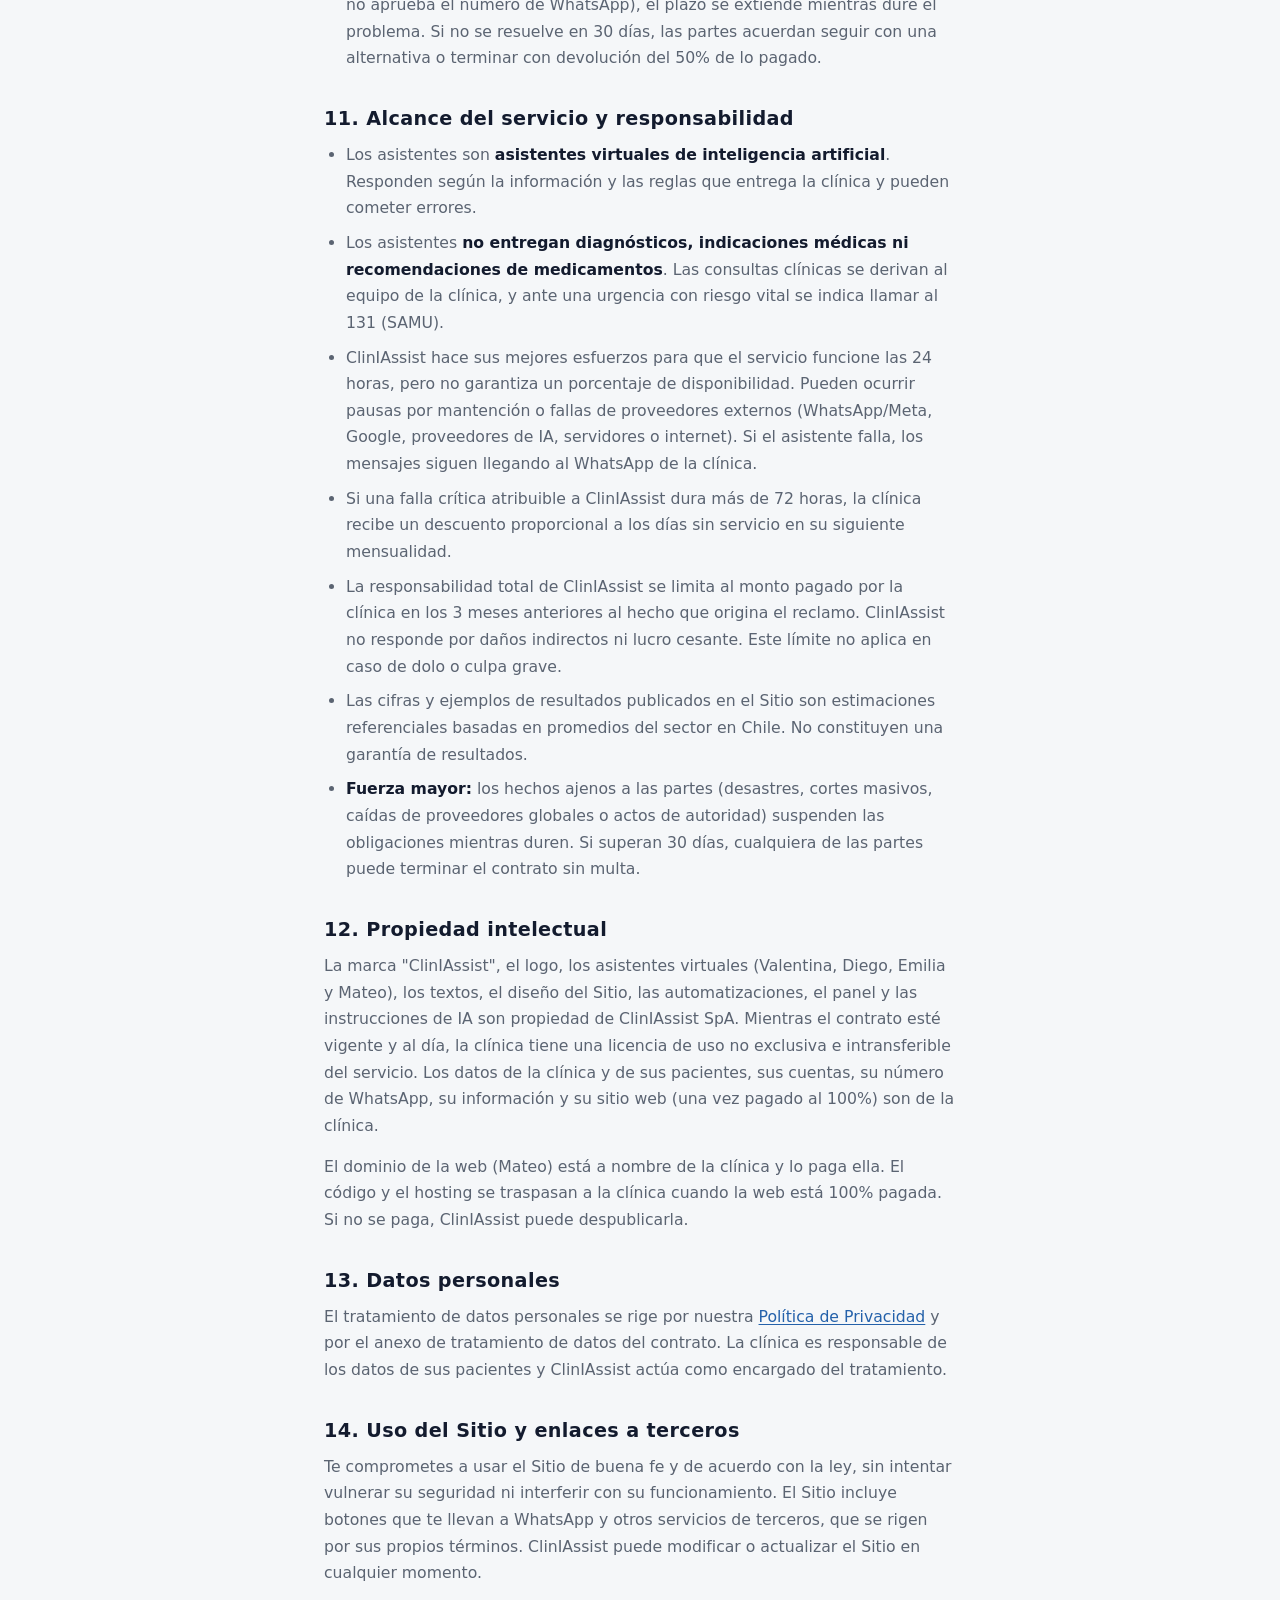
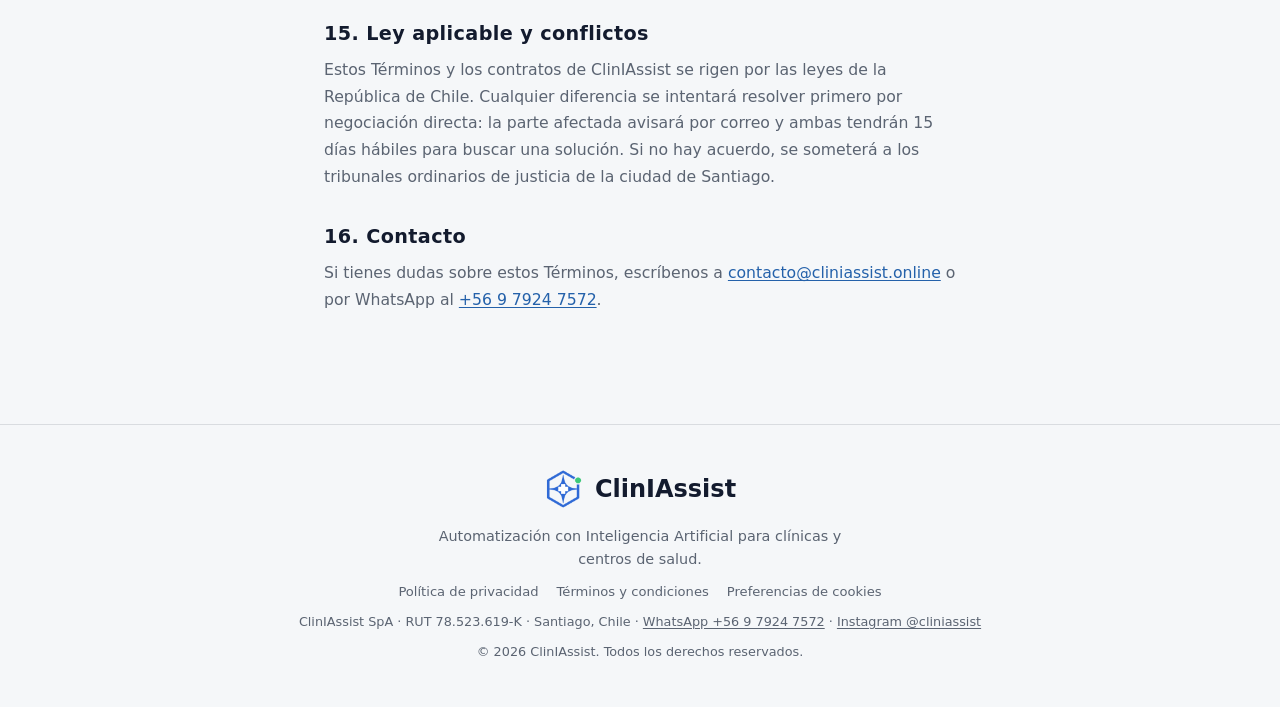
<file: terminos.html>
<!DOCTYPE html>
<html lang="es-CL">
<head>
<meta charset="UTF-8">
<meta name="viewport" content="width=device-width, initial-scale=1.0">
<meta http-equiv="Content-Security-Policy" content="default-src 'self'; script-src 'self' https://www.googletagmanager.com https://connect.facebook.net; style-src 'self' 'unsafe-inline' https://fonts.googleapis.com; font-src 'self' https://fonts.gstatic.com; img-src 'self' data: https://*.google-analytics.com https://*.googletagmanager.com https://www.facebook.com; media-src 'self'; connect-src 'self' https://*.google-analytics.com https://*.analytics.google.com https://*.googletagmanager.com https://www.facebook.com https://connect.facebook.net; frame-src 'none'; object-src 'none'; base-uri 'self'; form-action 'self'; upgrade-insecure-requests">
<meta name="referrer" content="strict-origin-when-cross-origin">
<title>Términos y Condiciones — ClinIAssist</title>
<meta name="description" content="Términos y condiciones de ClinIAssist SpA: cómo se contrata, precios, pagos, soporte, permanencia y término de los servicios.">
<meta name="robots" content="noindex">
<link rel="canonical" href="https://cliniassist.online/terminos.html">
<link rel="icon" type="image/png" href="assets/favicon.png">
<link rel="apple-touch-icon" href="assets/favicon.png">

<link rel="preconnect" href="https://fonts.googleapis.com">
<link rel="preconnect" href="https://fonts.gstatic.com" crossorigin>
<link href="https://fonts.googleapis.com/css2?family=Manrope:wght@400;500;600;700&family=Nunito:wght@700;800&family=Plus+Jakarta+Sans:wght@500;600;700;800&family=IBM+Plex+Mono:wght@500;600&display=swap" rel="stylesheet">
<link rel="stylesheet" href="css/style.css">
</head>
<body>

<header class="legal-header">
  <div class="container">
    <a href="/" class="logo">
      <img class="logo-mark logo-mark-light" src="assets/logo.png" alt="Logo de ClinIAssist" width="40" height="40">
      <img class="logo-mark logo-mark-dark" src="assets/logo-white.png" alt="Logo de ClinIAssist" width="40" height="40">
      <span class="logo-text">ClinIAssist</span>
    </a>
    <a href="/" class="legal-back">← Volver al inicio</a>
  </div>
</header>

<main class="legal-main">
  <div class="container">
    <h1>Términos y Condiciones</h1>
    <p class="legal-updated">Última actualización: 6 de octubre de 2026.</p>

    <p>Estos Términos y Condiciones regulan el uso del sitio <strong>cliniassist.online</strong> (en adelante, "el Sitio") y resumen las condiciones comerciales de los servicios de <strong>ClinIAssist SpA</strong>. Al navegar el Sitio aceptas estos términos. Si contratas un servicio, las condiciones definitivas son las del <strong>contrato de prestación de servicios</strong> que firmes con nosotros. Si existe un contrato firmado entre la clínica y ClinIAssist, ese contrato prevalece sobre estos Términos.</p>

    <h2>1. Quiénes somos</h2>
    <ul>
      <li><strong>Razón social:</strong> ClinIAssist SpA</li>
      <li><strong>RUT:</strong> 78.523.619-K</li>
      <li><strong>Giro:</strong> servicios de automatización con IA, chatbots, webs y soporte TI</li>
      <li><strong>Domicilio:</strong> Colina, Región Metropolitana, Chile</li>
      <li><strong>Contacto:</strong> <a href="mailto:contacto@cliniassist.online">contacto@cliniassist.online</a> · WhatsApp <a href="https://wa.me/56979247572" target="_blank" rel="noopener">+56 9 7924 7572</a></li>
    </ul>

    <h2>2. Cómo se contrata</h2>
    <p>El Sitio es informativo: <strong>no vende ni cobra en línea</strong>. Para contratar un plan, a Mateo (web) o un complemento, debes escribirnos por WhatsApp o correo. Revisamos tu clínica contigo, te enviamos el contrato y lo firmamos mediante <strong>firma electrónica simple</strong> (Ley N° 19.799), ya sea en una plataforma de firma o por aceptación expresa por correo. El pago del 40% de la implementación también confirma la aceptación del contrato.</p>

    <h2>3. Precios</h2>
    <ul>
      <li>Todos los precios están en <strong>pesos chilenos, netos + IVA</strong>, y se emite factura electrónica.</li>
      <li>Los precios publicados en el Sitio son referenciales y pueden cambiar. Rige el precio que figura en tu contrato.</li>
      <li><strong>Precio de lanzamiento:</strong> las clínicas que contraten antes del 31 de diciembre de 2026 mantienen su mensualidad sin cambios durante los primeros 12 meses; desde ahí aplica el reajuste anual por IPC.</li>
      <li>Cada año, en el aniversario del contrato, la mensualidad se reajusta según la variación del IPC informada por el INE, con 30 días de aviso. Si el IPC es negativo, el precio se mantiene.</li>
      <li>Los cobros de Meta por las conversaciones de WhatsApp Business son siempre de cargo de la clínica y se pagan directamente a Meta.</li>
    </ul>

    <h2>4. Forma de pago</h2>
    <ul>
      <li><strong>Implementación:</strong> 40% al firmar el contrato y 60% cuando el servicio queda instalado y funcionando. Este último pago vence dentro de 3 días hábiles desde la entrega.</li>
      <li><strong>Mensualidad:</strong> se paga por adelantado. La fecha de cobro mensual es la fecha del acta de entrega del servicio. Si el 60% de la implementación se paga con atraso, esa fecha no cambia.</li>
      <li><strong>Web (Mateo):</strong> con plan, en 6 cuotas junto a la mensualidad. Sin plan, 40% al inicio y 60% antes de publicar.</li>
      <li><strong>Medios de pago:</strong> transferencia bancaria a la cuenta de ClinIAssist SpA o link de pago con tarjeta.</li>
      <li><strong>Atraso:</strong> desde el día siguiente al vencimiento, el monto adeudado devenga el interés máximo convencional. Enviamos recordatorios al día 1 y al día 5 de atraso. Al día 10 se suspende el servicio hasta que se pague todo. Con 30 días de atraso, ClinIAssist puede terminar el contrato y cobrar lo adeudado más el cargo de desinstalación.</li>
    </ul>

    <h2>5. Implementación y período de ajuste</h2>
    <ul>
      <li>La clínica entrega la información y los accesos necesarios dentro de 5 días hábiles desde el pago del 40%.</li>
      <li>La instalación toma <strong>6 a 10 días hábiles</strong>, contados desde que la información y los accesos están completos. Si la clínica se atrasa, el plazo se corre en los mismos días.</li>
      <li>Si pasan 30 días corridos sin que la clínica entregue lo necesario, y después de dos avisos, ClinIAssist puede dar por terminado el servicio. Dentro de los 60 días siguientes, la clínica puede retomarlo pagando un cargo de reactivación de $90.000 + IVA.</li>
      <li><strong>Período de ajuste:</strong> durante los primeros 30 días desde la entrega te acompañamos sin costo adicional, con una revisión semanal (4 en total) para afinar textos, tono, horarios, reglas de agenda y derivaciones. Si hay un error, respondemos dentro de 18 horas y buscamos resolverlo dentro de 48 horas.</li>
    </ul>

    <h2>6. Soporte y cambios mensuales</h2>
    <ul>
      <li>Cada suscripción incluye <strong>una sesión de cambios al mes</strong>: hasta <strong>1 hora</strong> en el Plan Esencial y hasta <strong>2 horas</strong> en los planes Expansión y Empresa.</li>
      <li>Cada hora adicional de cambios cuesta <strong>$35.000 + IVA</strong>.</li>
      <li>Las funciones, canales o integraciones nuevas fuera del plan contratado se cotizan aparte.</li>
      <li><strong>Canales:</strong> WhatsApp y correo de ClinIAssist. <strong>Horario:</strong> lunes a viernes, de 9:00 a 21:00 hrs. Los reportes fuera de horario se atienden el día hábil siguiente, salvo las fallas críticas.</li>
      <li><strong>Tiempos de respuesta:</strong> falla crítica (el asistente no responde o no agenda): primera respuesta dentro de 18 horas, cualquier día, y plazo objetivo de solución de 48 horas, según la complejidad de la falla. El resto de los reportes se atiende en horario de soporte.</li>
      <li>Las horas de soporte mensuales no son acumulables.</li>
      <li><strong>Web (Mateo):</strong> durante los primeros 30 días desde la entrega, corregimos errores sin costo. Después, la mantención cuesta $40.000 + IVA por solicitud (un grupo de cambios pequeños enviados juntos, hasta 1 hora de trabajo).</li>
    </ul>

    <h2>7. Límites del plan y complementos</h2>
    <ul>
      <li>Cada plan incluye un volumen mensual de mensajes del asistente: Esencial 2.800 (≈350 conversaciones), Expansión 5.600 (≈700) y Empresa 10.400 (≈1.300), calculado con un promedio de 8 mensajes por conversación. En el Plan Empresa, además, 200 minutos de voz IA. El límite se renueva en la fecha de cobro de cada cliente, y los packs no se acumulan para el ciclo siguiente.</li>
      <li>Además, cada plan incluye recordatorios de citas (Esencial 400, Expansión 800, Empresa 1.600 al mes) y mensajes de reactivación (Expansión 200, Empresa 400 al mes), que tienen su propio cupo y no descuentan del volumen de mensajes del asistente.</li>
      <li>ClinIAssist avisa cuando la clínica llega al 80% y al 100% de su límite. Puede sumar packs de recarga para el mes en curso (+200 conversaciones por $25.000 + IVA, que suman 1.600 mensajes; o +100 minutos de voz por $35.000 + IVA, solo Plan Empresa) o pasar a un plan superior.</li>
      <li>Al llegar al 100%, el asistente se pausa hasta que la clínica compre un pack o se renueve su ciclo. Mientras tanto, los mensajes siguen llegando al WhatsApp de la clínica para responderlos manualmente.</li>
      <li>El complemento <strong>Doctor extra</strong> cuesta $7.900 + IVA al mes, y se cobra junto a la mensualidad del plan.</li>
    </ul>

    <h2>8. Qué no incluyen los planes</h2>
    <ul>
      <li>Los cobros de Meta / WhatsApp Business por conversaciones.</li>
      <li>El número o la línea telefónica de la clínica.</li>
      <li>El software de agenda de la clínica, si es de pago.</li>
      <li>Publicidad pagada y creación de contenido para redes sociales.</li>
      <li>El diseño web (Mateo), que se contrata y cobra aparte.</li>
    </ul>

    <h2>9. Permanencia y término</h2>
    <ul>
      <li><strong>Período inicial:</strong> 3 meses en el Plan Esencial y 6 meses en los planes Expansión y Empresa. Después, el servicio sigue mes a mes.</li>
      <li><strong>Después del período inicial,</strong> puedes terminar cuando quieras avisando por escrito con 30 días de anticipación. Pagas la mensualidad de ese último período y el cargo de desinstalación de <strong>$90.000 + IVA</strong>.</li>
      <li><strong>Término anticipado:</strong> si terminas antes de cumplir el período inicial, pagas las mensualidades que falten para completarlo y el cargo de desinstalación.</li>
      <li><strong>Cambio de plan:</strong> puedes subir a un plan superior en cualquier momento. El tiempo ya cumplido se mantiene.</li>
      <li><strong>Bajar de plan:</strong> solo después del período inicial, con 30 días de aviso. Desde el siguiente cobro pagas el precio del nuevo plan, sin cargo de desinstalación.</li>
      <li><strong>Plan + web (Mateo):</strong> si contratas la web junto con un plan, el período inicial es de <strong>al menos 6 meses</strong>, cualquiera sea el plan. La web se paga en 6 cuotas junto a la mensualidad. Si el plan termina antes de pagar todas las cuotas, pagas las mensualidades que falten, el cargo de desinstalación y el saldo pendiente de la web en un solo pago.</li>
      <li><strong>Al terminar,</strong> desactivamos el asistente. Si la clínica pide una copia de sus datos dentro de 10 días, se la entregamos; ClinIAssist elimina sus datos dentro de 30 días. Si la web está pagada al 100%, también entregamos sus archivos y accesos. El número de WhatsApp siempre sigue siendo de la clínica.</li>
      <li><strong>ClinIAssist</strong> puede terminar el contrato sin causa avisando con 60 días de anticipación, sin cobrar desinstalación ni mensualidades pendientes. También puede terminarlo por no pago, mal uso reiterado, uso ilegal o maltrato al equipo, según el contrato.</li>
    </ul>

    <h2>10. Devolución del 40% de implementación</h2>
    <ul>
      <li>Si te arrepientes dentro de las 48 horas siguientes al pago y aún no hemos comenzado a trabajar, te devolvemos el 40% menos un 10% del total de la implementación por gastos administrativos.</li>
      <li>Una vez iniciado el trabajo (recibimos información o accesos, o comenzamos la configuración), el 40% <strong>no es reembolsable</strong>.</li>
      <li>Si ClinIAssist no entrega el servicio funcionando por causas propias dentro de 30 días hábiles desde que la clínica entregó todo, la clínica puede terminar el contrato y recibe la devolución del 100% del 40% pagado.</li>
      <li>Si la entrega se atrasa por causas ajenas a ambas partes (por ejemplo, Meta no aprueba el número de WhatsApp), el plazo se extiende mientras dure el problema. Si no se resuelve en 30 días, las partes acuerdan seguir con una alternativa o terminar con devolución del 50% de lo pagado.</li>
    </ul>

    <h2>11. Alcance del servicio y responsabilidad</h2>
    <ul>
      <li>Los asistentes son <strong>asistentes virtuales de inteligencia artificial</strong>. Responden según la información y las reglas que entrega la clínica y pueden cometer errores.</li>
      <li>Los asistentes <strong>no entregan diagnósticos, indicaciones médicas ni recomendaciones de medicamentos</strong>. Las consultas clínicas se derivan al equipo de la clínica, y ante una urgencia con riesgo vital se indica llamar al 131 (SAMU).</li>
      <li>ClinIAssist hace sus mejores esfuerzos para que el servicio funcione las 24 horas, pero no garantiza un porcentaje de disponibilidad. Pueden ocurrir pausas por mantención o fallas de proveedores externos (WhatsApp/Meta, Google, proveedores de IA, servidores o internet). Si el asistente falla, los mensajes siguen llegando al WhatsApp de la clínica.</li>
      <li>Si una falla crítica atribuible a ClinIAssist dura más de 72 horas, la clínica recibe un descuento proporcional a los días sin servicio en su siguiente mensualidad.</li>
      <li>La responsabilidad total de ClinIAssist se limita al monto pagado por la clínica en los 3 meses anteriores al hecho que origina el reclamo. ClinIAssist no responde por daños indirectos ni lucro cesante. Este límite no aplica en caso de dolo o culpa grave.</li>
      <li>Las cifras y ejemplos de resultados publicados en el Sitio son estimaciones referenciales basadas en promedios del sector en Chile. No constituyen una garantía de resultados.</li>
      <li><strong>Fuerza mayor:</strong> los hechos ajenos a las partes (desastres, cortes masivos, caídas de proveedores globales o actos de autoridad) suspenden las obligaciones mientras duren. Si superan 30 días, cualquiera de las partes puede terminar el contrato sin multa.</li>
    </ul>

    <h2>12. Propiedad intelectual</h2>
    <p>La marca "ClinIAssist", el logo, los asistentes virtuales (Valentina, Diego, Emilia y Mateo), los textos, el diseño del Sitio, las automatizaciones, el panel y las instrucciones de IA son propiedad de ClinIAssist SpA. Mientras el contrato esté vigente y al día, la clínica tiene una licencia de uso no exclusiva e intransferible del servicio. Los datos de la clínica y de sus pacientes, sus cuentas, su número de WhatsApp, su información y su sitio web (una vez pagado al 100%) son de la clínica.</p>
    <p>El dominio de la web (Mateo) está a nombre de la clínica y lo paga ella. El código y el hosting se traspasan a la clínica cuando la web está 100% pagada. Si no se paga, ClinIAssist puede despublicarla.</p>

    <h2>13. Datos personales</h2>
    <p>El tratamiento de datos personales se rige por nuestra <a href="/privacidad.html">Política de Privacidad</a> y por el anexo de tratamiento de datos del contrato. La clínica es responsable de los datos de sus pacientes y ClinIAssist actúa como encargado del tratamiento.</p>

    <h2>14. Uso del Sitio y enlaces a terceros</h2>
    <p>Te comprometes a usar el Sitio de buena fe y de acuerdo con la ley, sin intentar vulnerar su seguridad ni interferir con su funcionamiento. El Sitio incluye botones que te llevan a WhatsApp y otros servicios de terceros, que se rigen por sus propios términos. ClinIAssist puede modificar o actualizar el Sitio en cualquier momento.</p>

    <h2>15. Ley aplicable y conflictos</h2>
    <p>Estos Términos y los contratos de ClinIAssist se rigen por las leyes de la República de Chile. Cualquier diferencia se intentará resolver primero por negociación directa: la parte afectada avisará por correo y ambas tendrán 15 días hábiles para buscar una solución. Si no hay acuerdo, se someterá a los tribunales ordinarios de justicia de la ciudad de Santiago.</p>

    <h2>16. Contacto</h2>
    <p>Si tienes dudas sobre estos Términos, escríbenos a <a href="mailto:contacto@cliniassist.online">contacto@cliniassist.online</a> o por WhatsApp al <a href="https://wa.me/56979247572" target="_blank" rel="noopener">+56 9 7924 7572</a>.</p>
  </div>
</main>

<footer class="site-footer">
  <div class="container footer-inner">
    <span class="logo">
      <img class="logo-mark logo-mark-light" src="assets/logo.png" alt="Logo de ClinIAssist" width="40" height="40">
      <img class="logo-mark logo-mark-dark" src="assets/logo-white.png" alt="Logo de ClinIAssist" width="40" height="40">
      <span class="logo-text">ClinIAssist</span>
    </span>
    <p class="footer-tag">Automatización con Inteligencia Artificial para clínicas y centros de salud.</p>
    <nav class="footer-links" aria-label="Legal">
      <a href="/privacidad.html">Política de privacidad</a>
      <a href="/terminos.html">Términos y condiciones</a>
      <a href="#" data-cookie-prefs>Preferencias de cookies</a>
    </nav>
    <p class="footer-copy">ClinIAssist SpA · RUT 78.523.619-K · Santiago, Chile · <a href="https://wa.me/56979247572" target="_blank" rel="noopener">WhatsApp +56 9 7924 7572</a> · <a href="https://www.instagram.com/cliniassist/" target="_blank" rel="noopener">Instagram @cliniassist</a></p>
    <p class="footer-copy">© <span id="year">2026</span> ClinIAssist. Todos los derechos reservados.</p>
  </div>
</footer>

<script src="js/script.js"></script>
<script src="js/consent.js"></script>
</body>
</html>
</file>
<file: css/style.css>
/* ============================================
   ClinIAssist — Design tokens
   Paleta de marca (azules tecnológicos + rosa cálido)
   equilibrada con neutros para una audiencia amplia y
   un carácter más "tech + salud" que pastel.
   ============================================ */
:root{
  --color-celeste-claro: #B3CDDB;
  --color-rosa-pastel: #EABDB8;
  --color-azul-brillante: #20A2D4;
  --color-azul-oscuro: #26368E;
  --color-blanco-suave: #FEFEFD;

  --paper: #F5F7F9;
  --surface: var(--color-blanco-suave);
  --surface-alt: color-mix(in srgb, var(--color-celeste-claro) 22%, white);

  --ink: #131B2E;
  --ink-soft: #5B6472;
  --line: rgba(19,27,46,0.12);
  --line-strong: rgba(19,27,46,0.24);

  --brand: var(--color-azul-oscuro);
  --brand-2: var(--color-azul-brillante);
  --link: color-mix(in srgb, var(--color-azul-brillante) 40%, var(--color-azul-oscuro) 60%);
  --accent: var(--color-rosa-pastel);
  --accent-ink: var(--color-azul-oscuro);

  --cta-bg: var(--color-azul-oscuro);
  --cta-bg-hover: color-mix(in srgb, var(--color-azul-oscuro) 85%, black);
  --cta-text: var(--color-blanco-suave);

  --badge-a-bg: color-mix(in srgb, var(--color-azul-brillante) 15%, white);
  --badge-a-ink: var(--link);
  --badge-b-bg: color-mix(in srgb, var(--ink) 8%, white);
  --badge-b-ink: var(--ink-soft);
  --badge-c-bg: color-mix(in srgb, var(--color-azul-oscuro) 12%, white);
  --badge-c-ink: var(--link);
  --on-brand-2: #ffffff;

  --radius-lg: 20px;
  --radius-md: 12px;
  --radius-sm: 8px;

  --shadow-sm: 0 1px 2px rgba(19,27,46,0.06);
  --shadow-md: 0 14px 34px rgba(19,27,46,0.12);
  --shadow-lg: 0 22px 48px rgba(19,27,46,0.18);

  --font-head: 'Plus Jakarta Sans', 'Manrope', system-ui, sans-serif;
  --font-body: 'Manrope', system-ui, sans-serif;
  --font-mono: 'IBM Plex Mono', ui-monospace, monospace;

  --ease: cubic-bezier(.22,.68,.36,1);

  color-scheme: light;
  padding-top: env(safe-area-inset-top, 0px);
  padding-bottom: env(safe-area-inset-bottom, 0px);
}

@media (prefers-color-scheme: dark){
  :root:not([data-theme="light"]){
    color-scheme: dark;
    --paper: #080c14;
    --surface: #25334a;
    --surface-alt: #223043;
    --ink: #ffffff;
    --ink-soft: #cbd5e1;
    --line: rgba(255,255,255,0.12);
    --line-strong: rgba(255,255,255,0.22);
    --link: #60a5fa;
    --brand-2: #22d3ee;
    --cta-bg: #3b82f6;
    --cta-bg-hover: #2563eb;
    --cta-text: #ffffff;
    --badge-a-bg: rgba(34,211,238,0.18);
    --badge-b-bg: rgba(243,244,246,0.08);
    --badge-c-bg: rgba(59,130,246,0.22);
    --on-brand-2: #0f172a;
    --shadow-sm: 0 1px 2px rgba(0,0,0,0.25);
    --shadow-md: 0 14px 34px rgba(0,0,0,0.35);
    --shadow-lg: 0 22px 48px rgba(0,0,0,0.45);
  }
  :root:not([data-theme="light"]) .logo-mark-light{ display:none; }
  :root:not([data-theme="light"]) .logo-mark-dark{ display:block; }
}
:root[data-theme="dark"]{
  color-scheme: dark;
  --paper: #080c14;
  --surface: #25334a;
  --surface-alt: #223043;
  --ink: #ffffff;
  --ink-soft: #cbd5e1;
  --line: rgba(255,255,255,0.12);
  --line-strong: rgba(255,255,255,0.22);
  --link: #60a5fa;
  --brand-2: #22d3ee;
  --cta-bg: #3b82f6;
  --cta-bg-hover: #2563eb;
  --cta-text: #ffffff;
  --badge-a-bg: rgba(34,211,238,0.18);
  --badge-b-bg: rgba(243,244,246,0.08);
  --badge-c-bg: rgba(59,130,246,0.22);
  --on-brand-2: #0f172a;
  --shadow-sm: 0 1px 2px rgba(0,0,0,0.25);
  --shadow-md: 0 14px 34px rgba(0,0,0,0.35);
  --shadow-lg: 0 22px 48px rgba(0,0,0,0.45);
}
:root[data-theme="dark"] .logo-mark-light{ display:none; }
:root[data-theme="dark"] .logo-mark-dark{ display:block; }

/* Modo oscuro: fondo general único (body) en un degradado vertical simple y
   continuo (sin manchas radiales — se veían como "cortes" al combinarse con
   los bordes horizontales de sección). Las secciones intermedias quedan sin
   background NI borde propio, para que el degradado pase 100% liso por
   detrás de toda la página. Tarjetas y textos no se tocan acá. */
@media (prefers-color-scheme: dark){
  :root:not([data-theme="light"]) body{
    background: linear-gradient(180deg, #012254 0%, #024599 35%, #0b132b 70%, #080c14 100%);
  }
  :root:not([data-theme="light"]) .pricing,
  :root:not([data-theme="light"]) .process,
  :root:not([data-theme="light"]) .services-dark{
    background: transparent;
    border-top-color: transparent;
    border-bottom-color: transparent;
  }
  :root:not([data-theme="light"]) .plan-card.is-highlight .plan-card-front{
    background: linear-gradient(135deg, #3b82f6 0%, #2563eb 100%);
  }
  :root:not([data-theme="light"]) .plan-card:not(.is-highlight) .plan-card-face{
    background: linear-gradient(145deg, #1e3a8a, #172554);
    border-color: rgba(255,255,255,0.12);
    box-shadow: 0 10px 30px rgba(0,0,0,0.3);
  }
  :root:not([data-theme="light"]) #faq,
  :root:not([data-theme="light"]) .cta-section,
  :root:not([data-theme="light"]) .site-footer{
    background: #1c2540;
  }
}
:root[data-theme="dark"] body{
  background: linear-gradient(180deg, #012254 0%, #024599 35%, #0b132b 70%, #080c14 100%);
}
:root[data-theme="dark"] .pricing,
:root[data-theme="dark"] .process,
:root[data-theme="dark"] .services-dark{
  background: transparent;
  border-top-color: transparent;
  border-bottom-color: transparent;
}
:root[data-theme="dark"] .plan-card.is-highlight .plan-card-front{
  background: linear-gradient(135deg, #3b82f6 0%, #2563eb 100%);
}
:root[data-theme="dark"] .plan-card:not(.is-highlight) .plan-card-face{
  background: linear-gradient(145deg, #1e3a8a, #172554);
  border-color: rgba(255,255,255,0.12);
  box-shadow: 0 10px 30px rgba(0,0,0,0.3);
}
:root[data-theme="dark"] #faq,
:root[data-theme="dark"] .cta-section,
:root[data-theme="dark"] .site-footer{
  background: #1c2540;
}

*,*::before,*::after{ box-sizing: border-box; }
html{
  scroll-behavior: auto; /* el desplazamiento entre secciones ahora lo controla el JS con easing propio */
  scrollbar-width: thin;
  scrollbar-color: var(--color-azul-brillante) #0d1b2a;
}

/* Animación de "llegada" al navegar a una sección desde el menú */
.section-focus{ animation: section-arrive .8s var(--ease); }
@keyframes section-arrive{
  0%{ opacity:.5; transform: translateY(16px); box-shadow: inset 0 0 0 9999px color-mix(in srgb, var(--brand-2) 10%, transparent); }
  55%{ box-shadow: inset 0 0 0 9999px color-mix(in srgb, var(--brand-2) 5%, transparent); }
  100%{ opacity:1; transform:none; box-shadow: inset 0 0 0 9999px transparent; }
}
@media (prefers-reduced-motion: reduce){
  .section-focus{ animation:none; }
}
body{
  margin:0;
  background: var(--paper);
  color: var(--ink);
  font-family: var(--font-body);
  font-size: 16px;
  line-height: 1.6;
  -webkit-font-smoothing: antialiased;
}

/* Scrollbar personalizado, oscuro con acento cian */
::-webkit-scrollbar{ width:10px; height:10px; }
::-webkit-scrollbar-track{ background:#0d1b2a; }
::-webkit-scrollbar-thumb{
  background: linear-gradient(180deg, var(--color-azul-brillante), var(--color-azul-oscuro));
  border-radius: 999px;
  border: 2px solid #0d1b2a;
}
::-webkit-scrollbar-thumb:hover{ background: var(--color-azul-brillante); }
img{ max-width:100%; display:block; }
[hidden]{ display:none !important; }
a{ color:inherit; text-decoration:none; }
ul{ margin:0; padding:0; list-style:none; }
h1,h2,h3{ font-family: var(--font-head); font-weight:600; line-height:1.15; margin:0; font-variant-ligatures: none; letter-spacing: 0.02em; }
p{ margin:0; }

@media (prefers-reduced-motion: reduce){
  html{ scroll-behavior:auto; }
  *,*::before,*::after{ animation-duration:0.01ms !important; animation-iteration-count:1 !important; transition-duration:0.01ms !important; }
}

.container{
  width: 100%;
  max-width: 1280px;
  margin-inline: auto;
  padding-inline: clamp(24px, 5vw, 64px);
}

/* Buttons */
.btn{
  display:inline-flex;
  align-items:center;
  justify-content:center;
  gap: 10px;
  padding: 14px 26px;
  border-radius: 10px;
  font-weight:700;
  font-size: 0.95rem;
  font-family: var(--font-body);
  border: 1px solid transparent;
  cursor:pointer;
  transition: background .2s ease, border-color .2s ease, transform .2s var(--ease), box-shadow .2s ease, color .2s ease;
}
.btn-primary{
  position:relative;
  overflow:hidden;
  background: linear-gradient(135deg, var(--color-azul-oscuro), color-mix(in srgb, var(--color-azul-oscuro) 75%, var(--color-azul-brillante) 25%));
  color: var(--cta-text);
  box-shadow: var(--shadow-sm);
}
.btn-primary::before{
  content:"";
  position:absolute; top:0; left:-60%;
  width:35%; height:100%;
  background: linear-gradient(115deg, transparent, rgba(255,255,255,0.55), transparent);
  transform: skewX(-20deg);
  transition: left .65s ease;
  pointer-events:none;
}
.btn-primary:hover{
  transform: translateY(-2px);
  box-shadow: var(--shadow-md), 0 0 22px color-mix(in srgb, var(--brand-2) 40%, transparent);
  background: linear-gradient(135deg, var(--cta-bg-hover), var(--color-azul-oscuro));
}
.btn-primary:hover::before{ left:130%; }
.btn-primary:active{ transform: translateY(0) scale(.98); }
.btn-primary .btn-icon{ width:18px; height:18px; transition: transform .25s var(--ease); }
.btn-primary:hover .btn-icon{ transform: scale(1.12) rotate(-6deg); }
.btn-ghost{ background: transparent; color: var(--ink); border-color: var(--line-strong); }
.btn-ghost:hover{ border-color: var(--brand-2); background: var(--surface-alt); transform: translateY(-2px); }
.btn-ghost:active{ transform: translateY(0); }
.btn-chevron{ width:16px; height:16px; transition: transform .25s var(--ease); }
.btn-ghost:hover .btn-chevron{ transform: translateX(4px); }
.btn-sm{ padding: 10px 20px; font-size:0.88rem; }
.btn-lg{ padding: 16px 30px; font-size: 1rem; }
.btn-block{ width:100%; }

/* ============================================
   Header
   ============================================ */
.site-header{
  position: sticky;
  top: env(safe-area-inset-top, 0px);
  z-index: 100;
  background: color-mix(in srgb, var(--paper) 88%, transparent);
  backdrop-filter: blur(10px);
  border-bottom: 1px solid var(--line);
}
.header-inner{ display:flex; align-items:center; gap: 24px; height: 68px; padding-inline: 14px; }
.header-cta{ flex-shrink:0; }
.header-cta .btn{ white-space:nowrap; }
.header-cta-short{ display:none; }
@media (max-width: 480px){
  .header-cta-full{ display:none; }
  .header-cta-short{ display:inline; }
  .header-inner{ gap:10px; padding-inline:10px; }
  .header-cta .btn{ padding:10px 14px; }
}
.logo{ display:flex; align-items:center; gap:11px; font-family: var(--font-head); font-weight:600; font-size:1.2rem; margin-right:auto; color: var(--ink); flex-shrink:0; white-space:nowrap; }
.header-inner .logo{ font-size:1.4rem; }
.logo-mark{ display:block; object-fit:contain; flex-shrink:0; }
.logo-mark-dark{ display:none; }
.main-nav{ display:flex; align-items:center; gap: 26px; font-weight:600; font-size:0.92rem; color: var(--ink-soft); }
.main-nav a{ position:relative; padding-bottom:5px; transition: color .2s ease; white-space:nowrap; }
.main-nav a::after{
  content:"";
  position:absolute; left:50%; bottom:0;
  width:0; height:2px;
  background: var(--brand-2);
  box-shadow: 0 0 8px color-mix(in srgb, var(--brand-2) 70%, transparent);
  transform: translateX(-50%);
  transition: width .3s var(--ease);
}
.main-nav a:hover{ color: var(--ink); }
.main-nav a:hover::after{ width:100%; }
.nav-toggle{ display:none; flex-direction:column; gap:5px; background:none; border:none; cursor:pointer; padding:6px; }
.nav-toggle span{ width:22px; height:2px; background: var(--ink); border-radius:2px; }

/* Desktop only: grid en vez de flex, porque justify-content:space-between en
   una fila de 3 no centra el nav de verdad (solo reparte huecos según el
   ancho de logo/CTA, que son distintos) — con grid de 3 columnas (1fr auto
   1fr) el nav queda matemáticamente centrado sin importar cuánto midan el
   logo o el botón. Se limita a min-width:1025px (antes 721px) para que
   coincida exactamente con el rango en el que la hamburguesa ya tomó el
   nav — si no, entre 721 y 1024px esta regla y la de la hamburguesa se
   pisaban y rompían la barra (logo montado, links partidos en 2 líneas). */
@media (min-width: 1025px){
  .header-inner{ display:grid; grid-template-columns: 1fr auto 1fr; }
  .header-inner .logo{ margin-right:0; justify-self:start; }
  .main-nav{ justify-self:center; }
  .header-cta{ justify-self:end; }
}

/* ============================================
   Hero
   ============================================ */
/* Estilos de la portada ahora en css/cliniassist-secciones.css (.cia-hero). */

/* Mobile-only nudge toward the interactive demo — on desktop the "Demo
   interactiva" nav link already covers this, but on a phone the nav is
   collapsed behind a hamburger and the demo is easy to miss entirely. */
.hero-demo-cta{
  display:none;
  width:100%;
  margin: -8px 0 20px;
  background: linear-gradient(90deg, #16a34a, #22c55e);
  color:#fff;
  animation: hero-demo-pulse 2.2s infinite;
}
.hero-demo-cta em{ font-style:normal; font-weight:600; opacity:.85; }
.hero-demo-cta .btn-chevron{ margin-left:auto; }
@keyframes hero-demo-pulse{
  0%{ box-shadow: var(--shadow-md), 0 0 0 0 rgba(74,222,128,0.55); }
  70%{ box-shadow: var(--shadow-md), 0 0 0 10px transparent; }
  100%{ box-shadow: var(--shadow-md), 0 0 0 0 transparent; }
}

.demo-fab{
  display:none;
  position:fixed; right:16px; bottom:16px; z-index:40;
  align-items:center; gap:8px;
  padding: 12px 18px;
  border-radius:999px;
  background: var(--color-azul-brillante);
  color:#fff; font-size:0.86rem; font-weight:700;
  text-decoration:none;
  box-shadow: var(--shadow-lg);
  border: 1px solid rgba(255,255,255,0.25);
}
.demo-fab-label-short{ display:none; }

@media (max-width: 720px){
  .hero-demo-cta{ display:flex; }
  .demo-fab{ display:inline-flex; }
}

@media (max-width: 600px){
  /* Más compacto para que no tape el contenido de abajo: ícono + "Demo". */
  .demo-fab{ height:44px; padding:0 16px; gap:6px; }
  .demo-fab-label-full{ display:none; }
  .demo-fab-label-short{ display:inline; }
}

/* ============================================
   Section head shared
   ============================================ */
.section-head{ max-width: 640px; margin-bottom: 48px; }
.section-head h2{ font-size: clamp(1.5rem, 3vw, 2.1rem); margin-bottom: 12px; color: var(--ink); }
.section-head p{ color: var(--ink-soft); font-size: 1.02rem; }
.section-head.on-dark h2{ color: var(--color-blanco-suave); }
.section-head.on-dark p{ color: rgba(254,254,253,0.82); }

/* ============================================
   Pérdidas vs. resultados — calculadora comparativa
   ============================================ */
.lossgain{ padding: 72px 0; }
.lossgain-head{ max-width: 860px; margin-inline:auto; text-align:center; }
.lossgain-kicker{ display:inline-block; font-family: var(--font-mono); font-size:0.72rem; font-weight:700; letter-spacing:0.08em; text-transform:uppercase; color: var(--link); margin-bottom:14px; }
.lossgain-head h2{ font-size: clamp(1.7rem, 3.6vw, 2.5rem); margin-bottom: 8px; }
.lossgain-head p{ margin-top:8px; color: var(--ink-soft); }

.lossgain-compare{ position:relative; margin-top: 36px; }
.lossgain-note{ max-width: 760px; margin: 22px auto 0; text-align:center; font-size:0.8rem; line-height:1.55; color: var(--ink-soft); opacity:0.85; }

.lossgain-badge{
  position:absolute; top:-16px; left:50%; transform:translateX(-50%);
  z-index:2; white-space:nowrap;
  background: linear-gradient(120deg, var(--color-azul-oscuro), var(--color-azul-brillante));
  color:#fff; font-size:0.78rem; font-weight:700; padding:9px 22px; border-radius:999px;
  box-shadow: var(--shadow-md);
}

.lc-grid{
  position:relative;
  display:grid; grid-template-columns: 1fr 1fr; align-items:stretch; gap: 28px;
}
/* Flip cards — mismo patrón que las tarjetas de servicios: .lc-panel es el
   contenedor de perspectiva (altura fija, ambas caras superpuestas), y
   .lc-panel-inner es lo único que rota + se eleva en hover. */
.lc-panel{
  position:relative;
  height: 380px;
  perspective: 1200px;
  cursor:pointer;
}
.lc-panel:focus-visible{ outline: 2px solid rgba(59,130,246,0.6); outline-offset:4px; border-radius: var(--radius-lg); }
.lc-panel-inner{
  position:relative; width:100%; height:100%;
  transform-style: preserve-3d;
  transition: transform .6s cubic-bezier(0.4,0.15,0.2,1);
}
.lc-panel:hover .lc-panel-inner{ transform: translateY(-4px); }
.lc-panel.is-flipped .lc-panel-inner{ transform: rotateY(180deg); }
.lc-panel.is-flipped:hover .lc-panel-inner{ transform: translateY(-4px) rotateY(180deg); }

.lc-panel-face{
  position:absolute; inset:0;
  padding: 48px 36px 36px;
  border: 1px solid rgba(255,255,255,0.12);
  border-radius: var(--radius-lg);
  backface-visibility:hidden;
  transition: border-color .3s var(--ease), box-shadow .3s var(--ease);
}
.lc-panel:hover .lc-panel-face{
  border-color: rgba(0,212,255,0.6);
  box-shadow: 0 0 15px rgba(0,212,255,0.25);
}
.lc-panel-back{ transform: rotateY(180deg); display:flex; flex-direction:column; }
.lc-eyebrow{ display:block; font-size:0.84rem; font-weight:700; margin-bottom:20px; }
.lc-metric{ font-family: var(--font-body); font-size: clamp(2.6rem, 5vw, 3.6rem); font-weight:700; line-height:1; transform: scale(0.4); }
.lc-metric span{ font-size:0.5em; font-weight:600; margin-left:2px; }
.lossgain-compare.is-visible .lc-metric{ animation: lc-metric-pop 0.65s 0.15s cubic-bezier(0.34, 1.56, 0.64, 1) forwards; }
@keyframes lc-metric-pop{
  0%{ transform: scale(0.4); }
  60%{ transform: scale(1.12); }
  100%{ transform: scale(1); }
}
.lc-metric-label{ font-size:0.82rem; font-weight:600; margin: 4px 0 22px; text-transform:uppercase; letter-spacing:0.04em; }
.lc-breakdown{ font-size:0.95rem; line-height:1.55; margin-bottom:14px; }
.lc-detail{ font-size:0.86rem; line-height:1.55; }

.lc-before .lc-panel-face{
  background: #223043;
  color:#cbd5e1;
}
.lc-before .lc-eyebrow, .lc-before .lc-metric, .lc-before .lc-metric-label{ color:#ff6b7d; }
.lc-before .lc-detail{ color: rgba(203,213,225,0.62); }
.lc-before .lc-breakdown{ color: rgba(203,213,225,0.85); }
.lc-before .lc-breakdown strong, .lc-before .lc-detail strong{ color:#ffb3bd; }
.lc-before .lc-flip-hint{ color:#ff6b7d; }
.lc-before .lc-flip-bar-fill{ background:#ff6b7d; }
.lc-before .lc-flip-message{ color: rgba(203,213,225,0.85); }

.lc-after .lc-panel-face{
  background: #223043;
  color:#dbeafe;
}
.lc-after .lc-eyebrow, .lc-after .lc-metric, .lc-after .lc-metric-label{ color:#34d399; }
.lc-after .lc-detail{ color: rgba(219,234,254,0.68); }
.lc-after .lc-breakdown{ color: rgba(219,234,254,0.9); }
.lc-after .lc-breakdown strong, .lc-after .lc-detail strong{ color:#7dffc4; }
.lc-after .lc-flip-hint{ color:#34d399; }
.lc-after .lc-flip-bar-fill{ background:#34d399; }
.lc-after .lc-flip-message{ color: rgba(219,234,254,0.9); }

.lc-flip-hint{ margin-top:auto; padding-top:14px; font-size:0.76rem; font-weight:700; }
.lc-flip-stats{ display:flex; flex-direction:column; gap:16px; }
.lc-flip-stat-head{ display:flex; align-items:baseline; justify-content:space-between; gap:10px; font-size:0.82rem; margin-bottom:6px; }
.lc-flip-stat-head strong{ font-weight:700; }
.lc-flip-bar-track{ height:6px; border-radius:999px; background:rgba(255,255,255,0.12); overflow:hidden; }
.lc-flip-bar-fill{ height:100%; border-radius:999px; transition: width 1s var(--ease) .1s; }
.lc-panel:not(.is-flipped) .lc-flip-bar-fill{ width:0 !important; transition:none; }
.lc-flip-message{ font-size:0.92rem; font-weight:600; line-height:1.5; margin:20px 0 0; }

/* Floats independently on top of the gap between the two cards, so it never
   breaks or shifts with either card's own hover lift. */
.lc-divider{
  position:absolute; top:50%; left:50%; transform:translate(-50%,-50%); z-index:2;
  display:flex; align-items:center; justify-content:center;
  width:44px; height:44px; border-radius:50%;
  background:#0c1119; color: rgba(148,163,184,0.7);
  border: 1px solid rgba(148,163,184,0.35);
  box-shadow: var(--shadow-md);
}
.lc-divider svg{ width:20px; height:20px; }

@media (max-width: 720px){
  .lc-grid{ grid-template-columns: 1fr; gap: 36px; }
  .lc-panel{ height: 430px; }
  .lc-divider{ transform: translate(-50%,-50%) rotate(90deg); }
  .lossgain-badge{
    position:static; transform:none; display:flex;
    margin-bottom:22px;
    white-space:normal; text-align:center; justify-content:center;
    max-width:100%; border-radius: var(--radius-md);
  }
}

/* ============================================
   Servicios
   ============================================ */
.services{ padding: 88px 0; }

/* Esta sección tiene un fondo oscuro fijo (independiente del tema claro/oscuro
   general del sitio), a propósito, para el efecto "circuito tecnológico". */
.services-dark{
  --services-bg: #1e293b;
  --services-card: #28374d;
  --services-line: rgba(255,255,255,0.12);
  --services-line-hover: #22d3ee;
  --services-ink: #eef4fb;
  --services-ink-soft: #9fb2cc;
  --services-cyan: #3ce0f5;
  position:relative;
  background: var(--services-bg);
  overflow:hidden;
}
.services-glow{ position:absolute; border-radius:50%; filter: blur(70px); pointer-events:none; z-index:0; }
.services-glow.g1{ width:420px; height:420px; top:-120px; left:-100px; background: rgba(56,217,240,0.16); }
.services-glow.g2{ width:380px; height:380px; bottom:-140px; right:-80px; background: rgba(56,217,240,0.14); }
.services-glow.g3{ width:320px; height:320px; top:40%; left:50%; transform:translate(-50%,-50%); background: rgba(59,130,246,0.10); }
.services-dark .container{ position:relative; z-index:1; }

.services-head{ max-width: 640px; margin-inline:auto; text-align:center; }

/* Carrusel de servicios: una sola ficha centrada a la vez, con flechas
   manuales y autoplay. .service-track se traslada en X un 100% por índice;
   como cada .service-card mide flex:0 0 100% del viewport recortado, esto
   siempre deja exactamente una tarjeta visible sin importar el ancho. */
.service-carousel{ position:relative; display:flex; align-items:center; justify-content:center; gap:18px; }
/* overflow-x:hidden + overflow-y:visible NO funciona como parece: la
   spec de CSS convierte automáticamente el eje "visible" en "auto" cuando
   el otro eje no lo es — eso generaba una barra de scroll real cada vez que
   la tarjeta activa flippeaba (el cálculo de layout durante la rotación 3D
   crece unos ~30px de alto por un instante, y overflow-y:auto reacciona
   mostrando scrollbar). Se usa overflow:hidden liso (ambos ejes, sin la
   conversión) + padding-block/margin-block que se cancelan entre sí: dan
   espacio vertical de sobra para el hover-lift y ese pico transitorio del
   flip sin correr la posición ni el tamaño visible del carrusel. */
.service-carousel-viewport{
  overflow: hidden;
  width:100%; max-width: 640px;
  padding-block: 20px;
  margin-block: -20px;
}
.service-track{ display:flex; transition: transform .55s cubic-bezier(0.4,0.15,0.2,1); will-change: transform; }
.service-track .service-card{ flex: 0 0 100%; width:100%; }

.carousel-arrow{
  display:flex; align-items:center; justify-content:center;
  flex-shrink:0;
  width:44px; height:44px; border-radius:50%;
  background: rgba(56,217,240,0.1);
  border: 1px solid rgba(56,217,240,0.35);
  color: var(--services-cyan);
  cursor:pointer;
  transition: background .2s ease, border-color .2s ease, transform .2s ease;
}
.carousel-arrow:hover{ background: rgba(56,217,240,0.22); border-color: var(--services-cyan); transform: scale(1.06); }
.carousel-arrow:focus-visible{ outline:2px solid var(--services-cyan); outline-offset:3px; }
.carousel-arrow svg{ width:20px; height:20px; }

.carousel-dots{ display:flex; align-items:center; justify-content:center; gap:9px; margin-top:28px; }
.carousel-dot{
  width:9px; height:9px; border-radius:50%;
  background: rgba(159,178,204,0.35);
  border:none; padding:0; cursor:pointer;
  transition: background .25s ease, transform .25s ease;
}
.carousel-dot:hover{ background: rgba(56,217,240,0.55); }
.carousel-dot.is-active{ background: var(--services-cyan); transform: scale(1.25); box-shadow: 0 0 8px rgba(56,217,240,0.6); }
.carousel-dot:focus-visible{ outline:2px solid var(--services-cyan); outline-offset:3px; }

/* Flip cards — un clic (o Enter/Espacio) gira la tarjeta en 3D para revelar
   la métrica de impacto de ese servicio en el dorso. Ambas caras son cajas
   absolutas del mismo tamaño dentro de .service-card-inner, que es lo único
   que realmente rota; el lift/glow de hover vive un nivel más arriba
   (.service-card-inner) para no pelear con ese rotateY. */
.service-card{
  position:relative;
  z-index:1;
  height: 264px;
  perspective: 1200px;
  cursor:pointer;
}
.service-card:focus-visible{ outline: 2px solid var(--services-cyan); outline-offset:4px; border-radius: var(--radius-lg); }
.service-card-inner{
  position:relative; width:100%; height:100%;
  transform-style: preserve-3d;
  transition: transform .6s cubic-bezier(0.4,0.15,0.2,1);
}
.service-card:hover .service-card-inner{ transform: translateY(-8px); }
.service-card.is-flipped .service-card-inner{ transform: rotateY(180deg); }
.service-card.is-flipped:hover .service-card-inner{ transform: translateY(-8px) rotateY(180deg); }

.service-card-face{
  position:absolute; inset:0;
  display:flex; flex-direction:column;
  background: var(--services-card);
  border: 1px solid var(--services-line);
  border-radius: var(--radius-lg);
  padding: 28px 24px;
  backface-visibility:hidden;
  transition: border-color .5s cubic-bezier(0,0,.2,1), box-shadow .5s cubic-bezier(0,0,.2,1);
}
.service-card:hover .service-card-face{
  border-color: var(--services-line-hover);
  box-shadow: 0 22px 48px rgba(0,0,0,0.35), 0 0 34px rgba(56,217,240,0.35);
}
.service-card-back{ transform: rotateY(180deg); align-items:center; justify-content:center; text-align:center; }

@media (max-width: 600px){
  /* Más ancho para el texto: el grupo "sangra" fuera del padding normal
     del .container (24px) hasta dejar solo 16px de margen a cada lado. */
  .service-carousel-group{
    margin-inline: calc(-1 * (clamp(24px, 5vw, 64px) - 16px));
  }
  .service-carousel-viewport{ max-width: none; }

  /* Las flechas ya no empujan el ancho de la ficha ni se superponen sobre
     el texto (quedaba tapado): bajan a una fila propia junto a los dots
     (flecha · dots · flecha), debajo de la ficha. .service-carousel pasa a
     display:contents para que sus 3 hijos (flecha, viewport, flecha) se
     acomoden directo en el grid de .service-carousel-group, junto con
     .carousel-dots (su hermano, antes fuera de .service-carousel). */
  .service-carousel-group{
    display:grid;
    grid-template-columns: auto 1fr auto;
    grid-template-areas: "viewport viewport viewport" "prev dots next";
    align-items:center;
    column-gap:10px;
    /* .service-carousel-viewport cancela padding/margin-block en ±20px (ver
       su comentario) para no mover el layout durante el flip 3D; el grid
       calcula el alto de la fila "viewport" con ese margen negativo
       incluido, así que necesita al menos 20px de row-gap para no solapar
       con la fila de flechas/dots de abajo. */
    row-gap:22px;
  }
  .service-carousel{ display:contents; }
  .service-carousel-viewport{ grid-area:viewport; }
  .carousel-arrow-prev{ grid-area:prev; }
  .carousel-arrow-next{ grid-area:next; }
  .carousel-dots{ grid-area:dots; margin-top:0; }
  .carousel-arrow{ width:36px; height:36px; }
  .carousel-arrow svg{ width:16px; height:16px; }

  /* Alto fijo (264px) + caras absolutas cortaban el texto cuando una ficha
     necesitaba más alto en una pantalla angosta. Mismo truco que las
     tarjetas de plan (grid-area:1/1 en ambas caras): la celda toma el alto
     de la cara más alta de ESA ficha, sin recortar ni hacer scroll; y como
     .service-track es un flex row con stretch por defecto, las 10 fichas
     quedan a la altura de la más alta de TODAS, así el carrusel no "salta"
     al pasar de una a otra. */
  .service-card{ height:auto; }
  .service-card-inner{ height:auto; display:grid; }
  .service-card-face{
    position:relative; inset:auto; grid-area:1/1;
    padding:20px;
  }
  .service-card h3{ font-size:21px; padding-right:30px; }
  .service-card p{ font-size:15px; line-height:1.5; }
}

.service-card:hover .service-badge{ transform: scale(1.08) rotate(-4deg); box-shadow: 0 0 0 1px rgba(56,217,240,0.5), 0 0 26px rgba(56,217,240,0.55); }
.service-badge{
  display:inline-flex; align-items:center; justify-content:center;
  flex-shrink:0;
  width:44px; height:44px; border-radius: 12px;
  margin-bottom: 16px;
  background: rgba(56,217,240,0.1);
  color: var(--services-cyan);
  box-shadow: 0 0 0 1px rgba(56,217,240,0.28), 0 0 16px rgba(56,217,240,0.28);
  transition: transform .25s var(--ease), box-shadow .3s ease;
}
.service-badge svg{ width:22px; height:22px; }
.service-badge-maps{ flex-direction:column; gap:1px; padding:5px 0; }
.service-badge-maps svg{ width:15px; height:15px; }
.service-badge-stars{ font-size:0.44rem; letter-spacing:0.5px; color:#F5C518; line-height:1; }
.service-num{ position:absolute; top:26px; right:24px; font-family: var(--font-mono); font-size:0.8rem; font-weight:600; color: var(--services-ink-soft); }
.service-card h3{ font-size: 1.05rem; margin-bottom: 8px; padding-right: 34px; color: var(--services-ink); }
.service-card p{ color: var(--services-ink-soft); font-size: 0.93rem; }

.service-flip-hint{
  margin-top:auto; padding-top:14px;
  font-size:0.76rem; font-weight:700; color: var(--services-cyan);
}
.service-card-back .service-flip-hint{ margin-top:16px; padding-top:0; opacity:.75; }

.mini-meter{ display:flex; flex-direction:column; align-items:center; gap:10px; }
.mini-meter-ring-wrap{ position:relative; width:80px; height:80px; }
.mini-meter-ring{ width:80px; height:80px; }
.mini-meter-track{ stroke: rgba(56,217,240,0.15); }
.mini-meter-fill{
  stroke: var(--services-cyan);
  stroke-linecap:round;
  filter: drop-shadow(0 0 6px rgba(56,217,240,0.5));
  transition: stroke-dashoffset 1s var(--ease);
}
.service-card:not(.is-flipped) .mini-meter-fill{ stroke-dashoffset: 213.6 !important; transition:none; }
.mini-meter-value{
  position:absolute; inset:0;
  display:flex; align-items:center; justify-content:center;
  font-family: var(--font-body); font-size:1.05rem; font-weight:800; color: var(--services-ink);
}

.mini-stat{ display:flex; flex-direction:column; align-items:center; gap:10px; }
.mini-stat-value{ display:inline-flex; align-items:center; gap:6px; font-family: var(--font-body); font-size:1.9rem; font-weight:800; color: var(--services-ink); }
.mini-stat-arrow{ width:20px; height:20px; color: var(--services-cyan); flex-shrink:0; }
.mini-stat-label{ font-size:0.82rem; color: var(--services-ink-soft); max-width:190px; line-height:1.4; }

/* ============================================
   Proceso
   ============================================ */
.process{ padding: 56px 0; background: var(--surface-alt); border-top:1px solid var(--line); border-bottom:1px solid var(--line); }
.process-head{ max-width: 640px; margin-inline:auto; margin-bottom: 24px; text-align:center; }
.process-grid{ position:relative; display:grid; grid-template-columns: repeat(4, minmax(0,1fr)); gap: 24px; }
.process-step{
  border: 1px solid var(--line);
  border-radius: 12px;
  padding: 24px;
  background: var(--surface);
  transition: transform .25s var(--ease), border-color .25s var(--ease), box-shadow .25s var(--ease);
}
.process-step:hover{ transform: translateY(-4px); border-color: var(--line-strong); box-shadow: var(--shadow-md); }

/* La tarjeta cuyo número está "encendido" (ver ciclo de 3s en script.js)
   recibe exactamente el mismo tratamiento que el :hover manual, en cian,
   para guiar la lectura de 01 a 04 sin tocar la lógica de JS — :has()
   reacciona solo a la clase .is-glow que el intervalo ya alterna. */
.process-step:has(.step-num.is-glow){
  transform: translateY(-4px);
  border-color: rgba(0,212,255,0.5);
  box-shadow: 0 8px 25px rgba(0,212,255,0.2);
}

/* Ciclo de iluminación secuencial (01→02→03→04→01…, 3s por número, ver
   script.js): sin línea conectora ni luz viajera, solo el propio número
   pasa de "apagado" a "encendido" con un fade de opacidad + glow. */
.step-num{
  display:inline-block;
  font-family: var(--font-mono); font-size: 1.4rem; font-weight:700;
  color: var(--brand-2);
  opacity: .35;
  filter: none;
  margin-bottom: 12px;
  transition: opacity .4s ease, filter .4s ease;
}
.step-num.is-glow{
  opacity: 1;
  filter: drop-shadow(0 0 6px var(--brand-2)) drop-shadow(0 0 14px color-mix(in srgb, var(--brand-2) 70%, transparent));
}
.process-step h3{ font-size: 1.02rem; margin-bottom: 8px; color: var(--ink); }
.process-step p{ color: var(--ink-soft); font-size: 0.92rem; }

/* ============================================
   Panel / herramienta — pestañas interactivas
   ============================================ */
/* Wrapper de la franja "Todo esto lo hace la IA por ti", reubicada debajo
   de .cia-agenda — conserva el padding que ya tenía como sección .tool. */
.tool{ padding: 28px 0 72px; }

/* Ambos títulos de sección son largos y en pantallas de escritorio se
   parten en 2 líneas de forma poco prolija — a partir de 1024px se
   fuerzan a 1 sola línea con una caja más ancha y una fuente algo más
   chica (medido con Playwright para que quepan sin recortarse). Por
   debajo de 1024px se deja el comportamiento original (clamp + wrap).
   Este bloque va DESPUÉS de las 2 reglas base (.lossgain-head/.process-head)
   a propósito: puestas antes, el max-width base (más angosto) terminaba
   ganando la cascada por orden de aparición pese a la media query, dejando
   el título angosto y asimétrico en vez de centrado. */
@media (min-width: 1024px){
  .process-head{ max-width: 820px; }
  .process-head h2{ font-size: 1.9rem; white-space: nowrap; }
  .lossgain-head{ max-width: 900px; }
  .lossgain-head h2{ font-size: 1.95rem; white-space: nowrap; }
}
/* Panel de beneficios de la IA — fila de tarjetas debajo de la agenda en vivo */
.agenda-benefit{ display:flex; flex-direction:column; gap:16px; }
.agenda-benefit-title{ display:flex; align-items:center; gap:8px; font-size:0.92rem; font-weight:700; color: var(--ink); margin:0; }
.benefit-list{ display:grid; grid-template-columns: repeat(4, 1fr); gap:14px; }
.benefit-list li{
  display:flex; flex-direction:column; align-items:flex-start; gap:8px;
  background: var(--surface);
  border: 1px solid var(--line);
  border-radius: var(--radius-md);
  padding: 12px 14px;
}
.benefit-icon{ width:34px; height:34px; border-radius:10px; display:flex; align-items:center; justify-content:center; flex-shrink:0; }
.benefit-icon svg{ width:17px; height:17px; }
.benefit-icon.badge-a{ background: var(--badge-a-bg); color: var(--link); }
.benefit-icon.badge-b{ background: var(--badge-b-bg); color: var(--ink-soft); }
.benefit-icon.badge-c{ background: var(--badge-c-bg); color: var(--link); }
.benefit-list strong{ display:block; font-size:0.86rem; font-weight:700; color: var(--ink); margin-bottom:3px; }
.benefit-list p{ font-size:0.9rem; color: var(--ink-soft); line-height:1.45; margin:0; }

@media (max-width: 960px){
  .benefit-list{ grid-template-columns: repeat(2, 1fr); }
}

@media (max-width: 720px){
  .benefit-list{ grid-template-columns: 1fr; }
}

/* ============================================
   Precios
   ============================================ */
.pricing{ padding: 88px 0; background: var(--surface-alt); border-top:1px solid var(--line); border-bottom:1px solid var(--line); font-family: 'Plus Jakarta Sans', var(--font-body); }
.pricing .section-head{ text-align:center; margin-inline:auto; }

.pricing-grid{ display:grid; grid-template-columns: repeat(3, minmax(0,1fr)); gap: 24px; align-items:stretch; }

.pricing-legal{
  margin: 32px auto 16px;
  max-width: 640px;
  text-align: center;
  font-size: 0.76rem;
  font-weight: 400;
  letter-spacing: 0.01em;
  line-height: 1.6;
  color: var(--ink-soft);
  opacity: 0.8;
}
/* Flip cards — mismo patrón que las tarjetas de servicios: perspective en el
   contenedor, .plan-card-inner es lo único que rota (el lift de hover vive
   ahí también para no pelear con el rotateY), y ambas caras son cajas
   absolutas del mismo tamaño dentro de .plan-card-inner. A diferencia de las
   tarjetas de servicios, acá el giro NO se dispara con un clic en cualquier
   parte de la tarjeta (hay un link CTA real adentro que no debe competir con
   eso) — solo los botones [data-plan-flip] de cada cara lo activan.
   La altura es fija en px, calculada por JS (ver script.js) porque el frente
   (resumen corto) y el dorso (checklist completo de 9 ítems) tienen alturas
   naturales muy distintas. */
.plan-card{ position:relative; perspective: 1200px; height: 620px; cursor:pointer; }
.plan-card-inner{
  position:relative; width:100%; height:100%;
  transform-style: preserve-3d;
  transition: transform .5s cubic-bezier(0,0,.2,1);
}
.plan-card:hover .plan-card-inner{ transform: translateY(-8px); }
.plan-card.is-flipped .plan-card-inner{ transform: rotateY(180deg); }
.plan-card.is-flipped:hover .plan-card-inner{ transform: translateY(-8px) rotateY(180deg); }

.plan-card-face{
  position:absolute; inset:0; z-index:1;
  background: var(--surface); border: 1px solid var(--line); border-radius: var(--radius-lg);
  padding: 30px 24px 26px;
  display:flex; flex-direction:column; gap:12px;
  backface-visibility:hidden;
  transition: border-color .5s cubic-bezier(0,0,.2,1), box-shadow .5s cubic-bezier(0,0,.2,1);
}
.plan-card:hover .plan-card-face{
  border-color: #06B6D4;
  box-shadow: var(--shadow-lg), 0 0 30px rgba(6,182,212,0.25);
}
.plan-card-back{ transform: rotateY(180deg); }

.plan-badge{ position:absolute; z-index:2; top:-14px; left:24px; background: var(--accent); color: var(--accent-ink); font-size:0.7rem; font-weight:700; padding:6px 13px; border-radius: 999px; white-space:nowrap; }
.plan-card h3{ font-size: 1.08rem; color: var(--ink); margin: 4px 0 2px; }

/* Encabezado de la cara frontal: kicker pequeño "Plan" + título grande y
   pesado con el nombre solo (Esencial/Expansión/Empresa), tipografía
   Plus Jakarta Sans en todo el componente. */
.plan-kicker{ font-size:0.85rem; font-weight:500; color: var(--ink-soft); margin:0; }
.plan-title{ font-family:'Plus Jakarta Sans', var(--font-body); font-size: clamp(1.65rem, 2.4vw, 1.9rem); font-weight:800; line-height:1.05; color: var(--ink); margin: 2px 0 0; }

/* Encabezado en fila: kicker+título a la izquierda, ícono de plan en un
   contenedor de color suave a la derecha (estilo Clinera.io). */
.plan-head{ display:flex; align-items:flex-start; justify-content:space-between; gap:12px; }
.plan-icon-badge{ display:flex; align-items:center; justify-content:center; flex-shrink:0; width:46px; height:46px; border-radius: var(--radius-md); }
.plan-icon-badge svg{ width:23px; height:23px; }
.plan-icon-badge-blue{ background: color-mix(in srgb, var(--color-azul-brillante) 16%, transparent); color: var(--color-azul-brillante); }
.plan-icon-badge-violet{ background: rgba(139,92,246,0.18); color:#7c3aed; }
.plan-icon-badge-gold{ background: rgba(212,175,55,0.22); color:#d4af37; }

/* Caja de precios: instalación (secundaria, más pequeña) + suscripción
   mensual (dominante, tamaño grande) — jerarquía invertida respecto al
   diseño anterior, poniendo el foco visual en el ingreso recurrente. */
.plan-price-box{ background: var(--surface-alt); border-radius: 16px; padding: 16px 18px; display:flex; flex-direction:column; gap:12px; margin: 2px 0; }
.plan-price-row{ display:flex; align-items:flex-end; justify-content:space-between; gap:10px; }
.plan-price-row > *{ min-width:0; }
.plan-price-label{ display:block; font-size:0.7rem; font-weight:700; letter-spacing:0.04em; text-transform:uppercase; color: var(--ink-soft); }
.plan-price-sublabel{ display:block; font-size:0.76rem; color: var(--ink-soft); margin-top:1px; }
.plan-price-value{ font-family:'Nunito', var(--font-body); font-weight:800; color: var(--link); text-align:right; font-variant-numeric: tabular-nums; }
.plan-price-value.is-install{ font-size:1.35rem; font-weight:700; }
.plan-price-sub-block{ display:flex; flex-direction:column; gap:2px; padding-top:12px; border-top:1px solid var(--line); }
.plan-price-value.is-sub{ font-size:2.35rem; line-height:1.05; text-align:left; }
.plan-price-value small{ font-family:'Plus Jakarta Sans', var(--font-body); font-size:0.68em; font-weight:700; opacity:.75; margin-left:3px; }
.plan-price-value.is-sub small{ font-size:0.4em; }

.plan-features-label{ font-size:0.7rem; font-weight:700; letter-spacing:0.04em; text-transform:uppercase; color: var(--ink-soft); margin: 4px 0 -2px; }
.plan-features{ display:flex; flex-direction:column; gap:7px; flex-grow:1; margin: 2px 0 0; }
.plan-features li{ font-size: 0.95rem; font-weight:500; line-height:1.4; padding-left: 20px; position:relative; color: var(--ink); }
.plan-features li::before{ position:absolute; left:0; top:0; font-weight:700; font-size:0.78rem; }
.plan-features li:not(.is-off)::before{ content:"✓"; color:#16a34a; }
.plan-features li.is-off{ color: var(--ink-soft); opacity:.55; text-decoration: line-through; }
.plan-features li.is-off::before{ content:"✕"; color: var(--ink-soft); }
.plan-features li.plan-features-inherit{ font-weight:700; color: var(--ink); }
.plan-features li.is-add::before{ content:"+"; color: var(--link); font-weight:800; font-size:0.86rem; }

.plan-flip-btn{
  display:flex; align-items:center; justify-content:center; gap:6px;
  background:none; border:none;
  padding: 4px 2px;
  font-family:'Plus Jakarta Sans', var(--font-body); font-size: 0.8rem; font-weight:600; color: var(--ink-soft);
  cursor:pointer;
  transition: color .2s ease;
}
.plan-flip-btn:hover, .plan-flip-btn:focus-visible{ color: var(--link); }
.plan-flip-btn-back{ color: var(--ink-soft); }

/* Tarjeta destacada (Expansión): fondo en degradé de marca + textos e
   íconos reajustados a blanco/celeste para mantener contraste. La cara
   trasera (checklist) se deja con el estilo neutro de siempre — el
   despliegue de "más llamativo" aplica a la vista principal de venta. */
.plan-card.is-highlight .plan-card-front{
  background: linear-gradient(160deg, var(--color-azul-oscuro), var(--color-azul-brillante));
  border-color: transparent;
}
/* En hover se mantiene solo la elevación normal (var(--shadow-lg)), sin el
   brillo cian ambiental que se agregó antes — se veía como una línea
   iluminada pegada al borde superior de la tarjeta. */
.plan-card.is-highlight:hover .plan-card-front{ border-color: transparent; box-shadow: var(--shadow-lg); }
/* Todos los overrides de color van escopados a .plan-card-front — son dos
   caras hermanas (no una dentro de la otra), así que sin este scope se
   filtraban también al dorso (checklist), dejando texto blanco sobre su
   fondo claro e ilegible. */
.plan-card.is-highlight .plan-card-front .plan-kicker,
.plan-card.is-highlight .plan-card-front .plan-price-sublabel,
.plan-card.is-highlight .plan-card-front .plan-features-label{ color: rgba(255,255,255,0.72); }
.plan-card.is-highlight .plan-card-front .plan-title,
.plan-card.is-highlight .plan-card-front .plan-price-label,
.plan-card.is-highlight .plan-card-front .plan-features li,
.plan-card.is-highlight .plan-card-front .plan-features li.plan-features-inherit{ color:#fff; }
.plan-card.is-highlight .plan-card-front .plan-price-box{ background: rgba(255,255,255,0.14); }
.plan-card.is-highlight .plan-card-front .plan-price-sub-block{ border-top-color: rgba(255,255,255,0.2); }
.plan-card.is-highlight .plan-card-front .plan-price-value{ color:#fff; }
.plan-card.is-highlight .plan-card-front .plan-icon-badge-violet{ background:#7c3aed; color:#fff; }
.plan-card.is-highlight .plan-card-front .plan-features li.is-add::before{ color:#bef1ff; }
.plan-card.is-highlight .plan-card-front .plan-flip-btn{ color: rgba(255,255,255,0.75); }
.plan-card.is-highlight .plan-card-front .plan-flip-btn:hover,
.plan-card.is-highlight .plan-card-front .plan-flip-btn:focus-visible{ color:#fff; }
.plan-card.is-highlight .plan-card-front .btn-primary{ background:#fff; color: var(--color-azul-oscuro); box-shadow:none; }
.plan-card.is-highlight .plan-card-front .btn-primary:hover{ background:#fff; filter:brightness(.96); }

/* ============================================
   FAQ
   ============================================ */
.faq{ padding: 88px 0; }
.faq-head{ text-align:center; max-width: 640px; margin-inline:auto; }
.faq-head p{ color: var(--ink-soft); margin-top: 8px; }
.faq-list{ display:grid; grid-template-columns: repeat(2, minmax(0,1fr)); gap: 14px 18px; align-items:start; margin-top: 36px; }
.faq-item{ background: var(--surface); border: 1px solid var(--line); border-radius: 16px; padding: 0 22px; transition: border-color .2s ease, box-shadow .2s ease; }
.faq-item:hover{ border-color: var(--line-strong); }
.faq-item[open]{ border-color: var(--link); box-shadow: 0 10px 28px -14px rgba(37,99,235,.35); }
.faq-item summary{ cursor:pointer; padding: 20px 0; font-weight:700; font-size: 0.98rem; line-height:1.4; list-style:none; display:flex; align-items:center; justify-content:space-between; gap: 16px; color: var(--ink); }
.faq-item summary::-webkit-details-marker{ display:none; }
.faq-item summary::after{ content:"+"; font-size:1.3rem; line-height:1; color: var(--link); flex-shrink:0; width:28px; height:28px; border-radius:50%; display:grid; place-items:center; background: color-mix(in srgb, var(--link) 12%, transparent); }
.faq-item[open] summary::after{ content:"–"; }
.faq-item p{ color: var(--ink-soft); padding: 0 0 20px; font-size:0.93rem; line-height:1.6; }
.faq-more{ text-align:center; margin-top: 28px; color: var(--ink-soft); }
.faq-more a{ color: var(--link); font-weight:700; text-decoration: underline; text-underline-offset: 3px; }
@media (max-width: 760px){ .faq-list{ grid-template-columns: 1fr; } .faq{ padding: 64px 0; } }

/* ============================================
   CTA / Contact
   ============================================ */
.cta-section{ padding: 88px 0 110px; }

/* Card deliberadamente oscura a propósito (no usa las variables de tema
   claro/oscuro del sitio): un "spotlight" premium consistente sin importar
   el tema del visitante. */
.cta-inner{
  position:relative;
  display:grid; grid-template-columns: 1fr 1fr; gap: 48px;
  background: rgba(22,35,59,0.8);
  backdrop-filter: blur(14px);
  -webkit-backdrop-filter: blur(14px);
  border: 1px solid rgba(51,65,85,0.6);
  border-radius: 28px;
  padding: 52px 48px;
  box-shadow: 0 0 50px -10px rgba(37,99,235,0.15);
}

.cta-badge{
  display:inline-flex; align-items:center;
  margin-bottom:16px;
  padding: 6px 14px;
  border-radius:999px;
  background: rgba(59,130,246,0.12);
  border: 1px solid rgba(59,130,246,0.3);
  color:#93c5fd;
  font-size:0.76rem; font-weight:700; letter-spacing:0.02em;
}
.cta-copy h2{ margin-bottom:14px; font-size: clamp(1.4rem, 2.6vw, 1.9rem); color:#fff; }
.cta-copy p{ color: rgba(226,232,240,0.75); font-size:1.02rem; margin-bottom: 26px; line-height:1.55; }

.cta-channels{ display:flex; flex-direction:column; gap:10px; margin-bottom:20px; }
.cta-channel{
  display:flex; align-items:center; gap:12px;
  padding: 12px;
  border-radius: 14px;
  text-decoration:none;
  transition: background .2s ease, transform .2s ease;
}
.cta-channel:hover{ transform: translateY(-1px); }
.cta-channel-icon{ display:flex; align-items:center; justify-content:center; width:36px; height:36px; border-radius:10px; flex-shrink:0; }
.cta-channel-icon svg{ width:18px; height:18px; }
.cta-channel-text{ display:flex; flex-direction:column; gap:1px; min-width:0; }
.cta-channel-text strong{ font-size:0.9rem; font-weight:700; }
.cta-channel-text span{ font-size:0.78rem; }

.cta-channel-whatsapp{ background: rgba(16,185,129,0.1); border:1px solid rgba(16,185,129,0.3); }
.cta-channel-whatsapp:hover{ background: rgba(16,185,129,0.18); }
.cta-channel-whatsapp .cta-channel-icon{ background: rgba(16,185,129,0.18); color:#34d399; }
.cta-channel-whatsapp .cta-channel-text strong{ color:#6ee7b7; }
.cta-channel-whatsapp .cta-channel-text span{ color: rgba(167,243,208,0.75); }

.cta-channel-email{ background: rgba(59,130,246,0.1); border:1px solid rgba(59,130,246,0.3); }
.cta-channel-email:hover{ background: rgba(59,130,246,0.18); }
.cta-channel-email .cta-channel-icon{ background: rgba(59,130,246,0.18); color:#60a5fa; }
.cta-channel-email .cta-channel-text strong{ color:#93c5fd; }
.cta-channel-email .cta-channel-text span{ color: rgba(191,219,254,0.75); }

.cta-guarantee{ font-size:0.8rem; color: rgba(203,213,225,0.65); line-height:1.5; }

.cta-form{ display:flex; flex-direction:column; gap:16px; }
.form-row{ display:flex; flex-direction:column; gap:6px; }
.form-row label, .form-row-label{ font-size:0.78rem; font-weight:600; color: rgba(203,213,225,0.85); }
.form-row input, .form-row textarea{
  font-family: inherit; font-size: 0.95rem; padding: 12px 14px;
  border-radius: 10px;
  border: 1px solid rgba(71,85,105,0.6);
  background: rgba(15,23,42,0.5);
  color:#f1f5f9;
  resize: vertical;
  transition: border-color .15s ease, background .15s ease;
}
.form-row input::placeholder, .form-row textarea::placeholder{ color: rgba(148,163,184,0.6); }
.form-row input:focus, .form-row textarea:focus{ outline: 2px solid #3b82f6; outline-offset: 1px; border-color: #3b82f6; background: rgba(15,23,42,0.8); }

.specialty-picker{ display:flex; flex-wrap:wrap; gap:8px; }
.specialty-chip{
  padding: 8px 14px;
  border-radius:999px;
  border: 1px solid rgba(71,85,105,0.6);
  background: rgba(15,23,42,0.5);
  color: rgba(226,232,240,0.75);
  font-family: inherit; font-size:0.82rem; font-weight:600;
  cursor:pointer;
  transition: background .15s ease, border-color .15s ease, color .15s ease;
}
.specialty-chip:hover{ border-color: rgba(59,130,246,0.5); }
.specialty-chip.is-active{ background: #2563eb; border-color:#2563eb; color:#fff; }
.specialty-picker.has-error .specialty-chip{ border-color: rgba(248,113,113,0.6); }
.form-error{ font-size:0.76rem; font-weight:600; color:#f87171; margin-top:2px; }
.form-error a{ color:#f87171; text-decoration:underline; text-underline-offset:2px; }
.form-error a:hover{ color:#fca5a5; }

.consent-check{ display:flex; align-items:flex-start; gap:10px; font-size:0.82rem; line-height:1.5; color: rgba(203,213,225,0.85); cursor:pointer; }
.consent-check input{ margin-top:3px; width:16px; height:16px; flex-shrink:0; accent-color:#3b82f6; cursor:pointer; }
.consent-check a{ color:#93c5fd; text-decoration:underline; text-underline-offset:2px; }
.consent-check a:hover{ color:#bfdbfe; }

.cta-submit{
  display:flex; align-items:center; justify-content:center; gap:8px;
  background: linear-gradient(135deg, #2563eb, #1d4ed8);
  box-shadow: 0 10px 30px -8px rgba(37,99,235,0.5);
  transition: transform .2s ease, box-shadow .2s ease;
}
.cta-submit:hover{ transform: scale(1.01); box-shadow: 0 14px 34px -6px rgba(37,99,235,0.6); }
.cta-submit .btn-chevron{ width:16px; height:16px; }
.cta-submit.is-loading{ opacity:0.75; cursor:not-allowed; transform:none; }
.cta-submit.is-loading:hover{ transform:none; }

.form-note{ text-align:center; font-weight:700; color:#93c5fd; font-size: 0.9rem; }

/* ============================================
   Footer
   ============================================ */
.site-footer{ padding: 44px 0 calc(44px + env(safe-area-inset-bottom, 0px)); border-top: 1px solid var(--line); }
.footer-inner{ display:flex; flex-direction:column; align-items:center; gap:10px; text-align:center; }
.site-footer .logo{ margin:0 auto 6px; font-size:1.5rem; }
.footer-tag{ color: var(--ink-soft); font-size:0.9rem; max-width: 420px; }
.footer-links{ display:flex; flex-wrap:wrap; justify-content:center; gap: 6px 18px; font-size:0.82rem; }
.footer-links a{ color: var(--ink-soft); }
.footer-links a:hover{ color: var(--link); }
.footer-copy{ color: var(--ink-soft); font-size:0.8rem; }
.footer-copy a{ color: inherit; text-decoration: underline; text-underline-offset: 2px; }
.footer-copy a:hover{ color: var(--link); }

/* ============================================
   Páginas legales (Política de privacidad / Términos)
   ============================================ */
.legal-header{ padding: 22px 0; border-bottom: 1px solid var(--line); }
.legal-header .container{ display:flex; align-items:center; justify-content:space-between; gap:16px; }
.legal-back{ display:inline-flex; align-items:center; gap:6px; font-size:0.9rem; font-weight:600; color: var(--link); }
.legal-main{ padding: 56px 0 96px; }
.legal-main .container{ max-width: 760px; }
.legal-main h1{ font-family: var(--font-head); font-size: clamp(1.8rem, 4vw, 2.4rem); color: var(--ink); margin-bottom:8px; }
.legal-updated{ color: var(--ink-soft); font-size:0.85rem; margin-bottom:40px; }
.legal-main h2{ font-family: var(--font-head); font-size:1.2rem; color: var(--ink); margin: 36px 0 12px; }
.legal-main p{ color: var(--ink-soft); line-height:1.7; font-size:0.98rem; margin-bottom:14px; }
.legal-main ul{ margin: 0 0 14px; padding-left:22px; list-style:disc; }
.legal-main li{ color: var(--ink-soft); line-height:1.7; font-size:0.98rem; margin-bottom:8px; }
.legal-main strong{ color: var(--ink); }
.legal-main a{ color: var(--link); text-decoration:underline; text-underline-offset:2px; }

/* ============================================
   Scroll reveal
   ============================================ */
.reveal{ opacity:0; transform: translateY(18px); transition: opacity .6s var(--ease), transform .6s var(--ease); }
.reveal.is-visible{ opacity:1; transform:none; }
.process-grid .reveal:nth-child(2){ transition-delay: .06s; }
.process-grid .reveal:nth-child(3){ transition-delay: .12s; }
.process-grid .reveal:nth-child(4){ transition-delay: .18s; }
.pricing-grid .reveal:nth-child(2){ transition-delay: .08s; }
.pricing-grid .reveal:nth-child(3){ transition-delay: .16s; }

/* ============================================
   Responsive
   ============================================ */
@media (max-width: 960px){
  .process-grid{ grid-template-columns: repeat(2, minmax(0,1fr)); gap: 32px; }
  .lossgain-grid{ grid-template-columns: 1fr; }
  .pricing-grid{ grid-template-columns: 1fr; }
  .cta-inner{ grid-template-columns: 1fr; padding: 36px 28px; }
}

/* La hamburguesa ahora cubre hasta 1024px (antes solo <720px): en ese
   rango intermedio (ej. iPad vertical) el logo + todos los links + el
   botón ya no entran en una sola fila. El botón "Necesito el servicio"
   se queda siempre visible (ya no se oculta junto al nav) — solo los
   links de texto se colapsan al menú desplegable. */
@media (max-width: 1024px){
  .main-nav{ display:none; }
  .nav-toggle{ display:flex; }
  .main-nav.is-open{ display:flex; position:absolute; top:68px; left:0; right:0; flex-direction:column; background: var(--paper); border-bottom:1px solid var(--line); padding: 20px; gap:18px; z-index:40; }
}
@media (max-width: 720px){
  .process-grid{ grid-template-columns: 1fr; }
}
</file>
<file: css/asistentes.css>
/* ============================================
   ClinIAssist — Asistentes IA + Planes
   Secciones #asistentes y #precios (siempre oscuras).
   Todas las clases empiezan con "ca-".
   ============================================ */
.ca-section{ background:#070d1f; color:#e8edf8; font-family:'Plus Jakarta Sans', var(--font-body, system-ui), sans-serif; padding:96px 0; }
.ca-section *{ box-sizing:border-box; }
.ca-team{ padding-top:48px; padding-bottom:40px; }
.ca-wrap{ max-width:1200px; margin:0 auto; padding:0 24px; display:flex; flex-direction:column; gap:40px; }
.ca-head{ display:flex; flex-direction:column; gap:14px; max-width:720px; }
.ca-head-center{ align-items:center; text-align:center; margin-inline:auto; }
.ca-head h2{ margin:0; font-size:clamp(32px,5vw,44px); line-height:1.1; font-weight:800; letter-spacing:-.02em; color:#e8edf8; }
.ca-head p{ margin:0; font-size:18px; line-height:1.6; color:#a3aecb; }

/* Compactación exclusiva de #asistentes: .ca-wrap y .ca-head son clases
   compartidas con #precios, así que todo lo que reduce tamaños/espacios
   va escopado a #asistentes puntualmente para no afectar los planes. */
#asistentes .ca-wrap{ gap:24px; }
#asistentes .ca-head{ gap:8px; }
#asistentes .ca-head h2{ font-size:clamp(26px,4vw,34px); }
#asistentes .ca-head p{ font-size:16px; }
.ca-eyebrow{ display:flex; align-items:center; gap:12px; font-family:var(--font-mono, monospace); font-size:13px; letter-spacing:.14em; color:#8fb0ff; }
.ca-eyebrow i{ width:56px; height:1px; background:#2a3a66; }
.ca-mono{ font-family:var(--font-mono, monospace); font-size:13px; letter-spacing:.14em; color:#a3aecb; }

/* Pestañas de asistentes */
.ca-tabs{ display:flex; flex-wrap:wrap; gap:10px; }
.ca-tab{ display:inline-flex; align-items:center; gap:10px; min-height:42px; padding:6px 18px 6px 6px; border-radius:999px; cursor:pointer; font:700 15px 'Plus Jakarta Sans', system-ui, sans-serif; background:#0e1730; color:#e8edf8; border:1px solid #22305a; transition:background .2s, color .2s, border-color .2s; }
.ca-tab:hover{ border-color:var(--c); }
.ca-tab[aria-selected="true"]{ background:var(--c); border-color:var(--c); color:#070d1f; }
.ca-tab:focus-visible{ outline:2px solid #8fb0ff; outline-offset:3px; }

/* Anillo de la ficha, estilo "historia" de Instagram: un pseudo-elemento con
   degradado cónico gira detrás de la foto, dejando un aro de 2-3px visible
   alrededor (la foto es más chica que el círculo que lo contiene). */
.ca-tab-avatar{ position:relative; width:36px; height:36px; border-radius:50%; flex-shrink:0; }
.ca-tab-avatar::before{
  content:''; position:absolute; inset:0; border-radius:50%;
  background: conic-gradient(from 0deg, var(--c), color-mix(in srgb, var(--c) 25%, white) 25%, var(--c) 50%, color-mix(in srgb, var(--c) 25%, white) 75%, var(--c));
  animation: caRingSpin 7s linear infinite;
}
.ca-tab-avatar img{ position:absolute; inset:3px; width:30px; height:30px; border-radius:50%; object-fit:cover; object-position:top; }
@keyframes caRingSpin{ to{ transform:rotate(360deg); } }
@media (prefers-reduced-motion: reduce){ .ca-tab-avatar::before{ animation:none; } }

.ca-panel{ display:grid; grid-template-columns:340px 1fr; gap:48px; align-items:start; animation:caFade .35s var(--ease, ease); }
.ca-panel[hidden]{ display:none; }
@keyframes caFade{ from{ opacity:0; transform:translateY(8px); } to{ opacity:1; transform:none; } }
.ca-photo{ position:relative; max-width:340px; width:100%; }
.ca-photo img{
  display:block; width:100%; height:min(420px, 52vh); object-fit:cover; object-position:top; border-radius:24px;
  border: 1px solid color-mix(in srgb, var(--c) 45%, transparent);
  box-shadow: 0 0 22px color-mix(in srgb, var(--c) 52%, transparent), 0 0 54px color-mix(in srgb, var(--c) 26%, transparent);
  animation: caBreathe 5.5s cubic-bezier(.45,0,.55,1) infinite;
  will-change: transform;
}
#ca-panel-valentina .ca-photo img{ animation-delay: 0s; }
#ca-panel-diego .ca-photo img{ animation-delay: 1.2s; }
#ca-panel-emilia .ca-photo img{ animation-delay: 2.4s; }
#ca-panel-mateo .ca-photo img{ animation-delay: 3.6s; }

/* Respiración muy leve: solo transform (scale + elevación), para que la
   animación corra 100% en el compositor y se vea perfectamente fluida.
   El resplandor de color se deja fijo (no se anima el box-shadow): es una
   propiedad cara de repintar en cada frame y, al compartir el ciclo con el
   transform, el repintado competía por cuadros y hacía ver el movimiento
   entrecortado en vez de fluido. */
@keyframes caBreathe{
  0%, 100%{ transform: scale(1) translateY(0); }
  50%{ transform: scale(1.015) translateY(-2px); }
}
@media (prefers-reduced-motion: reduce){
  .ca-photo img, .ca-addon-intro img{ animation:none; }
}
.ca-badges{ position:absolute; left:16px; right:16px; bottom:16px; z-index:2; display:flex; flex-wrap:wrap; align-items:center; gap:8px; pointer-events:none; }
.ca-live{ display:flex; align-items:center; gap:6px; padding:5px 10px; border-radius:999px; background:rgba(7,13,31,.86); border:1px solid #2a3a66; font-size:11px; font-weight:600; }
.ca-live span{ width:7px; height:7px; border-radius:50%; background:#3ddc97; }

/* El botón "Ver presentación" es el disparador principal del reproductor:
   fondo con el color de acento del asistente, texto oscuro para que
   destaque más que "Disponible 24/7", y un leve brillo periódico (barrido
   de luz, no box-shadow, para no pelear con el glow del hover) que llama
   la atención sin ser invasivo. */
.ca-story-badge{
  position:relative; overflow:hidden; pointer-events:auto;
  display:flex; align-items:center; gap:8px; padding:10px 18px; border-radius:999px;
  background:var(--c); color:#0F1F3D; font:inherit; font-size:13px; font-weight:800;
  border:none; cursor:pointer;
  transition: transform .2s ease, box-shadow .2s ease;
}
.ca-story-badge-icon{
  flex-shrink:0; display:flex; align-items:center; justify-content:center;
  width:20px; height:20px; border-radius:50%; background:#fff; color:var(--c);
}
.ca-story-badge-icon svg{ width:10px; height:10px; margin-left:1px; }
.ca-story-badge:hover{ transform:translateY(-2px); box-shadow: 0 0 0 1px var(--c), 0 0 20px color-mix(in srgb, var(--c) 55%, transparent); }
.ca-story-badge:focus-visible{ outline:2px solid #fff; outline-offset:2px; }
.ca-story-badge::after{
  content:''; position:absolute; top:0; left:-60%; width:40%; height:100%;
  background:linear-gradient(115deg, transparent, rgba(255,255,255,0.55), transparent);
  animation: caBadgeShine 4s ease-in-out infinite;
}
@keyframes caBadgeShine{
  0%{ left:-60%; }
  18%, 100%{ left:130%; }
}
@media (prefers-reduced-motion: reduce){ .ca-story-badge::after{ animation:none; display:none; } }

/* Foto grande: la vista previa en video reemplaza la foto al pasar el
   mouse (solo con mouse/trackpad real, nunca en táctil, donde "hover" no
   tiene un significado persistente). Toda la foto es clickeable. */
.ca-photo{ cursor:pointer; }
.ca-photo-video{
  position:absolute; inset:0; width:100%; height:100%; object-fit:cover; object-position:center top;
  border-radius:24px; opacity:0; pointer-events:none; transition:opacity .25s ease;
}
.ca-photo-video.is-playing-preview{ opacity:1; }
.ca-info{ display:flex; flex-direction:column; gap:12px; }
.ca-name{ margin:0 0 6px; font-size:clamp(40px,5vw,56px); line-height:.95; font-weight:800; letter-spacing:-.03em; color:var(--c); }
.ca-role{ font-size:16px; font-weight:600; color:#c9d3ec; }
.ca-headline{ margin:0; font-size:clamp(20px,2.4vw,22px); line-height:1.2; font-weight:700; color:#e8edf8; }
.ca-desc{ margin:0; font-size:15px; line-height:1.55; color:#a3aecb; }
.ca-skills{ list-style:none; margin:0; padding:0; display:flex; flex-direction:column; gap:8px; }
.ca-skills li{ display:flex; align-items:flex-start; gap:12px; font-size:15px; line-height:1.45; }
.ca-check{ flex-shrink:0; display:inline-flex; align-items:center; justify-content:center; width:24px; height:24px; border-radius:50%; margin-top:1px; background:#111a33; border:1px solid var(--c); color:var(--c); }
.ca-check svg{ width:14px; height:14px; }
.ca-plans{ display:flex; flex-wrap:wrap; align-items:center; gap:8px; padding-top:12px; border-top:1px solid #1c2748; }
.ca-plans > span:first-child{ font-size:14px; color:#a3aecb; }
.ca-chip{ padding:6px 12px; border-radius:999px; background:#111a33; border:1px solid #2a3a66; font-size:13px; font-weight:600; }

/* Reproductor tipo "historia": fondo oscuro con blur, video vertical
   centrado (9:16, hasta 90vh), barra de progreso + cabecera arriba, 3
   franjas invisibles encima del video para anterior/pausa/siguiente, y la
   tarjeta de cierre (CTA + siguiente) que aparece al terminar. */
.ca-story{ position:fixed; inset:0; z-index:200; display:flex; align-items:center; justify-content:center; }
.ca-story[hidden]{ display:none; }
.ca-story-backdrop{ position:absolute; inset:0; background:rgba(5,8,18,0.82); backdrop-filter:blur(10px); -webkit-backdrop-filter:blur(10px); }
.ca-story-frame{
  position:relative; z-index:1; width:min(92vw, 90vh * 9 / 16, 506px);
  aspect-ratio:9/16; border-radius:24px; overflow:hidden; background:#000;
  box-shadow: 0 24px 80px rgba(0,0,0,0.55);
}
.ca-story-progress{ position:absolute; top:12px; left:12px; right:12px; z-index:5; display:flex; gap:5px; }
.ca-story-bar{ position:relative; flex:1; height:3px; border-radius:999px; background:rgba(255,255,255,0.3); overflow:hidden; }
.ca-story-bar i{ display:block; height:100%; width:100%; background:#fff; transform-origin:left center; transform:scaleX(0); }
.ca-story-head{ position:absolute; top:24px; left:12px; right:12px; z-index:5; display:flex; align-items:center; gap:10px; }
.ca-story-avatar{ width:32px; height:32px; border-radius:50%; object-fit:cover; object-position:top; border:1px solid rgba(255,255,255,0.5); }
.ca-story-who{ display:flex; flex-direction:column; flex:1; min-width:0; }
.ca-story-name{ font-size:14px; font-weight:800; color:#fff; line-height:1.2; }
.ca-story-role{ font-size:12px; color:rgba(255,255,255,0.75); line-height:1.2; }
.ca-story-close{
  flex-shrink:0; width:32px; height:32px; border-radius:50%; border:none; cursor:pointer;
  background:rgba(0,0,0,0.35); color:#fff; display:flex; align-items:center; justify-content:center;
}
.ca-story-close svg{ width:16px; height:16px; }
.ca-story-close:focus-visible{ outline:2px solid #fff; outline-offset:2px; }
.ca-story-video{ position:absolute; inset:0; width:100%; height:100%; object-fit:cover; object-position:center top; background:#000; }
.ca-story-zone{ position:absolute; top:0; bottom:0; width:33.333%; border:none; background:transparent; padding:0; margin:0; cursor:pointer; }
.ca-story-zone-prev{ left:0; }
.ca-story-zone-pause{ left:33.333%; }
.ca-story-zone-next{ right:0; }
.ca-story-pausedicon{
  position:absolute; top:50%; left:50%; transform:translate(-50%,-50%); z-index:2; pointer-events:none;
  width:64px; height:64px; border-radius:50%; background:rgba(0,0,0,0.45); color:#fff;
  display:flex; align-items:center; justify-content:center;
}
.ca-story-pausedicon svg{ width:28px; height:28px; }
.ca-story-end{
  position:absolute; inset:0; z-index:4; display:flex; flex-direction:column; align-items:center; justify-content:flex-end;
  gap:12px; padding:0 20px 28px; background:linear-gradient(to top, rgba(0,0,0,0.75), rgba(0,0,0,0) 40%);
}
.ca-story-cta{
  display:flex; align-items:center; justify-content:center; width:100%; min-height:52px; padding:0 20px;
  border-radius:12px; background:#fff; color:#0a1226; font-weight:800; font-size:16px; text-decoration:none; text-align:center;
}
.ca-story-next-link{ background:none; border:none; cursor:pointer; color:rgba(255,255,255,0.85); font:inherit; font-size:14px; font-weight:600; text-decoration:underline; padding:4px; }
.ca-story-next-link:focus-visible, .ca-story-cta:focus-visible{ outline:2px solid #fff; outline-offset:2px; }

@media (max-width:600px){
  .ca-story-frame{ width:100vw; height:100vh; max-height:none; border-radius:0; aspect-ratio:auto; }
}

/* Planes */
.ca-pricing{ padding-top:64px; padding-bottom:64px; }
.ca-pricing-addon{ padding-top:56px; padding-bottom:64px; }
.ca-pricing-addon .ca-wrap{ gap:20px; }
.ca-grid{ display:grid; grid-template-columns:repeat(auto-fit, minmax(230px, 1fr)); gap:24px; align-items:stretch; }

/* Tarjetas de plan con volteo 3D: .ca-card es el contenedor de perspectiva,
   .ca-card-inner es lo único que rota y además es un grid: el frente y el
   dorso comparten la misma celda (grid-area:1/1) en vez de
   position:absolute, así que la celda (y por lo tanto la tarjeta) toma el
   alto de la cara más alta de las dos, sin recortar ni hacer scroll. Las 3
   tarjetas quedan a la misma altura entre sí gracias a align-items:stretch
   en .ca-grid (misma fila => mismo alto, igual a la tarjeta más alta). */
.ca-card{ position:relative; perspective:1400px; transition:transform .3s var(--ease, ease); cursor:pointer; }
.ca-card:hover{ transform:translateY(-6px); }
.ca-card:focus-visible{ outline:2px solid #8fb0ff; outline-offset:4px; border-radius:24px; }
.ca-card-inner{ position:relative; width:100%; height:100%; display:grid; transform-style:preserve-3d; transition:transform .6s cubic-bezier(0.4,0.15,0.2,1); }
.ca-card.is-flipped .ca-card-inner{ transform:rotateY(180deg); }
.ca-card-face{
  grid-area:1/1; backface-visibility:hidden;
  display:flex; flex-direction:column; gap:14px; padding:24px;
  border-radius:24px; background:#0e1730; border:1px solid #22305a;
  transition: box-shadow .3s var(--ease, ease);
}
.ca-card-back{ transform:rotateY(180deg); cursor:pointer; }
.ca-card-back a, .ca-card-back button{ cursor:pointer; }
.ca-card:hover .ca-card-face{ box-shadow: 0 0 0 1px #8fb0ff, 0 0 32px rgba(143,176,255,0.35); }
.ca-card.is-highlight .ca-card-face{ background:#1f4fd1; border-color:#4d7cff; }
.ca-card.is-highlight:hover .ca-card-face{ box-shadow: 0 0 0 1px #4d7cff, 0 0 32px rgba(77,124,255,0.35); }
.ca-team-list{ flex:1; }
.ca-card-title p{ min-height: calc(2 * 1.5em); }
.ca-badge{ position:absolute; top:-14px; left:28px; padding:5px 12px; border-radius:999px; background:#ffd9d0; color:#6b1f10; font-size:12px; font-weight:700; z-index:1; }
.ca-card-title{ display:flex; flex-direction:column; gap:4px; }
.ca-card-title > span{ font-size:14px; color:#a3aecb; }
.ca-card-title h3{ margin:0; font-size:26px; font-weight:800; color:#e8edf8; }
.ca-card-title p{ margin:0; font-size:15px; color:#a3aecb; }
.ca-label{ font-size:12px; font-weight:700; letter-spacing:.06em; text-transform:uppercase; color:#a3aecb; }
.ca-price{ display:flex; flex-direction:column; gap:14px; padding:20px; border-radius:16px; background:#0a1226; border:1px solid #1c2748; }
.ca-price-row{ display:flex; justify-content:space-between; align-items:baseline; gap:8px 12px; flex-wrap:wrap; }
.ca-price-row > *{ min-width:0; }
.ca-install{ font-size:18px; font-weight:700; color:#8fb0ff; }
.ca-price-sub{ display:flex; flex-direction:column; gap:2px; padding-top:14px; border-top:1px solid #1c2748; }
.ca-monthly{ font-size:40px; font-weight:800; letter-spacing:-.02em; color:#e8edf8; }
.ca-monthly small{ font-size:16px; font-weight:600; color:#a3aecb; }
.ca-btn{ display:flex; justify-content:center; align-items:center; min-height:52px; padding:0 22px; border-radius:12px; background:#1d2b57; color:#fff; font-weight:700; font-size:16px; text-decoration:none; transition:filter .2s; }
.ca-btn:hover{ filter:brightness(1.15); color:#fff; }
.ca-team-meta{ font-size:13px; font-weight:700; letter-spacing:.04em; color:#a3aecb; }
.ca-team-list{ display:flex; flex-direction:column; gap:14px; }
.ca-team-sub{ margin:-8px 0 0; font-size:13px; color:#a3aecb; }
.ca-flip-cue{
  margin:0; display:flex; align-items:center; justify-content:center; gap:6px;
  font-size:13px; font-weight:600; color:#8fb0ff; text-align:center;
}
.ca-flip-cue-icon{ width:14px; height:14px; flex-shrink:0; }
.ca-card.is-highlight .ca-flip-cue{ color:#bcd0ff; }
.ca-back-close{
  display:flex; align-items:center; gap:6px; align-self:flex-start;
  padding:4px 2px; margin:0 0 -8px;
  font-size:13px; font-weight:600; color:#a3aecb;
}
.ca-back-close svg{ width:16px; height:16px; }
.ca-back-title{ margin:0; font-size:20px; font-weight:800; color:#e8edf8; }
.ca-card.is-highlight .ca-back-close{ color:rgba(255,255,255,0.75); }
.ca-card.is-highlight .ca-team-meta{ color:#e8eeff; }
.ca-card.is-highlight .ca-back-title{ color:#fff; }
.ca-member{ display:flex; flex-direction:column; gap:10px; }
/* Miembro sin listado propio (ya incluido en el plan anterior): se agrupan
   como avatares compactos, con poco aire entre uno y el siguiente en vez
   del gap:18px normal pensado para separar bloques con su propia lista. */
.ca-member-compact{ margin-bottom:-8px; }
.ca-member-head{ display:flex; align-items:center; gap:12px; }
.ca-member-head img{
  width:44px; height:44px; border-radius:50%; object-fit:cover; object-position:top;
  border: 1px solid color-mix(in srgb, var(--c) 45%, transparent);
  box-shadow: 0 0 10px color-mix(in srgb, var(--c) 45%, transparent), 0 0 24px color-mix(in srgb, var(--c) 22%, transparent);
}
.ca-member-head div{ display:flex; flex-direction:column; }
.ca-member-head span{ font-size:13px; color:#a3aecb; }
.ca-member ul{ list-style:none; margin:0; padding:0 0 0 4px; display:flex; flex-direction:column; gap:6px; }
.ca-member li{ display:flex; align-items:flex-start; gap:8px; font-size:14px; line-height:1.45; }
.ca-member li svg{ flex-shrink:0; width:14px; height:14px; margin-top:3px; color:var(--c); }

/* Plan destacado */
.ca-card.is-highlight .ca-card-title > span,
.ca-card.is-highlight .ca-card-title p,
.ca-card.is-highlight .ca-label,
.ca-card.is-highlight .ca-monthly small,
.ca-card.is-highlight .ca-member-head span{ color:#e8eeff; }
.ca-card.is-highlight .ca-price{ background:#2a5de0; border-color:#5a86ff; }
.ca-card.is-highlight .ca-price-sub{ border-top-color:#5a86ff; }
.ca-card.is-highlight .ca-install{ color:#fff; }
.ca-card.is-highlight .ca-btn{ background:#fff; color:#173a9e; }
.ca-card.is-highlight .ca-member-head img{ border-color: rgba(255,255,255,0.6); box-shadow: 0 0 12px rgba(255,255,255,0.4); }
.ca-card.is-highlight .ca-member li svg{ color:#fff; }

/* Compactación de #precios: al 100% de zoom debe verse aprox. lo mismo que
   hoy se ve al 70% (título + 3 tarjetas completas + inicio de "TU EQUIPO").
   clamp() usa estos valores reducidos (~×0.65–0.85 según el elemento) como
   techo para pantallas grandes, y deja un piso legible en celular; nada se
   escala con transform, son tamaños reales. Todo escopado a #precios para
   no tocar #asistentes, que comparte varias de estas clases. */
.ca-pricing{ padding-top: clamp(32px, 5vh, 38px); padding-bottom: clamp(32px, 5vh, 38px); }
#precios .ca-head{ gap: 8px; }
#precios .ca-eyebrow{ font-size: clamp(8.5px, 1vw, 9px); }
#precios .ca-head h2{ font-size: clamp(22px, 3.5vw, 31px); }
#precios .ca-head p{ font-size: clamp(12px, 1.4vw, 13px); }

#precios .ca-grid{ gap: clamp(14px, 1.8vw, 17px); }
#precios .ca-card-face{ padding: clamp(14px, 1.8vw, 17px); gap: 10px; border-radius: clamp(16px, 2vw, 19px); }
#precios .ca-card-title{ gap: 2px; }
#precios .ca-card-title > span{ font-size: 12px; }
#precios .ca-card-title h3{ font-size: clamp(17px, 2.2vw, 19.5px); }
#precios .ca-card-title p{ font-size: 13px; }
#precios .ca-price{ padding: clamp(12px, 1.6vw, 14px); gap: 10px; }
#precios .ca-price-sub{ padding-top: 10px; }
#precios .ca-install{ font-size: clamp(13px, 1.4vw, 15px); }
#precios .ca-monthly{ font-size: clamp(21px, 3vw, 26px); }
#precios .ca-monthly small{ font-size: clamp(12px, 1.3vw, 14px); }
#precios .ca-capacity-line{ font-size: clamp(10.5px, 1.2vw, 11px); }
#precios .ca-mini-icon{ width: 12px; height: 12px; }
#precios .ca-btn{ min-height: clamp(38px, 4.5vw, 40px); font-size: clamp(13px, 1.5vw, 14px); }
#precios .ca-team-meta{ font-size: clamp(10.5px, 1.2vw, 11px); }
#precios .ca-team-sub{ font-size: clamp(10.5px, 1.2vw, 11px); }
#precios .ca-member{ gap: 8px; }
#precios .ca-member-head{ gap: 10px; }
#precios .ca-member-head img{ width: clamp(32px, 3.6vw, 35px); height: clamp(32px, 3.6vw, 35px); }
#precios .ca-member li{ font-size: clamp(11.5px, 1.3vw, 12px); gap: 7px; }
#precios .ca-member li svg{ width: 12px; height: 12px; }
#precios .ca-flip-cue{ font-size: clamp(10.5px, 1.2vw, 11px); }
#precios .ca-flip-cue-icon{ width: 12px; height: 12px; }

/* Dorso de la tarjeta: misma proporción, por consistencia visual */
#precios .ca-back-close{ font-size: 11px; }
#precios .ca-back-close svg{ width: 14px; height: 14px; }
#precios .ca-back-title{ font-size: clamp(16px, 2vw, 17px); }
#precios .ca-capacity-block{ padding: 12px; gap: 7px; }
#precios .ca-capacity-list li{ font-size: 11.5px; }
#precios .ca-includes-block{ gap: 5px; }
#precios .ca-chip-task{ font-size: 10px; padding: 3px 7px; }
#precios .ca-back-meta{ font-size: 11px; }
#precios .ca-back-install{ font-size: 10px; }
#precios .ca-capacity-more{ font-size: 11px; }

/* Mateo adicional: columna angosta (foto + texto, centrado) a la
   izquierda y las opciones Base/Pro/Premium a todo el ancho a la derecha. */
.ca-addon{ display:grid; grid-template-columns:260px 1fr; gap:40px; align-items:start; padding:36px; border-radius:28px; background:#0e1730; border:1px solid #33466f; transition:transform .3s var(--ease, ease), box-shadow .3s var(--ease, ease); }
.ca-addon:hover{ transform:translateY(-6px); box-shadow: 0 0 0 1px #9bbf6a, 0 0 32px rgba(155,191,106,0.35); }
.ca-addon-intro{ display:flex; flex-direction:column; align-items:center; gap:14px; }
.ca-addon-intro img{
  width:150px; height:150px; border-radius:24px; object-fit:cover; object-position:top; flex-shrink:0;
  border: 1px solid color-mix(in srgb, var(--c) 45%, transparent);
  box-shadow: 0 0 22px color-mix(in srgb, var(--c) 52%, transparent), 0 0 54px color-mix(in srgb, var(--c) 26%, transparent);
  animation: caBreathe 5.5s cubic-bezier(.45,0,.55,1) infinite;
  animation-delay: 0.8s;
  will-change: transform;
}
.ca-addon-text{ display:flex; flex-direction:column; align-items:center; text-align:center; gap:10px; min-width:0; }
.ca-addon-text .ca-mono{ font-size:12px; color:#cfe3b0; }
.ca-addon-text h3{ margin:0; font-size:24px; font-weight:800; line-height:1.2; color:#e8edf8; }
.ca-addon-text p{ margin:0; font-size:15px; line-height:1.5; color:#a3aecb; }
.ca-addon-text .ca-addon-highlight{ margin-top:4px; font-size:15px; font-weight:700; color:#e8edf8; }
.ca-addon-highlight b{ color:#9bbf6a; }
.ca-addon-price{ display:flex; flex-direction:column; gap:18px; }

.ca-mode-toggle{ display:flex; gap:4px; padding:4px; border-radius:14px; background:#0a1226; border:1px solid #22305a; }
.ca-mode-btn{
  flex:1; display:flex; align-items:center; justify-content:center; gap:6px; flex-wrap:wrap;
  min-height:44px; padding:8px 12px; border-radius:10px; border:none; background:transparent;
  font:inherit; font-size:14px; font-weight:700; color:#a3aecb; text-align:center; cursor:pointer;
  transition: background .2s ease, color .2s ease;
}
.ca-mode-btn:hover{ color:#e8edf8; }
.ca-mode-btn:focus-visible{ outline:2px solid #9bbf6a; outline-offset:2px; }
.ca-mode-btn[aria-checked="true"]{ background:#9bbf6a; color:#14210a; }
.ca-mode-btn[aria-checked="true"]:hover{ color:#14210a; }
.ca-mode-off{ font-size:11px; font-weight:800; padding:1px 6px; border-radius:999px; background:rgba(155,191,106,0.15); color:#9bbf6a; }
.ca-mode-btn[aria-checked="true"] .ca-mode-off{ background:rgba(10,18,38,0.2); color:#14210a; }

.ca-tiers{ display:grid; grid-template-columns:repeat(3, minmax(0,1fr)); gap:14px; }
.ca-tier{
  position:relative; min-height:44px; padding:20px; border-radius:12px; background:#0a1226; border:1px solid #22305a;
  display:flex; flex-direction:column; gap:2px; text-align:left; cursor:pointer;
  font:inherit; color:inherit; -webkit-appearance:none; appearance:none;
  transition: transform .2s var(--ease, ease), border-color .2s ease, box-shadow .2s ease, background .2s ease;
}
.ca-tier-head{ display:flex; flex-direction:column; gap:2px; padding-right:22px; }
.ca-tier strong{ font-size:18px; font-weight:800; color:#e8edf8; }
.ca-tier span{ font-size:13px; color:#a3aecb; }
.ca-tier:hover{ transform:translateY(-3px); border-color:#9bbf6a; box-shadow: 0 0 0 1px #9bbf6a, 0 0 20px rgba(155,191,106,0.3); }
.ca-tier[aria-checked="true"]{ background:#0e1f12; border-color:#9bbf6a; box-shadow: 0 0 0 1px #9bbf6a, 0 0 24px rgba(155,191,106,0.35); }
.ca-tier:focus-visible{ outline:2px solid #9bbf6a; outline-offset:2px; }
.ca-tier-check{
  position:absolute; top:8px; right:8px; width:18px; height:18px; border-radius:50%;
  background:#9bbf6a; color:#0a1226; padding:3px; box-sizing:border-box;
  opacity:0; transform:scale(.5); transition: opacity .2s ease, transform .2s ease;
}
.ca-tier[aria-checked="true"] .ca-tier-check{ opacity:1; transform:scale(1); }

.ca-tier-price{ display:flex; flex-direction:column; gap:7px; margin-top:12px; padding-top:14px; border-top:1px solid #1c2748; transition: opacity .2s ease; }
.ca-tier-price.is-fading{ opacity:0; }
.ca-tier-price-plan, .ca-tier-price-web{ display:flex; flex-direction:column; gap:5px; }
.ca-tier-row-old{ display:flex; align-items:center; gap:6px; }
.ca-tier-old{ font-size:12px; color:#6b7694; white-space:nowrap; }
.ca-tier-off{ font-size:11px; font-weight:800; color:#14210a; background:#9bbf6a; padding:1px 6px; border-radius:999px; white-space:nowrap; }
.ca-tier-desde{ font-size:12px; font-weight:700; color:#a3aecb; }
.ca-tier-now{ font-size:28px; font-weight:800; color:#e8edf8; line-height:1.15; white-space:nowrap; }
.ca-tier-cuotas{ font-size:14px; color:#a3aecb; }
.ca-tier-save{ display:flex; align-items:center; gap:4px; font-size:13px; font-weight:700; color:#9bbf6a; }
.ca-tier-save svg{ width:12px; height:12px; flex-shrink:0; }
.ca-tier-unique{ font-size:13px; color:#a3aecb; }
.ca-tier-suggest{ font-size:13px; color:#6b7694; }

.ca-addon-smallprint{ margin:0; font-size:12px; color:#6b7694; }

.ca-btn-addon{ align-self:flex-start; background:var(--c); color:#14210a; transition: filter .2s, opacity .2s; }
.ca-btn-addon:hover{ color:#14210a; }
.ca-btn-addon[aria-disabled="true"]{ opacity:.45; cursor:not-allowed; pointer-events:none; }
.ca-addon-hint{ margin:-8px 0 0; font-size:13px; color:#a3aecb; }
.ca-addon-hint[hidden]{ display:none; }
.ca-legal{ margin:0; text-align:center; font-size:14px; color:#a3aecb; }

/* Franja debajo de las 3 tarjetas de plan, con link a #mateo */
.ca-mateo-strip{
  display:flex; align-items:center; gap:16px; padding:16px 20px;
  border-radius:16px; background:#0b1a17; border:1px solid #4f6b33;
  text-decoration:none; color:#e8edf8;
  box-shadow: 0 0 24px rgba(155,191,106,0.1);
  transition: transform .2s var(--ease, ease), box-shadow .2s var(--ease, ease);
}
.ca-mateo-strip:hover{ transform:translateY(-3px); box-shadow: 0 0 0 1px #9bbf6a, 0 0 28px rgba(155,191,106,0.3); }
.ca-mateo-strip:focus-visible{ outline:2px solid #9bbf6a; outline-offset:3px; }
.ca-mateo-strip-photo{
  width:48px; height:48px; border-radius:50%; object-fit:cover; object-position:top; flex-shrink:0;
  border:1px solid rgba(155,191,106,0.6);
  box-shadow: 0 0 10px rgba(155,191,106,0.5), 0 0 22px rgba(155,191,106,0.25);
}
.ca-mateo-strip-text{ flex:1; min-width:0; font-size:15px; line-height:1.4; color:#c9d3ec; }
.ca-mateo-strip-text strong{ color:#e8edf8; }
.ca-mateo-strip-pill{
  flex-shrink:0; display:inline-flex; align-items:center; padding:10px 18px; border-radius:999px;
  background:#9bbf6a; color:#14210a; font-weight:800; font-size:14px; white-space:nowrap;
}
@media (max-width:600px){
  .ca-mateo-strip{ flex-wrap:wrap; }
  .ca-mateo-strip-pill{ flex-basis:100%; justify-content:center; }
}

/* Al llegar a #mateo desde la franja, el recuadro brilla en verde ~1.2s para
   que el ojo lo encuentre. #mateo.section-focus ya lo agrega script.js al
   navegar a cualquier ancla "#...", así que no hace falta JS nuevo acá. */
#mateo.section-focus .ca-addon{ animation: caMateoGlow 1.2s ease; }
@keyframes caMateoGlow{
  0%, 100%{ box-shadow: none; }
  35%{ box-shadow: 0 0 0 2px #9bbf6a, 0 0 50px rgba(155,191,106,0.65); }
}
@media (prefers-reduced-motion: reduce){ #mateo.section-focus .ca-addon{ animation:none; } }

/* Línea discreta de capacidad en el frente de cada tarjeta de plan */
.ca-capacity-line{ display:flex; flex-wrap:wrap; align-items:center; gap:6px; margin:0; font-size:13px; color:#a3aecb; }
.ca-capacity-line span{ display:inline-flex; align-items:center; gap:5px; }
.ca-capacity-sep{ opacity:.5; }
.ca-mini-icon{ width:14px; height:14px; flex-shrink:0; color:#8fb0ff; }
.ca-card.is-highlight .ca-capacity-line{ color:#e8eeff; }
.ca-card.is-highlight .ca-mini-icon{ color:#bcd0ff; }

/* Bloque "Capacidad del plan" en el reverso de cada tarjeta */
.ca-capacity-block{ display:flex; flex-direction:column; gap:8px; padding:14px; border-radius:14px; background:#0a1226; border:1px solid #1c2748; }
.ca-capacity-list{ display:flex; flex-direction:column; gap:0; margin:0; padding:0; list-style:none; }
.ca-capacity-list li{ display:flex; justify-content:space-between; align-items:baseline; gap:12px; padding:6px 0; font-size:13.5px; }
.ca-capacity-list li span{ color:#a3aecb; }
.ca-capacity-list li b{ color:#e8edf8; font-weight:700; white-space:nowrap; }
.ca-card.is-highlight .ca-capacity-block{ background:#2a5de0; border-color:#5a86ff; }
.ca-card.is-highlight .ca-capacity-list li span{ color:#e8eeff; }
.ca-card.is-highlight .ca-capacity-list li b{ color:#fff; }

/* Bloque "Todo lo que incluye" en el reverso: todas las tareas del plan
   como chips compactos en 2 columnas, con un borde del color del
   asistente dueño de cada tarea (mismo --c que .ca-member). Gap fijo con
   el resto de los bloques del reverso (ver .ca-card-face) — nada de
   margin-top:auto acá: solo el bloque final ("¿Necesitas más?" + CTA) se
   empuja abajo, para que el espacio sobrante en planes livianos (Esencial)
   quede todo junto ahí y no partido en medio del reverso. */
.ca-includes-block{ display:flex; flex-direction:column; gap:6px; }
.ca-chip-grid{ display:grid; grid-template-columns:repeat(2, minmax(0,1fr)); gap:6px; }
.ca-chip-task{
  display:-webkit-box; -webkit-box-orient:vertical; -webkit-line-clamp:2; overflow:hidden;
  align-items:center;
  padding:4px 8px; border-radius:8px;
  background:#0a1226; border-left:2px solid var(--c, #8fb0ff);
  font-size:11.5px; line-height:1.3; color:#c9d3ec;
}
.ca-card.is-highlight .ca-chip-task{ background:rgba(10,18,38,0.35); color:#e8eeff; }

/* "Soporte: X h de cambios al mes" + nota de instalación, ambas debajo
   de las tareas y antes del cierre del reverso. */
.ca-back-meta{ display:flex; align-items:center; gap:6px; margin:0; font-size:13px; font-weight:600; color:#a3aecb; }
.ca-card.is-highlight .ca-back-meta{ color:rgba(255,255,255,0.85); }
.ca-card.is-highlight .ca-back-meta .ca-mini-icon{ color:#bcd0ff; }
.ca-back-install{ margin:0; font-size:12px; line-height:1.45; color:#6b7694; }
.ca-card.is-highlight .ca-back-install{ color:rgba(255,255,255,0.6); }

/* "¿Necesitas más? Suma packs cuando quieras" al final del reverso */
.ca-capacity-more{ margin:auto 0 0; font-size:13px; text-align:center; color:#a3aecb; }
.ca-capacity-more a{ color:#8fb0ff; font-weight:700; text-decoration:underline; text-underline-offset:2px; cursor:pointer; }
.ca-capacity-more a:hover, .ca-capacity-more a:focus-visible{ color:#bcd0ff; }
.ca-card.is-highlight .ca-capacity-more{ color:rgba(255,255,255,0.75); }
.ca-card.is-highlight .ca-capacity-more a{ color:#fff; }

/* Sección "Escala cuando lo necesites" (packs / add-ons) */
.ca-packs{ padding-top:56px; }
.ca-packs-grid{ display:grid; grid-template-columns:repeat(auto-fit, minmax(230px,1fr)); gap:24px; }
.ca-pack-card{
  display:flex; flex-direction:column; gap:14px; padding:28px;
  border-radius:24px; background:#0e1730; border:1px solid #22305a;
  transition: transform .3s var(--ease, ease), box-shadow .3s var(--ease, ease);
}
.ca-pack-card:hover{ transform:translateY(-6px); box-shadow: 0 0 0 1px #8fb0ff, 0 0 32px rgba(143,176,255,0.35); }
.ca-pack-card h3{ margin:0; font-size:20px; font-weight:800; color:#e8edf8; }
.ca-pack-price{ margin:0; font-size:32px; font-weight:800; letter-spacing:-.02em; color:#8fb0ff; }
.ca-pack-price small{ font-size:15px; font-weight:600; color:#a3aecb; }
.ca-pack-sub{ margin:0; flex:1; font-size:14px; color:#a3aecb; }
.ca-btn-pack{ min-height:46px; font-size:15px; }
.ca-packs-note{ margin:0; text-align:center; font-size:14px; color:#a3aecb; }

/* Debajo de 800px: foto arriba a ancho completo, info abajo (1 columna) */
@media (max-width:800px){
  .ca-panel{ grid-template-columns:1fr; }
  .ca-photo{ max-width:none; }
  .ca-photo img{ height:min(360px, 50vh); }
}
/* Debajo de 900px: Mateo pasa a una fila horizontal (foto chica + texto al
   lado) arriba, y las opciones Base/Pro/Premium ocupan todo el ancho abajo. */
@media (max-width:900px){
  .ca-addon{ grid-template-columns:minmax(0,1fr); }
  .ca-addon-intro{ flex-direction:row; align-items:center; gap:16px; }
  .ca-addon-intro img{ width:90px; height:90px; border-radius:16px; }
  .ca-addon-text{ align-items:flex-start; text-align:left; flex:1; }
}
@media (max-width:600px){
  .ca-section{ padding:64px 0; }
  .ca-panel{ gap:28px; }
  .ca-card-face, .ca-addon{ padding:22px; }
  .ca-tiers{ grid-template-columns:minmax(0,1fr); }
  .ca-btn-addon{ align-self:stretch; }
  .ca-packs-grid{ grid-template-columns:minmax(0,1fr); }
}
@media (prefers-reduced-motion: reduce){ .ca-panel{ animation:none; } .ca-card, .ca-addon, .ca-tier, .ca-mode-btn, .ca-tier-price, .ca-pack-card{ transition:none; } }
</file>
<file: css/cliniassist-secciones.css>
/* ===== ClinIAssist · Portada + Agenda en vivo ===== */
.cia-hero, .cia-agenda { font-family: 'Plus Jakarta Sans', system-ui, sans-serif; color: #fff; box-sizing: border-box; }
.cia-hero *, .cia-agenda * { box-sizing: border-box; }

/* ---------- PORTADA ---------- */
/* min-height = alto de ventana menos el header (sticky, 69px medido:
   68px de .header-inner + 1px de su border-bottom) — así header + portada
   ocupan justo una pantalla completa, sin forzar scroll para ver el resto
   del contenido (botones, canales) en notebooks o con zoom de Windows. */
.cia-hero { position: relative; overflow: hidden; min-height: calc(100svh - 69px); background: #071d4d; display: flex; align-items: center; container-type: size; }
/* .cia-hero__escena imita "object-fit: cover" con container queries: su
   ancho/alto se calculan a partir del tamaño real de .cia-hero (el
   "contenedor de tamaño") y la proporción fija del archivo (2000×1116),
   igual que haría cover, pero exponiendo un marco con esa proporción exacta
   para que las burbujas, posicionadas en % DENTRO de él, caigan siempre
   sobre la persona correcta sin importar el ancho/alto real de la portada.
   El paneo (cia-paneo) se anima en .cia-hero__paneo, un wrapper interno,
   para no pisar el translateY(-50%) de .cia-hero__escena; las burbujas
   viven en ese mismo wrapper para moverse junto con la foto. */
.cia-hero__escena { position: absolute; z-index: 0; right: 0; top: 0;
  width: max(100cqw, 179.2cqh); height: max(100cqh, 55.8cqw); pointer-events: none; }
.cia-hero__paneo { position: absolute; inset: 0; animation: cia-paneo 28s ease-in-out infinite alternate; transform-origin: 70% 30%; will-change: transform; }
.cia-hero__bg { width: 100%; height: 100%; display: block; opacity: .9; }
@keyframes cia-paneo {
  0%   { transform: scale(1.05) translate3d(0,0,0); }
  50%  { transform: scale(1.08) translate3d(-1.2%,.3%,0); }
  100% { transform: scale(1.06) translate3d(-2%,.6%,0); }
}
.cia-hero__overlay { position: absolute; inset: 0; z-index: 0; pointer-events: none; background: linear-gradient(90deg, rgba(7,29,77,.97) 0%, rgba(7,29,77,.92) 30%, rgba(7,29,77,.62) 42%, rgba(7,29,77,.12) 54%, rgba(7,29,77,.2) 100%); }
/* Fundido inferior. En modo oscuro la sección siguiente no tiene color
   propio: muestra el degradado del <body>. Por eso no se pinta un color
   encima: .cia-hero__fondo (foto + overlay) lleva una máscara que vuelve
   transparente su último 16 %, y la portada no tiene fondo propio en modo
   oscuro, así la foto se funde exactamente con el fondo de la página, sin
   línea. En modo claro la portada mantiene su fondo azul y corta limpio
   (fundir una portada oscura hacia blanco lavaría el texto). */
.cia-hero__fondo { position: absolute; inset: 0; z-index: 0; overflow: hidden; }
@media (prefers-color-scheme: dark){
  :root:not([data-theme="light"]) .cia-hero { background: transparent; }
  :root:not([data-theme="light"]) .cia-hero__fondo {
    -webkit-mask-image: linear-gradient(to bottom, #000 0%, #000 84%, transparent 100%);
            mask-image: linear-gradient(to bottom, #000 0%, #000 84%, transparent 100%); }
}
:root[data-theme="dark"] .cia-hero { background: transparent; }
:root[data-theme="dark"] .cia-hero__fondo {
  -webkit-mask-image: linear-gradient(to bottom, #000 0%, #000 84%, transparent 100%);
          mask-image: linear-gradient(to bottom, #000 0%, #000 84%, transparent 100%); }

.cia-hero__burbujas { position: absolute; inset: 0; z-index: 2; pointer-events: none; }
.cia-hero__escena .cia-burbuja { pointer-events: auto; cursor: default; }
.cia-burbuja { position: absolute; left: var(--x); top: var(--y); transform: translate(-50%, -100%); pointer-events: auto;
  display: flex; align-items: center; gap: 6px; padding: 5px 10px; border-radius: 999px; white-space: nowrap; font-size: 11px;
  background: rgba(7,29,77,.38); -webkit-backdrop-filter: blur(8px); backdrop-filter: blur(8px);
  border: 1px solid rgba(125,211,252,.35); box-shadow: 0 0 14px rgba(56,189,248,.22);
  transition: transform .25s ease, box-shadow .25s ease, background-color .25s ease; transform-origin: center; }
.cia-burbuja:hover { transform: translate(-50%, -100%) scale(1.12); background: rgba(7,29,77,.6); box-shadow: 0 0 22px rgba(56,189,248,.45); z-index: 3; }
/* Variante lateral: para burbujas que quedarían cortadas por el borde
   superior si se anclan encima de la cabeza (p. ej. Valentina, muy arriba
   en la foto); se ancla al costado con un pequeño margen en vez de encima. */
.cia-burbuja--lateral { transform: translate(calc(-100% - 10px), -50%); }
.cia-burbuja--lateral:hover { transform: translate(calc(-100% - 10px), -50%) scale(1.12); }
/* Variante centrada: la burbuja se centra sobre el punto (p. ej. el pecho de Valentina). */
.cia-burbuja--centro { transform: translate(-50%, -50%); }
.cia-burbuja--centro:hover { transform: translate(-50%, -50%) scale(1.12); }
.cia-burbuja strong { font-weight: 700; }
.cia-burbuja span { color: #dbe6ff; }

.cia-hero__contenido { position: relative; z-index: 3; max-width: 1440px; margin: 0 auto; width: 100%; padding-inline: clamp(24px, 4vw, 64px); padding-top: clamp(48px, 9vh, 100px); padding-bottom: clamp(36px, 7vh, 90px); pointer-events: none; }
/* Solo los enlaces/botones del texto reciben el mouse: el bloque de texto
   es ancho y, si no, tapaba las burbujas de Mateo y Emilia. */
.cia-hero__texto { pointer-events: none; }
.cia-hero__texto a, .cia-hero__texto button { pointer-events: auto; }
.cia-hero__texto { --h1-size: clamp(34px, min(4.25vw, 7.6vh), 67px); max-width: 640px; padding: 0; }
.cia-hero h1 { margin: 0; font-size: var(--h1-size); line-height: 1.04; font-weight: 800; letter-spacing: -.02em; }
.cia-hero h1 .cia-l { display: block; white-space: nowrap; }
.cia-hero h1 .cia-l--sub { font-weight: 400; color: #c7d7fb; white-space: normal; text-wrap: balance; max-width: 9.5em; }
.cia-hero__sub { max-width: 480px; margin: clamp(10px, 2vh, 20px) 0 0; font-size: clamp(14px, min(1.15vw, 2.2vh), 17px); line-height: 1.6; color: #f1f5ff; text-shadow: 0 1px 12px rgba(4,14,40,.6); }
.cia-hero__sub strong { color: #7dd3fc; }
.cia-sellos { margin-top: clamp(10px, 1.8vh, 16px); display: flex; flex-wrap: wrap; gap: 8px; }
.cia-sello { display: inline-flex; align-items: center; gap: 6px; padding: 4px 10px; border-radius: 999px; background: rgba(34,211,238,.08); border: 1px solid rgba(34,211,238,.3); font-size: 12px; font-weight: 600; color: #cfe9f5; }
.cia-sello svg { width: 13px; height: 13px; flex-shrink: 0; }
.cia-botones { margin-top: clamp(14px, 2.6vh, 26px); display: flex; flex-wrap: wrap; gap: 12px; }
.cia-btn { display: inline-flex; align-items: center; gap: 10px; padding: clamp(11px, 1.6vh, 14px) 22px; border-radius: 12px; font-weight: 700; font-size: clamp(15px, 2vh, 16.5px); text-decoration: none; color: #fff; }
.cia-btn--primario { background: linear-gradient(90deg, #0891d1, #2563eb); }
.cia-btn--secundario { border: 1px solid #3b6fd1; background: rgba(11,42,107,.85); }
.cia-btn:hover { filter: brightness(1.08); }
.cia-canales { margin-top: clamp(14px, 2.6vh, 24px); padding-top: clamp(10px, 1.8vh, 18px); border-top: 1px solid rgba(255,255,255,.12); }
.cia-canales__titulo { font-size: 12px; font-weight: 700; letter-spacing: .12em; text-transform: uppercase; color: #8fa6d1; }
.cia-canales__lista { margin-top: 10px; display: grid; grid-template-columns: repeat(5, auto); justify-content: start; gap: 10px 12px; }
.cia-canal { display: inline-flex; align-items: center; gap: 5px; font-size: 12.5px; font-weight: 600; color: #e2e8f0; white-space: nowrap; }
.cia-canal b { width: 28px; height: 28px; border-radius: 8px; display: flex; align-items: center; justify-content: center; background: rgba(var(--c),.14); border: 1px solid rgba(var(--c),.4); }
.cia-hero__para { margin: 12px 0 0; font-size: 14px; color: #8fa6d1; }

@media (min-width: 900px) {
  .cia-hero__para { white-space: nowrap; }
}
@media (max-width: 900px) {
  /* min-height se mantiene (no se resetea a 0): container-type:size en
     .cia-hero necesita un alto explícito para no colapsar a 0px; como
     min-height nunca recorta contenido, si el texto envuelve más líneas en
     móvil la portada igual crece por sobre ese piso, sin perder nada. */
  .cia-hero__burbujas { display: none; }
  .cia-hero__overlay { background: linear-gradient(90deg, rgba(7,29,77,.95), rgba(7,29,77,.75)); }
}
@media (max-width: 520px) { .cia-canales__lista { grid-template-columns: repeat(3, auto); } }

/* ---------- AGENDA EN VIVO ---------- */
/* min-height = misma lógica que .cia-hero (ventana menos header de 69px),
   con flex centrando el contenido: así, al llegar a la sección (por menú o
   scroll), título + teléfono + calendario + leyenda quedan juntos en una
   sola pantalla, sin scroll interno. scroll-margin-top evita que el header
   sticky tape el principio al navegar con el ancla del menú. */
.cia-agenda {
  width: 100%;
  min-height: calc(100svh - 69px);
  display: flex;
  align-items: center;
  padding: clamp(20px, 3vh, 48px) clamp(24px, 4vw, 64px);
  scroll-margin-top: 69px;
  background: radial-gradient(ellipse at 50% 0%, #1546a6 0%, #0b2f7a 45%, #071d4d 100%);
  /* Alto del teléfono derivado del alto real disponible (ventana - header -
     ~210px de título/subtítulo/margen encima de la fila): mantiene 1:2 de
     proporción y escala junto con el panel, que mide lo mismo (ver abajo). */
  --alto-tel: clamp(440px, calc(100svh - 69px - 210px), 720px);
}
.cia-agenda__wrap { width: 100%; max-width: 1320px; margin: 0 auto; }
.cia-agenda h2 { margin: 0; text-align: center; font-size: clamp(26px, min(3vw, 4.6vh), 44px); line-height: 1.15; font-weight: 800; }
.cia-agenda__sub { margin: clamp(6px, 1.2vh, 16px) auto 0; max-width: 820px; text-align: center; font-size: clamp(14px, min(1.2vw, 2.1vh), 19px); line-height: 1.55; color: #cfe0ff; }
.cia-agenda__fila { margin-top: clamp(16px, 3vh, 48px); display: flex; flex-wrap: wrap; align-items: stretch; justify-content: center; gap: clamp(20px, 2.5vw, 40px); }

/* Proporciones (border-radius, padding, cabecera) calculadas sobre la base
   original de 360×720px, para que el teléfono se vea igual, solo que a
   escala, en cualquier --alto-tel. */
.cia-tel { flex: 0 0 auto; height: var(--alto-tel); width: calc(var(--alto-tel) / 2); border-radius: calc(var(--alto-tel) * .072); background: #0b1220; padding: calc(var(--alto-tel) * .017); box-shadow: 0 30px 60px rgba(0,0,0,.45); position: relative; }
.cia-tel::before { content: ''; position: absolute; top: calc(var(--alto-tel) * .017); left: 50%; transform: translateX(-50%); width: 36%; height: calc(var(--alto-tel) * .039); background: #0b1220; border-radius: 0 0 18px 18px; z-index: 2; }
.cia-tel__pantalla { width: 100%; height: 100%; border-radius: calc(var(--alto-tel) * .056); overflow: hidden; background: #eef2f7; display: flex; flex-direction: column; }
.cia-tel__cab { background: #2e3a9e; padding: calc(var(--alto-tel) * .061) calc(var(--alto-tel) * .025) calc(var(--alto-tel) * .022); display: flex; align-items: center; gap: calc(var(--alto-tel) * .017); }
.cia-tel__cab img { width: calc(var(--alto-tel) * .064); height: calc(var(--alto-tel) * .064); border-radius: 50%; object-fit: cover; object-position: center top; border: 2px solid #fff; }
.cia-tel__nombre { font-weight: 700; font-size: calc(var(--alto-tel) * .024); }
.cia-tel__estado { font-size: calc(var(--alto-tel) * .018); color: #c7f9d4; display: flex; align-items: center; gap: 6px; }
.cia-tel__estado::before { content: ''; width: 7px; height: 7px; border-radius: 50%; background: #4ade80; }
.cia-chat { flex: 1; min-height: 0; overflow: hidden; padding: calc(var(--alto-tel) * .022) calc(var(--alto-tel) * .019); display: flex; flex-direction: column; justify-content: flex-end; gap: calc(var(--alto-tel) * .014); }
.cia-msg { display: none; max-width: 84%; font-size: clamp(11.5px, calc(var(--alto-tel) * .02), 14.5px); line-height: 1.4; padding: calc(var(--alto-tel) * .0125) calc(var(--alto-tel) * .017); color: #111827; }
.cia-msg.is-visible { display: block; animation: cia-aparece .35s ease-out; }
.cia-msg--paciente { align-self: flex-start; background: #fff; border-radius: 16px 16px 16px 4px; }
.cia-msg--ia { align-self: flex-end; background: #d9fdd3; border-radius: 16px 16px 4px 16px; }
.cia-msg--escribiendo { align-self: flex-end; background: #d9fdd3; border-radius: 16px 16px 4px 16px; padding: 12px 14px; gap: 5px; }
.cia-msg--escribiendo.is-visible { display: inline-flex; }
.cia-msg--escribiendo i { width: 7px; height: 7px; border-radius: 50%; background: #16a34a; }
.cia-msg--escribiendo i:nth-child(2) { opacity: .6; } .cia-msg--escribiendo i:nth-child(3) { opacity: .3; }
.cia-msg--sistema { align-self: center; background: #cffafe; color: #155e75; font-size: 12.5px; font-weight: 700; padding: 6px 12px; border-radius: 999px; }
.cia-tel__input { margin: 0 calc(var(--alto-tel) * .017) calc(var(--alto-tel) * .019); background: #fff; border-radius: 999px; padding: calc(var(--alto-tel) * .011) calc(var(--alto-tel) * .011) calc(var(--alto-tel) * .011) calc(var(--alto-tel) * .025); display: flex; align-items: center; justify-content: space-between; font-size: calc(var(--alto-tel) * .019); color: #6b7280; }
.cia-tel__input b { width: calc(var(--alto-tel) * .05); height: calc(var(--alto-tel) * .05); border-radius: 50%; background: #0e7490; display: flex; align-items: center; justify-content: center; }
@keyframes cia-aparece { from { opacity: 0; transform: translateY(6px); } to { opacity: 1; transform: none; } }

/* El panel mide lo mismo que el teléfono (var(--alto-tel)), así que todo su
   interior (equipo, calendario, leyenda) se comprime con clamp()/gap chicos
   para caber siempre en ese alto, sin scroll propio. */
.cia-panel { flex: 1 1 640px; min-width: 0; height: auto; min-height: var(--alto-tel); display: flex; flex-direction: column; background: #16233b; border: 1px solid #2c3e5e; border-radius: 28px; padding: clamp(14px, 2vh, 24px); }
.cia-envivo { display: flex; align-items: center; gap: 10px; font-size: 13px; font-weight: 800; letter-spacing: .12em; color: #f87171; margin-bottom: 12px; }
.cia-envivo i { width: 9px; height: 9px; border-radius: 50%; background: #ef4444; animation: cia-pulso 1.6s infinite; }
.cia-equipo { display: grid; grid-template-columns: repeat(3, minmax(0, 1fr)); gap: 10px; }
.cia-asist { padding: clamp(8px, 1.2vh, 12px) 12px; border-radius: 16px; background: #1b2a44; border: 1px solid #334766; }
.cia-asist__top { display: flex; align-items: center; gap: 10px; }
.cia-asist__top img { width: clamp(30px, 4vh, 40px); height: clamp(30px, 4vh, 40px); border-radius: 50%; object-fit: cover; object-position: center top; border: 2px solid var(--c); }
.cia-asist__top div { flex: 1; min-width: 0; }
.cia-asist__top strong { font-size: 15px; }
.cia-asist__top small { display: block; font-size: 12px; color: #94a3b8; }
.cia-asist__num { text-align: right; }
.cia-asist__num b { font-size: clamp(20px, 3vh, 26px); line-height: 1; display: block; }
.cia-asist__num span { font-size: 12px; color: #cbd5e1; }
.cia-asist__ult { margin-top: 6px; display: flex; gap: 7px; font-size: clamp(11px, 1.6vh, 12.5px); line-height: 1.4; color: #cbd5e1; min-height: 0; }
.cia-asist__ult::before { content: ''; width: 8px; height: 8px; border-radius: 2px; background: var(--c); flex: none; margin-top: 5px; }

.cia-cal__dias, .cia-cal__fila { display: grid; grid-template-columns: 56px repeat(5, minmax(0, 1fr)); gap: 8px; }
.cia-cal__dias { margin-top: clamp(10px, 1.6vh, 20px); font-size: 14px; color: #cbd5e1; font-weight: 700; text-align: center; }
.cia-cal__grid { margin-top: 10px; flex: 1; min-height: 0; display: flex; flex-direction: column; gap: clamp(4px, .7vh, 7px); }
.cia-cal__fila { flex: 1; min-height: 0; }
.cia-cal__hora { font-family: 'JetBrains Mono', ui-monospace, monospace; font-size: 13px; color: #94a3b8; align-self: center; }
.cia-slot { position: relative; min-width: 0; border-radius: 8px; display: flex; align-items: center; padding: 0 22px 0 10px; font-size: clamp(11px, 1.6vh, 14px); font-weight: 700; white-space: nowrap; overflow: hidden; text-overflow: ellipsis; }
.cia-slot.is-pendiente { background: #172235; border: 1px dashed #24344d; }
.cia-slot.is-ia { background: #22d3ee; color: #06283d; animation: cia-aparece .3s ease-out; }
.cia-slot.is-ia::after { content: ''; position: absolute; top: 0; right: 0; border-top: 20px solid var(--c); border-left: 20px solid transparent; }
.cia-slot.is-recepcion { background: #334155; font-weight: 600; }
.cia-slot.is-libre { background: #172235; border: 1px dashed #3b5170; justify-content: center; padding: 0; font-size: 12px; font-weight: 500; color: #8a9bb5; }
.cia-slot.is-fresco { box-shadow: 0 0 0 2px #fff, 0 0 18px rgba(34,211,238,.9); }
.cia-slot.is-nuevo { overflow: visible; box-shadow: 0 0 0 3px #fff, 0 0 26px rgba(34,211,238,.85); transition: box-shadow .6s ease; }
.cia-slot.is-nuevo.is-apagando { box-shadow: 0 0 0 0 rgba(255,255,255,0), 0 0 0 rgba(34,211,238,0); }
.cia-slot.is-nuevo::before { content: 'NUEVO · desde el chat'; position: absolute; top: -12px; left: 8px; padding: 2px 8px; border-radius: 999px; background: #fff; color: #0e4a5e; font-size: 11px; font-weight: 800; opacity: 1; transition: opacity .6s ease; }
.cia-slot.is-nuevo.is-apagando::before { opacity: 0; }
.cia-leyenda { margin-top: clamp(8px, 1.4vh, 16px); display: flex; flex-wrap: wrap; gap: 18px; font-size: 12px; color: #cbd5e1; }
.cia-leyenda span { display: inline-flex; align-items: center; gap: 7px; }
.cia-leyenda i { width: 12px; height: 12px; border-radius: 3px; }
.cia-leyenda i.esq { width: 0; height: 0; border-radius: 0; border-top: 12px solid var(--c); border-left: 12px solid transparent; }

@media (max-width: 760px) {
  .cia-agenda { min-height: 0; }
  .cia-equipo { grid-template-columns: 1fr; }
  .cia-slot { font-size: 12px; padding-right: 16px; }
}
@media (prefers-reduced-motion: reduce) {
  .cia-hero__paneo, .cia-envivo i { animation: none; }
  .cia-burbuja { transition: none; }
  .cia-slot.is-nuevo, .cia-slot.is-nuevo::before { transition: none; }
}

/* ---------- ASISTENTES · PLANES · MATEO · COMPLEMENTOS: más compactos ----------
   En notebooks (pantalla con escala de Windows al 125-150 %) estas secciones
   quedaban enormes. Se reduce todo de forma proporcional con zoom (mismo
   efecto que ver la página al 75-85 %), solo en escritorio y según el alto
   disponible; en celular no se toca. */
@media (min-width: 901px) {
  .ca-team, .ca-pricing, .ca-pricing-addon { zoom: .92; }
  .ca-packs { zoom: .86; }
  .ca-section.ca-team, .ca-section.ca-pricing, .ca-section.ca-pricing-addon, .ca-section.ca-packs { padding-top: 56px; padding-bottom: 56px; }
}
@media (min-width: 901px) and (max-height: 860px) {
  .ca-team, .ca-pricing, .ca-pricing-addon { zoom: .86; }
  .ca-packs { zoom: .78; }
}
@media (min-width: 901px) and (max-height: 700px) {
  .ca-team, .ca-pricing, .ca-pricing-addon { zoom: .82; }
  .ca-packs { zoom: .74; }
  .ca-section.ca-team, .ca-section.ca-pricing, .ca-section.ca-pricing-addon, .ca-section.ca-packs { padding-top: 40px; padding-bottom: 40px; }
}
</file>
<file: css/cliniassist-nuevo.css>
/* ============================================================
   Bloque "Nuestro servicio" + "Cuánto pierdes hoy" + "Cómo empezamos"
   y la calculadora de recuperación. Las tres secciones comparten un
   único fondo (.cn-bloque) con zonas de luz y sombra estáticas.
   ============================================================ */
.cn-bloque,.cn-ov{
  --cn-deep:#020c24;
  --cn-base:#04173d;
  --cn-fg:#f1f5ff;
  --cn-soft:#c4d3f2;
  --cn-muted:#8fa3c9;
  --cn-cyan:#3fd6f0;
  --cn-good:#3ddc97;
  --cn-bad:#ff7d7d;
  --cn-glass:rgba(16,32,64,.55);
  --cn-line:rgba(170,200,255,.14);
  --cn-display:"Plus Jakarta Sans",system-ui,-apple-system,"Segoe UI",sans-serif;
  --cn-mono:"JetBrains Mono",ui-monospace,Menlo,Consolas,monospace;
  position:relative;overflow:hidden;
  color:var(--cn-fg);font-family:var(--cn-display);line-height:1.55;
  background:
    radial-gradient(55% 22% at 12% 6%, rgba(31,99,219,.55) 0%, transparent 70%),
    radial-gradient(40% 18% at 92% 14%, rgba(43,179,230,.22) 0%, transparent 70%),
    radial-gradient(70% 16% at 50% 33%, rgba(2,12,36,.85) 0%, transparent 75%),
    radial-gradient(45% 20% at 85% 52%, rgba(31,99,219,.5) 0%, transparent 70%),
    radial-gradient(35% 16% at 8% 60%, rgba(43,179,230,.16) 0%, transparent 70%),
    radial-gradient(60% 18% at 30% 88%, rgba(31,99,219,.42) 0%, transparent 70%),
    radial-gradient(40% 14% at 95% 96%, rgba(2,12,36,.9) 0%, transparent 70%),
    linear-gradient(180deg, var(--cn-deep) 0%, var(--cn-base) 18%, #062259 48%, var(--cn-base) 78%, var(--cn-deep) 100%);
}
.cn-bloque::before{content:"";position:absolute;inset:0;pointer-events:none;
  background-image:radial-gradient(rgba(255,255,255,.07) 1px, transparent 1px);
  background-size:26px 26px;
  -webkit-mask-image:linear-gradient(180deg,transparent,#000 15%,#000 85%,transparent);
          mask-image:linear-gradient(180deg,transparent,#000 15%,#000 85%,transparent);}
.cn-bloque h2,.cn-bloque h3,.cn-bloque h4{margin:0;text-wrap:balance;color:var(--cn-fg);font-family:var(--cn-display);letter-spacing:normal}
.cn-bloque p{margin:0}
.cn-ov{font-family:var(--cn-display);color:var(--cn-fg);line-height:1.55}
.cn-ov h2,.cn-ov p{margin:0;color:var(--cn-fg);font-family:var(--cn-display);letter-spacing:normal}
.cn-sec{position:relative;padding:84px 24px;scroll-margin-top:72px}
@media (max-width:560px){.cn-sec{padding:56px 16px}}
.cn-sec + .cn-sec::before{content:"";position:absolute;top:0;left:50%;transform:translateX(-50%);width:min(680px,80%);height:1px;background:linear-gradient(90deg,transparent,rgba(170,200,255,.22),transparent)}
.cn-in{max-width:1080px;margin:0 auto}

.cn-head{text-align:center;display:grid;gap:10px;margin-bottom:40px;justify-items:center}
.cn-ey{font-family:var(--cn-mono);font-size:12px;letter-spacing:.16em;text-transform:uppercase;color:var(--cn-cyan)}
.cn-head h2{font-size:clamp(26px,3.6vw,42px);font-weight:800;letter-spacing:-.025em;line-height:1.15}
.cn-head p{color:var(--cn-soft);font-size:17px;max-width:52ch}

.cn-card{background:var(--cn-glass);border:1px solid var(--cn-line);border-radius:18px;-webkit-backdrop-filter:blur(10px);backdrop-filter:blur(10px);box-shadow:0 1px 0 rgba(255,255,255,.05) inset,0 20px 40px rgba(2,8,24,.25)}

/* Nuestro servicio */
.cn-ben{display:grid;grid-template-columns:repeat(4,minmax(0,1fr));gap:16px}
@media (max-width:900px){.cn-ben{grid-template-columns:repeat(2,minmax(0,1fr))}}
@media (max-width:480px){.cn-ben{grid-template-columns:minmax(0,1fr)}}
.cn-bc{padding:26px 22px;display:grid;gap:14px;align-content:start;transition:transform .2s ease,border-color .2s ease}
.cn-bc:hover{transform:translateY(-3px);border-color:rgba(63,214,240,.4)}
.cn-ic{width:48px;height:48px;border-radius:13px;display:grid;place-items:center;background:linear-gradient(145deg,rgba(63,214,240,.22),rgba(31,99,219,.18));border:1px solid rgba(63,214,240,.35);color:var(--cn-cyan)}
.cn-ic svg{width:23px;height:23px}
.cn-bc h3{font-size:19px;font-weight:700;line-height:1.25}
.cn-bc p{font-size:14.5px;color:var(--cn-soft)}

/* Cuánto pierdes hoy */
.cn-imp{display:grid;grid-template-columns:minmax(0,1fr) auto minmax(0,1fr);gap:18px;align-items:stretch;max-width:820px;margin:0 auto}
@media (max-width:640px){.cn-imp{grid-template-columns:minmax(0,1fr)}.cn-vs{justify-self:center;transform:rotate(90deg)}}
.cn-ic2{padding:28px;display:grid;gap:8px}
.cn-ic2 .cn-lb{font-size:13px;font-weight:700}
.cn-ic2 .cn-big{font-size:clamp(48px,6vw,64px);font-weight:800;letter-spacing:-.035em;line-height:1;font-variant-numeric:tabular-nums}
.cn-ic2 p{font-size:15px;color:var(--cn-soft)}
.cn-ic2.cn-bad .cn-lb,.cn-ic2.cn-bad .cn-big{color:var(--cn-bad)}
.cn-ic2.cn-good{border-color:rgba(61,220,151,.4);background:linear-gradient(160deg,rgba(61,220,151,.12),var(--cn-glass) 60%)}
.cn-ic2.cn-good .cn-lb,.cn-ic2.cn-good .cn-big{color:var(--cn-good)}
.cn-vs{align-self:center;width:42px;height:42px;border-radius:50%;display:grid;place-items:center;background:var(--cn-deep);border:1px solid rgba(255,255,255,.16);color:var(--cn-soft)}
.cn-foot{text-align:center;margin-top:26px;display:grid;gap:14px;justify-items:center}
.cn-foot p{font-size:17px;color:var(--cn-soft)}
.cn-foot strong{color:#fff}
.cn-calc-btn{display:inline-flex;align-items:center;gap:8px;color:#fff;font-weight:700;font-size:15px;border-radius:12px;padding:13px 22px;font-family:inherit;cursor:pointer;
  border:1px solid rgba(63,214,240,.55);background:rgba(255,255,255,.04);
  box-shadow:0 0 0 1px rgba(63,214,240,.15),0 0 18px rgba(63,214,240,.28),inset 0 0 12px rgba(63,214,240,.08);transition:background .2s ease,box-shadow .2s ease}
.cn-calc-btn:hover{background:rgba(63,214,240,.1);box-shadow:0 0 0 1px rgba(63,214,240,.3),0 0 26px rgba(63,214,240,.45),inset 0 0 12px rgba(63,214,240,.12)}
.cn-calc-btn:focus-visible,.cn-x:focus-visible,.cn-modal input[type=range]:focus-visible,.cn-cta:focus-visible{outline:2px solid var(--cn-cyan);outline-offset:2px}
.cn-src{font-size:12px;color:var(--cn-muted)}

/* Cómo empezamos */
.cn-steps{display:grid;grid-template-columns:repeat(4,minmax(0,1fr));gap:16px}
@media (max-width:860px){.cn-steps{grid-template-columns:repeat(2,minmax(0,1fr))}}
@media (max-width:440px){.cn-steps{grid-template-columns:minmax(0,1fr)}}
.cn-st{padding:24px 22px;display:grid;gap:8px;align-content:start}
.cn-st .cn-k{font-family:var(--cn-mono);font-size:14px;color:var(--cn-cyan)}
.cn-st h3{font-size:18px}
.cn-st p{font-size:14.5px;color:var(--cn-soft)}

/* Calculadora (ventana) */
.cn-ov{position:fixed;inset:0;z-index:1000;background:rgba(2,8,24,.72);-webkit-backdrop-filter:blur(6px);backdrop-filter:blur(6px);display:grid;place-items:center;padding:16px;overflow-y:auto}
.cn-ov[hidden]{display:none}
.cn-modal{width:100%;max-width:880px;background:linear-gradient(160deg,#0d2453,#08173a);border:1px solid var(--cn-line);border-radius:20px;padding:28px;display:grid;gap:22px;box-shadow:0 30px 80px rgba(0,0,0,.5);position:relative}
@media (max-width:560px){.cn-modal{padding:20px}}
.cn-m-head{display:grid;gap:6px;padding-right:40px}
.cn-m-head h2{font-size:24px;font-weight:800;letter-spacing:-.02em}
.cn-ov .cn-m-head p{color:var(--cn-soft);font-size:14.5px}
.cn-x{position:absolute;top:16px;right:16px;width:36px;height:36px;border-radius:10px;border:1px solid var(--cn-line);background:transparent;color:var(--cn-fg);font-size:20px;line-height:1;cursor:pointer}
.cn-x:hover{background:rgba(255,255,255,.08)}
.cn-m-body{display:grid;grid-template-columns:minmax(0,1fr) minmax(0,1fr);gap:18px}
@media (max-width:640px){.cn-m-body{grid-template-columns:minmax(0,1fr)}}
.cn-fields{display:grid;gap:20px;align-content:start}
.cn-grp{display:grid;gap:16px}
.cn-grp + .cn-grp{padding-top:18px;border-top:1px solid var(--cn-line)}
.cn-gt{font-family:var(--cn-mono);font-size:11px;letter-spacing:.12em;text-transform:uppercase;color:var(--cn-cyan)}
.cn-field{display:grid;gap:8px}
.cn-field label{display:flex;justify-content:space-between;gap:12px;font-size:14px;color:var(--cn-soft)}
.cn-field output{font-family:var(--cn-mono);color:var(--cn-cyan);white-space:nowrap;font-variant-numeric:tabular-nums}
.cn-modal input[type=range]{width:100%;accent-color:var(--cn-cyan)}
.cn-res{padding:22px;display:grid;gap:16px;align-content:start}
.cn-res .cn-k{font-size:13px;color:var(--cn-soft)}
.cn-pair{display:grid;grid-template-columns:1fr 1fr;gap:12px}
.cn-lose{font-size:22px;font-weight:700;color:var(--cn-bad);font-variant-numeric:tabular-nums}
.cn-lose.cn-neutral{color:#fff}
.cn-win{font-size:clamp(32px,5vw,42px);font-weight:800;letter-spacing:-.03em;color:var(--cn-good);line-height:1.05;font-variant-numeric:tabular-nums}
.cn-win.cn-t{font-size:clamp(28px,4.4vw,36px)}
.cn-res hr{border:0;border-top:1px solid var(--cn-line);margin:0}
.cn-cta{display:inline-flex;justify-content:center;align-items:center;background:#2f55d4;color:#fff;font-weight:700;font-size:15px;border-radius:12px;padding:13px 20px;text-decoration:none}
.cn-cta:hover{filter:brightness(1.12);color:#fff}
.cn-ov .cn-m-note{font-size:12px;color:var(--cn-muted)}
body.cn-lock{overflow:hidden}
@media (prefers-reduced-motion:reduce){.cn-bc,.cn-calc-btn{transition:none}.cn-bc:hover{transform:none}}
</file>
<file: assets/simulador/index-CY5AnURW.css>
/*! tailwindcss v4.3.3 | MIT License | https://tailwindcss.com */
@layer properties{@supports (((-webkit-hyphens:none)) and (not (margin-trim:inline))) or ((-moz-orient:inline) and (not (color:rgb(from red r g b)))){*,:before,:after,::backdrop{--tw-translate-x:0;--tw-translate-y:0;--tw-translate-z:0;--tw-rotate-x:initial;--tw-rotate-y:initial;--tw-rotate-z:initial;--tw-skew-x:initial;--tw-skew-y:initial;--tw-space-y-reverse:0;--tw-border-style:solid;--tw-gradient-position:initial;--tw-gradient-from:#0000;--tw-gradient-via:#0000;--tw-gradient-to:#0000;--tw-gradient-stops:initial;--tw-gradient-via-stops:initial;--tw-gradient-from-position:0%;--tw-gradient-via-position:50%;--tw-gradient-to-position:100%;--tw-leading:initial;--tw-font-weight:initial;--tw-tracking:initial;--tw-ordinal:initial;--tw-slashed-zero:initial;--tw-numeric-figure:initial;--tw-numeric-spacing:initial;--tw-numeric-fraction:initial;--tw-shadow:0 0 #0000;--tw-shadow-color:initial;--tw-shadow-alpha:100%;--tw-inset-shadow:0 0 #0000;--tw-inset-shadow-color:initial;--tw-inset-shadow-alpha:100%;--tw-ring-color:initial;--tw-ring-shadow:0 0 #0000;--tw-inset-ring-color:initial;--tw-inset-ring-shadow:0 0 #0000;--tw-ring-inset:initial;--tw-ring-offset-width:0px;--tw-ring-offset-color:#fff;--tw-ring-offset-shadow:0 0 #0000;--tw-blur:initial;--tw-brightness:initial;--tw-contrast:initial;--tw-grayscale:initial;--tw-hue-rotate:initial;--tw-invert:initial;--tw-opacity:initial;--tw-saturate:initial;--tw-sepia:initial;--tw-drop-shadow:initial;--tw-drop-shadow-color:initial;--tw-drop-shadow-alpha:100%;--tw-drop-shadow-size:initial;--tw-backdrop-blur:initial;--tw-backdrop-brightness:initial;--tw-backdrop-contrast:initial;--tw-backdrop-grayscale:initial;--tw-backdrop-hue-rotate:initial;--tw-backdrop-invert:initial;--tw-backdrop-opacity:initial;--tw-backdrop-saturate:initial;--tw-backdrop-sepia:initial;--tw-duration:initial;--tw-ease:initial;--tw-divide-x-reverse:0}}}@layer theme{:root,:host{--font-sans:"Segoe UI", system-ui, -apple-system, sans-serif;--font-mono:ui-monospace, SFMono-Regular, Menlo, Monaco, Consolas, "Liberation Mono", "Courier New", monospace;--color-amber-50:oklch(98.7% .022 95.277);--color-amber-100:oklch(96.2% .059 95.617);--color-amber-300:oklch(87.9% .169 91.605);--color-amber-400:oklch(82.8% .189 84.429);--color-amber-500:oklch(76.9% .188 70.08);--color-amber-600:oklch(66.6% .179 58.318);--color-amber-700:oklch(55.5% .163 48.998);--color-amber-900:oklch(41.4% .112 45.904);--color-emerald-50:oklch(97.9% .021 166.113);--color-emerald-100:oklch(95% .052 163.051);--color-emerald-300:oklch(84.5% .143 164.978);--color-emerald-400:oklch(76.5% .177 163.223);--color-emerald-500:oklch(69.6% .17 162.48);--color-emerald-600:oklch(59.6% .145 163.225);--color-emerald-700:oklch(50.8% .118 165.612);--color-sky-50:oklch(97.7% .013 236.62);--color-sky-100:oklch(95.1% .026 236.824);--color-sky-200:oklch(90.1% .058 230.902);--color-sky-300:oklch(82.8% .111 230.318);--color-sky-400:oklch(74.6% .16 232.661);--color-sky-500:oklch(68.5% .169 237.323);--color-sky-600:oklch(58.8% .158 241.966);--color-sky-700:oklch(50% .134 242.749);--color-blue-500:oklch(62.3% .214 259.815);--color-violet-300:oklch(81.1% .111 293.571);--color-violet-500:oklch(60.6% .25 292.717);--color-rose-50:oklch(96.9% .015 12.422);--color-rose-300:oklch(81% .117 11.638);--color-rose-400:oklch(71.2% .194 13.428);--color-rose-500:oklch(64.5% .246 16.439);--color-rose-600:oklch(58.6% .253 17.585);--color-rose-700:oklch(51.4% .222 16.935);--color-slate-50:oklch(98.4% .003 247.858);--color-slate-100:oklch(96.8% .007 247.896);--color-slate-200:oklch(92.9% .013 255.508);--color-slate-300:oklch(86.9% .022 252.894);--color-slate-400:oklch(70.4% .04 256.788);--color-slate-500:oklch(55.4% .046 257.417);--color-slate-600:oklch(44.6% .043 257.281);--color-slate-700:oklch(37.2% .044 257.287);--color-slate-800:oklch(27.9% .041 260.031);--color-slate-900:oklch(20.8% .042 265.755);--color-black:#000;--color-white:#fff;--spacing:.25rem;--text-xs:.75rem;--text-xs--line-height:calc(1 / .75);--text-sm:.875rem;--text-sm--line-height:calc(1.25 / .875);--font-weight-medium:500;--font-weight-semibold:600;--tracking-wide:.025em;--leading-tight:1.25;--leading-snug:1.375;--radius-sm:.25rem;--radius-md:.375rem;--radius-lg:.5rem;--radius-xl:.75rem;--radius-2xl:1rem;--ease-out:cubic-bezier(0, 0, .2, 1);--ease-in-out:cubic-bezier(.4, 0, .2, 1);--animate-spin:spin 1s linear infinite;--animate-ping:ping 1s cubic-bezier(0, 0, .2, 1) infinite;--default-transition-duration:.15s;--default-transition-timing-function:cubic-bezier(.4, 0, .2, 1);--default-font-family:var(--font-sans);--default-mono-font-family:var(--font-mono);--color-brand-50:#eff6ff;--color-brand-100:#dbeafe;--color-brand-300:#93c5fd;--color-brand-400:#60a5fa;--color-brand-500:#2563eb;--color-brand-600:#1d4ed8;--color-brand-700:#1e40af;--color-ink-900:#16233b;--color-ink-800:#1c2d4a;--color-ink-700:#233859;--color-panel:#1e2f4d;--animate-pulse-ring:pulse-ring 1.6s cubic-bezier(.4, 0, .6, 1) infinite;--animate-rise:rise .35s ease-out;--animate-slide-in-top:slide-in-top .5s ease-out;--animate-slide-out-right:slide-out-right .5s ease-in forwards}}@layer base{*,:after,:before,::backdrop{box-sizing:border-box;border:0 solid;margin:0;padding:0}::file-selector-button{box-sizing:border-box;border:0 solid;margin:0;padding:0}html,:host{-webkit-text-size-adjust:100%;tab-size:4;line-height:1.5;font-family:var(--default-font-family,-apple-system, BlinkMacSystemFont, "Segoe UI", Roboto, "Helvetica Neue", "Noto Sans", Arial, sans-serif, "Apple Color Emoji", "Segoe UI Emoji", "Segoe UI Symbol", "Noto Color Emoji");font-feature-settings:var(--default-font-feature-settings,normal);font-variation-settings:var(--default-font-variation-settings,normal);-webkit-tap-highlight-color:transparent}hr{height:0;color:inherit;border-top-width:1px}abbr:where([title]){-webkit-text-decoration:underline dotted;text-decoration:underline dotted}h1,h2,h3,h4,h5,h6{font-size:inherit;font-weight:inherit}a{color:inherit;-webkit-text-decoration:inherit;-webkit-text-decoration:inherit;-webkit-text-decoration:inherit;-webkit-text-decoration:inherit;text-decoration:inherit}b,strong{font-weight:bolder}code,kbd,samp,pre{font-family:var(--default-mono-font-family,ui-monospace, SFMono-Regular, Menlo, Monaco, Consolas, "Liberation Mono", "Courier New", monospace);font-feature-settings:var(--default-mono-font-feature-settings,normal);font-variation-settings:var(--default-mono-font-variation-settings,normal);font-size:1em}small{font-size:80%}sub,sup{vertical-align:baseline;font-size:75%;line-height:0;position:relative}sub{bottom:-.25em}sup{top:-.5em}table{text-indent:0;border-color:inherit;border-collapse:collapse}:-moz-focusring:where(:not(iframe)){outline:auto}progress{vertical-align:baseline}summary{display:list-item}ol,ul,menu{list-style:none}img,svg,video,canvas,audio,iframe,embed,object{vertical-align:middle;display:block}img,video{max-width:100%;height:auto}button,input,select,optgroup,textarea{font:inherit;font-feature-settings:inherit;font-variation-settings:inherit;letter-spacing:inherit;color:inherit;opacity:1;background-color:#0000;border-radius:0}::file-selector-button{font:inherit;font-feature-settings:inherit;font-variation-settings:inherit;letter-spacing:inherit;color:inherit;opacity:1;background-color:#0000;border-radius:0}:where(select:is([multiple],[size])) optgroup{font-weight:bolder}:where(select:is([multiple],[size])) optgroup option{padding-inline-start:20px}::file-selector-button{margin-inline-end:4px}::placeholder{opacity:1}@supports (not ((-webkit-appearance:-apple-pay-button))) or (contain-intrinsic-size:1px){::placeholder{color:currentColor}@supports (color:color-mix(in lab, red, red)){::placeholder{color:color-mix(in oklab, currentcolor 50%, transparent)}}}textarea{resize:vertical}::-webkit-search-decoration{-webkit-appearance:none}::-webkit-date-and-time-value{min-height:1lh;text-align:inherit}::-webkit-datetime-edit{display:inline-flex}::-webkit-datetime-edit-fields-wrapper{padding:0}::-webkit-datetime-edit{padding-block:0}::-webkit-datetime-edit-year-field{padding-block:0}::-webkit-datetime-edit-month-field{padding-block:0}::-webkit-datetime-edit-day-field{padding-block:0}::-webkit-datetime-edit-hour-field{padding-block:0}::-webkit-datetime-edit-minute-field{padding-block:0}::-webkit-datetime-edit-second-field{padding-block:0}::-webkit-datetime-edit-millisecond-field{padding-block:0}::-webkit-datetime-edit-meridiem-field{padding-block:0}::-webkit-calendar-picker-indicator{line-height:1}:-moz-ui-invalid{box-shadow:none}button,input:where([type=button],[type=reset],[type=submit]){appearance:button}::file-selector-button{appearance:button}::-webkit-inner-spin-button{height:auto}::-webkit-outer-spin-button{height:auto}[hidden]:where(:not([hidden=until-found])){display:none!important}}@layer components;@layer utilities{.pointer-events-none{pointer-events:none}.visible{visibility:visible}.absolute{position:absolute}.fixed{position:fixed}.relative{position:relative}.static{position:static}.sticky{position:sticky}.inset-0{inset:0}.inset-x-3{inset-inline:calc(var(--spacing) * 3)}.inset-y-0{inset-block:0}.top-0{top:0}.top-1\/2{top:50%}.top-2\.5{top:calc(var(--spacing) * 2.5)}.top-\[92px\]{top:92px}.right-0{right:0}.right-1{right:var(--spacing)}.right-2{right:calc(var(--spacing) * 2)}.right-4{right:calc(var(--spacing) * 4)}.bottom-2{bottom:calc(var(--spacing) * 2)}.bottom-3{bottom:calc(var(--spacing) * 3)}.left-0{left:0}.left-1{left:var(--spacing)}.left-1\/2{left:50%}.left-2{left:calc(var(--spacing) * 2)}.left-4{left:calc(var(--spacing) * 4)}.z-10{z-index:10}.z-20{z-index:20}.z-50{z-index:50}.mx-3{margin-inline:calc(var(--spacing) * 3)}.mx-auto{margin-inline:auto}.mt-0\.5{margin-top:calc(var(--spacing) * .5)}.mt-1\.5{margin-top:calc(var(--spacing) * 1.5)}.mt-2{margin-top:calc(var(--spacing) * 2)}.mt-3{margin-top:calc(var(--spacing) * 3)}.mb-2\.5{margin-bottom:calc(var(--spacing) * 2.5)}.mb-3{margin-bottom:calc(var(--spacing) * 3)}.ml-auto{margin-left:auto}.block{display:block}.flex{display:flex}.grid{display:grid}.hidden{display:none}.inline-flex{display:inline-flex}.h-1\.5{height:calc(var(--spacing) * 1.5)}.h-2{height:calc(var(--spacing) * 2)}.h-3{height:calc(var(--spacing) * 3)}.h-4{height:calc(var(--spacing) * 4)}.h-6{height:calc(var(--spacing) * 6)}.h-7{height:calc(var(--spacing) * 7)}.h-8{height:calc(var(--spacing) * 8)}.h-9{height:calc(var(--spacing) * 9)}.h-12{height:calc(var(--spacing) * 12)}.h-14{height:calc(var(--spacing) * 14)}.h-32{height:calc(var(--spacing) * 32)}.h-auto{height:auto}.h-dvh{height:100dvh}.h-full{height:100%}.min-h-0{min-height:0}.min-h-\[64px\]{min-height:64px}.w-0\.5{width:calc(var(--spacing) * .5)}.w-1{width:var(--spacing)}.w-1\.5{width:calc(var(--spacing) * 1.5)}.w-2{width:calc(var(--spacing) * 2)}.w-3{width:calc(var(--spacing) * 3)}.w-6{width:calc(var(--spacing) * 6)}.w-7{width:calc(var(--spacing) * 7)}.w-8{width:calc(var(--spacing) * 8)}.w-9{width:calc(var(--spacing) * 9)}.w-12{width:calc(var(--spacing) * 12)}.w-32{width:calc(var(--spacing) * 32)}.w-\[132px\]{width:132px}.w-full{width:100%}.w-screen{width:100vw}.max-w-\[80\%\]{max-width:80%}.max-w-\[92\%\]{max-width:92%}.max-w-\[95\%\]{max-width:95%}.min-w-0{min-width:0}.flex-1{flex:1}.shrink-0{flex-shrink:0}.-translate-x-1\/2{--tw-translate-x:calc(calc(1 / 2 * 100%) * -1);translate:var(--tw-translate-x) var(--tw-translate-y)}.-translate-y-1\/2{--tw-translate-y:calc(calc(1 / 2 * 100%) * -1);translate:var(--tw-translate-x) var(--tw-translate-y)}.transform{transform:var(--tw-rotate-x,) var(--tw-rotate-y,) var(--tw-rotate-z,) var(--tw-skew-x,) var(--tw-skew-y,)}.animate-ping{animation:var(--animate-ping)}.animate-pulse-ring{animation:var(--animate-pulse-ring)}.animate-rise{animation:var(--animate-rise)}.animate-slide-in-top{animation:var(--animate-slide-in-top)}.animate-slide-out-right{animation:var(--animate-slide-out-right)}.animate-spin{animation:var(--animate-spin)}.resize{resize:both}.grid-cols-1{grid-template-columns:repeat(1,minmax(0,1fr))}.grid-cols-3{grid-template-columns:repeat(3,minmax(0,1fr))}.flex-col{flex-direction:column}.flex-row{flex-direction:row}.flex-wrap{flex-wrap:wrap}.items-center{align-items:center}.items-end{align-items:flex-end}.items-start{align-items:flex-start}.items-stretch{align-items:stretch}.justify-between{justify-content:space-between}.justify-center{justify-content:center}.justify-end{justify-content:flex-end}.justify-start{justify-content:flex-start}.gap-1{gap:var(--spacing)}.gap-1\.5{gap:calc(var(--spacing) * 1.5)}.gap-2{gap:calc(var(--spacing) * 2)}.gap-2\.5{gap:calc(var(--spacing) * 2.5)}.gap-3{gap:calc(var(--spacing) * 3)}.gap-4{gap:calc(var(--spacing) * 4)}:where(.space-y-2>:not(:last-child)){--tw-space-y-reverse:0;margin-block-start:calc(calc(var(--spacing) * 2) * var(--tw-space-y-reverse));margin-block-end:calc(calc(var(--spacing) * 2) * calc(1 - var(--tw-space-y-reverse)))}:where(.space-y-2\.5>:not(:last-child)){--tw-space-y-reverse:0;margin-block-start:calc(calc(var(--spacing) * 2.5) * var(--tw-space-y-reverse));margin-block-end:calc(calc(var(--spacing) * 2.5) * calc(1 - var(--tw-space-y-reverse)))}:where(.space-y-3>:not(:last-child)){--tw-space-y-reverse:0;margin-block-start:calc(calc(var(--spacing) * 3) * var(--tw-space-y-reverse));margin-block-end:calc(calc(var(--spacing) * 3) * calc(1 - var(--tw-space-y-reverse)))}:where(.space-y-4>:not(:last-child)){--tw-space-y-reverse:0;margin-block-start:calc(calc(var(--spacing) * 4) * var(--tw-space-y-reverse));margin-block-end:calc(calc(var(--spacing) * 4) * calc(1 - var(--tw-space-y-reverse)))}.truncate{text-overflow:ellipsis;white-space:nowrap;overflow:hidden}.overflow-hidden{overflow:hidden}.overflow-x-auto{overflow-x:auto}.overflow-y-auto{overflow-y:auto}.scroll-smooth{scroll-behavior:smooth}.rounded-2xl{border-radius:var(--radius-2xl)}.rounded-full{border-radius:2147483647px}.rounded-lg{border-radius:var(--radius-lg)}.rounded-md{border-radius:var(--radius-md)}.rounded-none{border-radius:0}.rounded-xl{border-radius:var(--radius-xl)}.rounded-tl-sm{border-top-left-radius:var(--radius-sm)}.rounded-b-2xl{border-bottom-right-radius:var(--radius-2xl);border-bottom-left-radius:var(--radius-2xl)}.rounded-br-sm{border-bottom-right-radius:var(--radius-sm)}.rounded-bl-sm{border-bottom-left-radius:var(--radius-sm)}.border{border-style:var(--tw-border-style);border-width:1px}.border-0{border-style:var(--tw-border-style);border-width:0}.border-2{border-style:var(--tw-border-style);border-width:2px}.border-t{border-top-style:var(--tw-border-style);border-top-width:1px}.border-b{border-bottom-style:var(--tw-border-style);border-bottom-width:1px}.border-l-4{border-left-style:var(--tw-border-style);border-left-width:4px}.border-amber-300{border-color:var(--color-amber-300)}.border-amber-400\/40{border-color:#fcbb0066}@supports (color:color-mix(in lab, red, red)){.border-amber-400\/40{border-color:color-mix(in oklab, var(--color-amber-400) 40%, transparent)}}.border-amber-500\/60{border-color:#f99c0099}@supports (color:color-mix(in lab, red, red)){.border-amber-500\/60{border-color:color-mix(in oklab, var(--color-amber-500) 60%, transparent)}}.border-blue-500\/20{border-color:#3080ff33}@supports (color:color-mix(in lab, red, red)){.border-blue-500\/20{border-color:color-mix(in oklab, var(--color-blue-500) 20%, transparent)}}.border-blue-500\/30{border-color:#3080ff4d}@supports (color:color-mix(in lab, red, red)){.border-blue-500\/30{border-color:color-mix(in oklab, var(--color-blue-500) 30%, transparent)}}.border-brand-100{border-color:var(--color-brand-100)}.border-brand-400\/40{border-color:#60a5fa66}@supports (color:color-mix(in lab, red, red)){.border-brand-400\/40{border-color:color-mix(in oklab, var(--color-brand-400) 40%, transparent)}}.border-brand-500{border-color:var(--color-brand-500)}.border-brand-500\/30{border-color:#2563eb4d}@supports (color:color-mix(in lab, red, red)){.border-brand-500\/30{border-color:color-mix(in oklab, var(--color-brand-500) 30%, transparent)}}.border-brand-500\/40{border-color:#2563eb66}@supports (color:color-mix(in lab, red, red)){.border-brand-500\/40{border-color:color-mix(in oklab, var(--color-brand-500) 40%, transparent)}}.border-brand-500\/50{border-color:#2563eb80}@supports (color:color-mix(in lab, red, red)){.border-brand-500\/50{border-color:color-mix(in oklab, var(--color-brand-500) 50%, transparent)}}.border-emerald-100{border-color:var(--color-emerald-100)}.border-emerald-400{border-color:var(--color-emerald-400)}.border-emerald-400\/30{border-color:#00d2944d}@supports (color:color-mix(in lab, red, red)){.border-emerald-400\/30{border-color:color-mix(in oklab, var(--color-emerald-400) 30%, transparent)}}.border-emerald-500\/30{border-color:#00bb7f4d}@supports (color:color-mix(in lab, red, red)){.border-emerald-500\/30{border-color:color-mix(in oklab, var(--color-emerald-500) 30%, transparent)}}.border-emerald-500\/40{border-color:#00bb7f66}@supports (color:color-mix(in lab, red, red)){.border-emerald-500\/40{border-color:color-mix(in oklab, var(--color-emerald-500) 40%, transparent)}}.border-emerald-500\/60{border-color:#00bb7f99}@supports (color:color-mix(in lab, red, red)){.border-emerald-500\/60{border-color:color-mix(in oklab, var(--color-emerald-500) 60%, transparent)}}.border-rose-500\/50{border-color:#ff235780}@supports (color:color-mix(in lab, red, red)){.border-rose-500\/50{border-color:color-mix(in oklab, var(--color-rose-500) 50%, transparent)}}.border-rose-500\/60{border-color:#ff235799}@supports (color:color-mix(in lab, red, red)){.border-rose-500\/60{border-color:color-mix(in oklab, var(--color-rose-500) 60%, transparent)}}.border-sky-200{border-color:var(--color-sky-200)}.border-sky-300{border-color:var(--color-sky-300)}.border-sky-400\/40{border-color:#00bcfe66}@supports (color:color-mix(in lab, red, red)){.border-sky-400\/40{border-color:color-mix(in oklab, var(--color-sky-400) 40%, transparent)}}.border-slate-100{border-color:var(--color-slate-100)}.border-slate-200{border-color:var(--color-slate-200)}.border-white{border-color:var(--color-white)}.bg-amber-50{background-color:var(--color-amber-50)}.bg-amber-500{background-color:var(--color-amber-500)}.bg-amber-500\/10{background-color:#f99c001a}@supports (color:color-mix(in lab, red, red)){.bg-amber-500\/10{background-color:color-mix(in oklab, var(--color-amber-500) 10%, transparent)}}.bg-amber-500\/15{background-color:#f99c0026}@supports (color:color-mix(in lab, red, red)){.bg-amber-500\/15{background-color:color-mix(in oklab, var(--color-amber-500) 15%, transparent)}}.bg-brand-50{background-color:var(--color-brand-50)}.bg-brand-400{background-color:var(--color-brand-400)}.bg-brand-400\/30{background-color:#60a5fa4d}@supports (color:color-mix(in lab, red, red)){.bg-brand-400\/30{background-color:color-mix(in oklab, var(--color-brand-400) 30%, transparent)}}.bg-brand-500{background-color:var(--color-brand-500)}.bg-brand-500\/10{background-color:#2563eb1a}@supports (color:color-mix(in lab, red, red)){.bg-brand-500\/10{background-color:color-mix(in oklab, var(--color-brand-500) 10%, transparent)}}.bg-brand-500\/15{background-color:#2563eb26}@supports (color:color-mix(in lab, red, red)){.bg-brand-500\/15{background-color:color-mix(in oklab, var(--color-brand-500) 15%, transparent)}}.bg-brand-500\/20{background-color:#2563eb33}@supports (color:color-mix(in lab, red, red)){.bg-brand-500\/20{background-color:color-mix(in oklab, var(--color-brand-500) 20%, transparent)}}.bg-emerald-50{background-color:var(--color-emerald-50)}.bg-emerald-400{background-color:var(--color-emerald-400)}.bg-emerald-500{background-color:var(--color-emerald-500)}.bg-emerald-500\/10{background-color:#00bb7f1a}@supports (color:color-mix(in lab, red, red)){.bg-emerald-500\/10{background-color:color-mix(in oklab, var(--color-emerald-500) 10%, transparent)}}.bg-emerald-500\/15{background-color:#00bb7f26}@supports (color:color-mix(in lab, red, red)){.bg-emerald-500\/15{background-color:color-mix(in oklab, var(--color-emerald-500) 15%, transparent)}}.bg-emerald-500\/20{background-color:#00bb7f33}@supports (color:color-mix(in lab, red, red)){.bg-emerald-500\/20{background-color:color-mix(in oklab, var(--color-emerald-500) 20%, transparent)}}.bg-ink-700{background-color:var(--color-ink-700)}.bg-ink-800\/95{background-color:#1c2d4af2}@supports (color:color-mix(in lab, red, red)){.bg-ink-800\/95{background-color:color-mix(in oklab, var(--color-ink-800) 95%, transparent)}}.bg-ink-900\/80{background-color:#16233bcc}@supports (color:color-mix(in lab, red, red)){.bg-ink-900\/80{background-color:color-mix(in oklab, var(--color-ink-900) 80%, transparent)}}.bg-panel{background-color:var(--color-panel)}.bg-rose-50{background-color:var(--color-rose-50)}.bg-rose-500{background-color:var(--color-rose-500)}.bg-rose-500\/10{background-color:#ff23571a}@supports (color:color-mix(in lab, red, red)){.bg-rose-500\/10{background-color:color-mix(in oklab, var(--color-rose-500) 10%, transparent)}}.bg-rose-500\/15{background-color:#ff235726}@supports (color:color-mix(in lab, red, red)){.bg-rose-500\/15{background-color:color-mix(in oklab, var(--color-rose-500) 15%, transparent)}}.bg-sky-50{background-color:var(--color-sky-50)}.bg-sky-500{background-color:var(--color-sky-500)}.bg-sky-500\/10{background-color:#00a5ef1a}@supports (color:color-mix(in lab, red, red)){.bg-sky-500\/10{background-color:color-mix(in oklab, var(--color-sky-500) 10%, transparent)}}.bg-slate-50{background-color:var(--color-slate-50)}.bg-slate-100{background-color:var(--color-slate-100)}.bg-slate-200{background-color:var(--color-slate-200)}.bg-slate-400{background-color:var(--color-slate-400)}.bg-slate-800{background-color:var(--color-slate-800)}.bg-violet-500\/15{background-color:#8d54ff26}@supports (color:color-mix(in lab, red, red)){.bg-violet-500\/15{background-color:color-mix(in oklab, var(--color-violet-500) 15%, transparent)}}.bg-white{background-color:var(--color-white)}.bg-white\/10{background-color:#ffffff1a}@supports (color:color-mix(in lab, red, red)){.bg-white\/10{background-color:color-mix(in oklab, var(--color-white) 10%, transparent)}}.bg-white\/90{background-color:#ffffffe6}@supports (color:color-mix(in lab, red, red)){.bg-white\/90{background-color:color-mix(in oklab, var(--color-white) 90%, transparent)}}.bg-white\/95{background-color:#fffffff2}@supports (color:color-mix(in lab, red, red)){.bg-white\/95{background-color:color-mix(in oklab, var(--color-white) 95%, transparent)}}.bg-gradient-to-b{--tw-gradient-position:to bottom in oklab;background-image:linear-gradient(var(--tw-gradient-stops))}.bg-gradient-to-l{--tw-gradient-position:to left in oklab;background-image:linear-gradient(var(--tw-gradient-stops))}.bg-gradient-to-r{--tw-gradient-position:to right in oklab;background-image:linear-gradient(var(--tw-gradient-stops))}.from-ink-800{--tw-gradient-from:var(--color-ink-800);--tw-gradient-stops:var(--tw-gradient-via-stops,var(--tw-gradient-position), var(--tw-gradient-from) var(--tw-gradient-from-position), var(--tw-gradient-to) var(--tw-gradient-to-position))}.from-ink-900{--tw-gradient-from:var(--color-ink-900);--tw-gradient-stops:var(--tw-gradient-via-stops,var(--tw-gradient-position), var(--tw-gradient-from) var(--tw-gradient-from-position), var(--tw-gradient-to) var(--tw-gradient-to-position))}.from-white{--tw-gradient-from:var(--color-white);--tw-gradient-stops:var(--tw-gradient-via-stops,var(--tw-gradient-position), var(--tw-gradient-from) var(--tw-gradient-from-position), var(--tw-gradient-to) var(--tw-gradient-to-position))}.to-ink-800{--tw-gradient-to:var(--color-ink-800);--tw-gradient-stops:var(--tw-gradient-via-stops,var(--tw-gradient-position), var(--tw-gradient-from) var(--tw-gradient-from-position), var(--tw-gradient-to) var(--tw-gradient-to-position))}.to-ink-900{--tw-gradient-to:var(--color-ink-900);--tw-gradient-stops:var(--tw-gradient-via-stops,var(--tw-gradient-position), var(--tw-gradient-from) var(--tw-gradient-from-position), var(--tw-gradient-to) var(--tw-gradient-to-position))}.to-transparent{--tw-gradient-to:transparent;--tw-gradient-stops:var(--tw-gradient-via-stops,var(--tw-gradient-position), var(--tw-gradient-from) var(--tw-gradient-from-position), var(--tw-gradient-to) var(--tw-gradient-to-position))}.p-1{padding:var(--spacing)}.p-1\.5{padding:calc(var(--spacing) * 1.5)}.p-3{padding:calc(var(--spacing) * 3)}.p-4{padding:calc(var(--spacing) * 4)}.px-1{padding-inline:var(--spacing)}.px-1\.5{padding-inline:calc(var(--spacing) * 1.5)}.px-2{padding-inline:calc(var(--spacing) * 2)}.px-2\.5{padding-inline:calc(var(--spacing) * 2.5)}.px-3{padding-inline:calc(var(--spacing) * 3)}.px-3\.5{padding-inline:calc(var(--spacing) * 3.5)}.px-4{padding-inline:calc(var(--spacing) * 4)}.px-5{padding-inline:calc(var(--spacing) * 5)}.px-6{padding-inline:calc(var(--spacing) * 6)}.py-0\.5{padding-block:calc(var(--spacing) * .5)}.py-1{padding-block:var(--spacing)}.py-1\.5{padding-block:calc(var(--spacing) * 1.5)}.py-2{padding-block:calc(var(--spacing) * 2)}.py-2\.5{padding-block:calc(var(--spacing) * 2.5)}.py-3{padding-block:calc(var(--spacing) * 3)}.py-4{padding-block:calc(var(--spacing) * 4)}.pt-1{padding-top:var(--spacing)}.pt-2{padding-top:calc(var(--spacing) * 2)}.pt-3{padding-top:calc(var(--spacing) * 3)}.pr-1{padding-right:var(--spacing)}.pb-0{padding-bottom:0}.pb-1{padding-bottom:var(--spacing)}.pb-5{padding-bottom:calc(var(--spacing) * 5)}.pb-20{padding-bottom:calc(var(--spacing) * 20)}.pb-24{padding-bottom:calc(var(--spacing) * 24)}.pl-\[3\.75rem\]{padding-left:3.75rem}.text-center{text-align:center}.text-left{text-align:left}.text-right{text-align:right}.font-mono{font-family:var(--font-mono)}.text-sm{font-size:var(--text-sm);line-height:var(--tw-leading,var(--text-sm--line-height))}.text-xs{font-size:var(--text-xs);line-height:var(--tw-leading,var(--text-xs--line-height))}.text-\[9px\]{font-size:9px}.text-\[10\.5px\]{font-size:10.5px}.text-\[10px\]{font-size:10px}.text-\[11\.5px\]{font-size:11.5px}.text-\[11px\]{font-size:11px}.text-\[12\.5px\]{font-size:12.5px}.text-\[12px\]{font-size:12px}.text-\[13\.5px\]{font-size:13.5px}.text-\[13px\]{font-size:13px}.text-\[14px\]{font-size:14px}.leading-snug{--tw-leading:var(--leading-snug);line-height:var(--leading-snug)}.leading-tight{--tw-leading:var(--leading-tight);line-height:var(--leading-tight)}.font-medium{--tw-font-weight:var(--font-weight-medium);font-weight:var(--font-weight-medium)}.font-semibold{--tw-font-weight:var(--font-weight-semibold);font-weight:var(--font-weight-semibold)}.tracking-wide{--tw-tracking:var(--tracking-wide);letter-spacing:var(--tracking-wide)}.whitespace-nowrap{white-space:nowrap}.whitespace-pre-line{white-space:pre-line}.text-amber-100{color:var(--color-amber-100)}.text-amber-300{color:var(--color-amber-300)}.text-amber-500{color:var(--color-amber-500)}.text-amber-700{color:var(--color-amber-700)}.text-amber-900{color:var(--color-amber-900)}.text-brand-100{color:var(--color-brand-100)}.text-brand-300{color:var(--color-brand-300)}.text-brand-400{color:var(--color-brand-400)}.text-brand-600{color:var(--color-brand-600)}.text-brand-700{color:var(--color-brand-700)}.text-emerald-300{color:var(--color-emerald-300)}.text-emerald-400{color:var(--color-emerald-400)}.text-emerald-500{color:var(--color-emerald-500)}.text-emerald-600{color:var(--color-emerald-600)}.text-emerald-700{color:var(--color-emerald-700)}.text-rose-300{color:var(--color-rose-300)}.text-rose-500{color:var(--color-rose-500)}.text-rose-700{color:var(--color-rose-700)}.text-sky-100{color:var(--color-sky-100)}.text-sky-300{color:var(--color-sky-300)}.text-sky-700{color:var(--color-sky-700)}.text-slate-50{color:var(--color-slate-50)}.text-slate-100{color:var(--color-slate-100)}.text-slate-300{color:var(--color-slate-300)}.text-slate-400{color:var(--color-slate-400)}.text-slate-500{color:var(--color-slate-500)}.text-slate-600{color:var(--color-slate-600)}.text-slate-700{color:var(--color-slate-700)}.text-slate-800{color:var(--color-slate-800)}.text-slate-900{color:var(--color-slate-900)}.text-violet-300{color:var(--color-violet-300)}.text-white{color:var(--color-white)}.uppercase{text-transform:uppercase}.tabular-nums{--tw-numeric-spacing:tabular-nums;font-variant-numeric:var(--tw-ordinal,) var(--tw-slashed-zero,) var(--tw-numeric-figure,) var(--tw-numeric-spacing,) var(--tw-numeric-fraction,)}.line-through{text-decoration-line:line-through}.opacity-0{opacity:0}.opacity-60{opacity:.6}.opacity-75{opacity:.75}.opacity-100{opacity:1}.shadow{--tw-shadow:0 1px 3px 0 var(--tw-shadow-color,#0000001a), 0 1px 2px -1px var(--tw-shadow-color,#0000001a);box-shadow:var(--tw-inset-shadow), var(--tw-inset-ring-shadow), var(--tw-ring-offset-shadow), var(--tw-ring-shadow), var(--tw-shadow)}.shadow-lg{--tw-shadow:0 10px 15px -3px var(--tw-shadow-color,#0000001a), 0 4px 6px -4px var(--tw-shadow-color,#0000001a);box-shadow:var(--tw-inset-shadow), var(--tw-inset-ring-shadow), var(--tw-ring-offset-shadow), var(--tw-ring-shadow), var(--tw-shadow)}.shadow-none{--tw-shadow:0 0 #0000;box-shadow:var(--tw-inset-shadow), var(--tw-inset-ring-shadow), var(--tw-ring-offset-shadow), var(--tw-ring-shadow), var(--tw-shadow)}.shadow-sm{--tw-shadow:0 1px 3px 0 var(--tw-shadow-color,#0000001a), 0 1px 2px -1px var(--tw-shadow-color,#0000001a);box-shadow:var(--tw-inset-shadow), var(--tw-inset-ring-shadow), var(--tw-ring-offset-shadow), var(--tw-ring-shadow), var(--tw-shadow)}.ring{--tw-ring-shadow:var(--tw-ring-inset,) 0 0 0 calc(1px + var(--tw-ring-offset-width)) var(--tw-ring-color,currentcolor);box-shadow:var(--tw-inset-shadow), var(--tw-inset-ring-shadow), var(--tw-ring-offset-shadow), var(--tw-ring-shadow), var(--tw-shadow)}.ring-2{--tw-ring-shadow:var(--tw-ring-inset,) 0 0 0 calc(2px + var(--tw-ring-offset-width)) var(--tw-ring-color,currentcolor);box-shadow:var(--tw-inset-shadow), var(--tw-inset-ring-shadow), var(--tw-ring-offset-shadow), var(--tw-ring-shadow), var(--tw-shadow)}.shadow-black\/20{--tw-shadow-color:#0003}@supports (color:color-mix(in lab, red, red)){.shadow-black\/20{--tw-shadow-color:color-mix(in oklab, color-mix(in oklab, var(--color-black) 20%, transparent) var(--tw-shadow-alpha), transparent)}}.shadow-black\/40{--tw-shadow-color:#0006}@supports (color:color-mix(in lab, red, red)){.shadow-black\/40{--tw-shadow-color:color-mix(in oklab, color-mix(in oklab, var(--color-black) 40%, transparent) var(--tw-shadow-alpha), transparent)}}.ring-amber-500\/30{--tw-ring-color:#f99c004d}@supports (color:color-mix(in lab, red, red)){.ring-amber-500\/30{--tw-ring-color:color-mix(in oklab, var(--color-amber-500) 30%, transparent)}}.ring-emerald-400{--tw-ring-color:var(--color-emerald-400)}.ring-emerald-400\/60{--tw-ring-color:#00d29499}@supports (color:color-mix(in lab, red, red)){.ring-emerald-400\/60{--tw-ring-color:color-mix(in oklab, var(--color-emerald-400) 60%, transparent)}}.ring-emerald-400\/80{--tw-ring-color:#00d294cc}@supports (color:color-mix(in lab, red, red)){.ring-emerald-400\/80{--tw-ring-color:color-mix(in oklab, var(--color-emerald-400) 80%, transparent)}}.ring-emerald-500\/30{--tw-ring-color:#00bb7f4d}@supports (color:color-mix(in lab, red, red)){.ring-emerald-500\/30{--tw-ring-color:color-mix(in oklab, var(--color-emerald-500) 30%, transparent)}}.ring-rose-400\/80{--tw-ring-color:#ff667fcc}@supports (color:color-mix(in lab, red, red)){.ring-rose-400\/80{--tw-ring-color:color-mix(in oklab, var(--color-rose-400) 80%, transparent)}}.ring-rose-500\/30{--tw-ring-color:#ff23574d}@supports (color:color-mix(in lab, red, red)){.ring-rose-500\/30{--tw-ring-color:color-mix(in oklab, var(--color-rose-500) 30%, transparent)}}.ring-sky-500\/30{--tw-ring-color:#00a5ef4d}@supports (color:color-mix(in lab, red, red)){.ring-sky-500\/30{--tw-ring-color:color-mix(in oklab, var(--color-sky-500) 30%, transparent)}}.drop-shadow{--tw-drop-shadow-size:drop-shadow(0 1px 2px var(--tw-drop-shadow-color,#0000001a)) drop-shadow(0 1px 1px var(--tw-drop-shadow-color,#0000000f));--tw-drop-shadow:drop-shadow(0 1px 2px #0000001a) drop-shadow(0 1px 1px #0000000f);filter:var(--tw-blur,) var(--tw-brightness,) var(--tw-contrast,) var(--tw-grayscale,) var(--tw-hue-rotate,) var(--tw-invert,) var(--tw-saturate,) var(--tw-sepia,) var(--tw-drop-shadow,)}.filter{filter:var(--tw-blur,) var(--tw-brightness,) var(--tw-contrast,) var(--tw-grayscale,) var(--tw-hue-rotate,) var(--tw-invert,) var(--tw-saturate,) var(--tw-sepia,) var(--tw-drop-shadow,)}.backdrop-blur{--tw-backdrop-blur:blur(8px);-webkit-backdrop-filter:var(--tw-backdrop-blur,) var(--tw-backdrop-brightness,) var(--tw-backdrop-contrast,) var(--tw-backdrop-grayscale,) var(--tw-backdrop-hue-rotate,) var(--tw-backdrop-invert,) var(--tw-backdrop-opacity,) var(--tw-backdrop-saturate,) var(--tw-backdrop-sepia,);backdrop-filter:var(--tw-backdrop-blur,) var(--tw-backdrop-brightness,) var(--tw-backdrop-contrast,) var(--tw-backdrop-grayscale,) var(--tw-backdrop-hue-rotate,) var(--tw-backdrop-invert,) var(--tw-backdrop-opacity,) var(--tw-backdrop-saturate,) var(--tw-backdrop-sepia,)}.transition-all{transition-property:all;transition-timing-function:var(--tw-ease,var(--default-transition-timing-function));transition-duration:var(--tw-duration,var(--default-transition-duration))}.transition-colors{transition-property:color,background-color,border-color,outline-color,text-decoration-color,fill,stroke,--tw-gradient-from,--tw-gradient-via,--tw-gradient-to;transition-timing-function:var(--tw-ease,var(--default-transition-timing-function));transition-duration:var(--tw-duration,var(--default-transition-duration))}.duration-300{--tw-duration:.3s;transition-duration:.3s}.duration-500{--tw-duration:.5s;transition-duration:.5s}.duration-1000{--tw-duration:1s;transition-duration:1s}.ease-in-out{--tw-ease:var(--ease-in-out);transition-timing-function:var(--ease-in-out)}.ease-out{--tw-ease:var(--ease-out);transition-timing-function:var(--ease-out)}.outline-none{--tw-outline-style:none;outline-style:none}.placeholder\:text-slate-400::placeholder{color:var(--color-slate-400)}.placeholder\:text-slate-500::placeholder{color:var(--color-slate-500)}@media (hover:hover){.hover\:-translate-y-1:hover{--tw-translate-y:calc(var(--spacing) * -1);translate:var(--tw-translate-x) var(--tw-translate-y)}.hover\:border-blue-500\/40:hover{border-color:#3080ff66}@supports (color:color-mix(in lab, red, red)){.hover\:border-blue-500\/40:hover{border-color:color-mix(in oklab, var(--color-blue-500) 40%, transparent)}}.hover\:bg-\[\#203354\]:hover{background-color:#203354}.hover\:bg-amber-600:hover{background-color:var(--color-amber-600)}.hover\:bg-brand-100:hover{background-color:var(--color-brand-100)}.hover\:bg-brand-500\/10:hover{background-color:#2563eb1a}@supports (color:color-mix(in lab, red, red)){.hover\:bg-brand-500\/10:hover{background-color:color-mix(in oklab, var(--color-brand-500) 10%, transparent)}}.hover\:bg-brand-500\/20:hover{background-color:#2563eb33}@supports (color:color-mix(in lab, red, red)){.hover\:bg-brand-500\/20:hover{background-color:color-mix(in oklab, var(--color-brand-500) 20%, transparent)}}.hover\:bg-brand-600:hover{background-color:var(--color-brand-600)}.hover\:bg-emerald-600:hover{background-color:var(--color-emerald-600)}.hover\:bg-rose-600:hover{background-color:var(--color-rose-600)}.hover\:bg-sky-100:hover{background-color:var(--color-sky-100)}.hover\:bg-sky-600:hover{background-color:var(--color-sky-600)}.hover\:bg-slate-100:hover{background-color:var(--color-slate-100)}.hover\:bg-white:hover{background-color:var(--color-white)}.hover\:text-slate-600:hover{color:var(--color-slate-600)}.hover\:text-white:hover{color:var(--color-white)}.hover\:shadow-\[0_0_25px_-5px_rgba\(37\,99\,235\,0\.25\)\]:hover{--tw-shadow:0 0 25px -5px var(--tw-shadow-color,#2563eb40);box-shadow:var(--tw-inset-shadow), var(--tw-inset-ring-shadow), var(--tw-ring-offset-shadow), var(--tw-ring-shadow), var(--tw-shadow)}}.focus\:ring-2:focus{--tw-ring-shadow:var(--tw-ring-inset,) 0 0 0 calc(2px + var(--tw-ring-offset-width)) var(--tw-ring-color,currentcolor);box-shadow:var(--tw-inset-shadow), var(--tw-inset-ring-shadow), var(--tw-ring-offset-shadow), var(--tw-ring-shadow), var(--tw-shadow)}.focus\:ring-brand-400\/50:focus{--tw-ring-color:#60a5fa80}@supports (color:color-mix(in lab, red, red)){.focus\:ring-brand-400\/50:focus{--tw-ring-color:color-mix(in oklab, var(--color-brand-400) 50%, transparent)}}.disabled\:cursor-not-allowed:disabled{cursor:not-allowed}.disabled\:bg-emerald-500:disabled{background-color:var(--color-emerald-500)}.disabled\:bg-slate-300:disabled{background-color:var(--color-slate-300)}.disabled\:opacity-50:disabled{opacity:.5}.disabled\:opacity-60:disabled{opacity:.6}@media (width>=40rem){.sm\:inline{display:inline}.sm\:px-6{padding-inline:calc(var(--spacing) * 6)}}@media (width>=48rem){.md\:block{display:block}.md\:flex{display:flex}.md\:grid{display:grid}.md\:hidden{display:none}.md\:h-\[680px\]{height:680px}.md\:h-full{height:100%}.md\:max-h-\[88vh\]{max-height:88vh}.md\:w-\[360px\]{width:360px}.md\:w-auto{width:auto}.md\:max-w-\[92vw\]{max-width:92vw}.md\:flex-1{flex:1}.md\:shrink{flex-shrink:1}.md\:grid-cols-\[41fr_59fr\]{grid-template-columns:41fr 59fr}.md\:gap-0{gap:0}.md\:gap-4{gap:calc(var(--spacing) * 4)}:where(.md\:divide-x>:not(:last-child)){--tw-divide-x-reverse:0;border-inline-style:var(--tw-border-style);border-inline-start-width:calc(1px * var(--tw-divide-x-reverse));border-inline-end-width:calc(1px * calc(1 - var(--tw-divide-x-reverse)))}:where(.md\:divide-blue-500\/20>:not(:last-child)){border-color:#3080ff33}@supports (color:color-mix(in lab, red, red)){:where(.md\:divide-blue-500\/20>:not(:last-child)){border-color:color-mix(in oklab, var(--color-blue-500) 20%, transparent)}}.md\:overflow-hidden{overflow:hidden}.md\:overflow-visible{overflow:visible}.md\:overflow-y-auto{overflow-y:auto}.md\:rounded-\[34px\]{border-radius:34px}.md\:rounded-\[42px\]{border-radius:42px}.md\:border-\[8px\]{border-style:var(--tw-border-style);border-width:8px}.md\:border-slate-800{border-color:var(--color-slate-800)}.md\:p-0{padding:0}.md\:p-4{padding:calc(var(--spacing) * 4)}.md\:px-3{padding-inline:calc(var(--spacing) * 3)}.md\:px-9{padding-inline:calc(var(--spacing) * 9)}.md\:pb-0{padding-bottom:0}.md\:shadow-2xl{--tw-shadow:0 25px 50px -12px var(--tw-shadow-color,#00000040);box-shadow:var(--tw-inset-shadow), var(--tw-inset-ring-shadow), var(--tw-ring-offset-shadow), var(--tw-ring-shadow), var(--tw-shadow)}.md\:shadow-black\/50{--tw-shadow-color:#00000080}@supports (color:color-mix(in lab, red, red)){.md\:shadow-black\/50{--tw-shadow-color:color-mix(in oklab, color-mix(in oklab, var(--color-black) 50%, transparent) var(--tw-shadow-alpha), transparent)}}.md\:first\:pl-0:first-child{padding-left:0}.md\:last\:pr-0:last-child{padding-right:0}@media (hover:hover){.md\:hover\:-translate-y-1\.5:hover{--tw-translate-y:calc(var(--spacing) * -1.5);translate:var(--tw-translate-x) var(--tw-translate-y)}.md\:hover\:border-blue-500\/50:hover{border-color:#3080ff80}@supports (color:color-mix(in lab, red, red)){.md\:hover\:border-blue-500\/50:hover{border-color:color-mix(in oklab, var(--color-blue-500) 50%, transparent)}}.md\:hover\:shadow-\[0_0_35px_-5px_rgba\(59\,130\,246\,0\.3\)\]:hover{--tw-shadow:0 0 35px -5px var(--tw-shadow-color,#3b82f64d);box-shadow:var(--tw-inset-shadow), var(--tw-inset-ring-shadow), var(--tw-ring-offset-shadow), var(--tw-ring-shadow), var(--tw-shadow)}}}@media (width>=64rem){.lg\:h-full{height:100%}.lg\:min-h-0{min-height:0}.lg\:min-h-\[220px\]{min-height:220px}.lg\:flex-1{flex:1}.lg\:grid-cols-2{grid-template-columns:repeat(2,minmax(0,1fr))}.lg\:overflow-y-auto{overflow-y:auto}}}@keyframes blink{50%{opacity:0}}@keyframes bounce-dot{0%,60%,to{opacity:.5;transform:translateY(0)}30%{opacity:1;transform:translateY(-3px)}}@keyframes pulse-ring{0%{opacity:.7;transform:scale(.9)}70%{opacity:0;transform:scale(1.6)}to{opacity:0;transform:scale(1.6)}}@keyframes rise{0%{opacity:0;transform:translateY(6px)}to{opacity:1;transform:translateY(0)}}@keyframes slide-in-top{0%{opacity:0;transform:translateY(-10px)}to{opacity:1;transform:translateY(0)}}@keyframes slide-out-right{0%{opacity:1;transform:translate(0)}to{opacity:.55;transform:translate(6px)}}@keyframes wave{0%,to{transform:scaleY(.25)}50%{transform:scaleY(1)}}html,body,#root{height:100%}body{background:linear-gradient(180deg, var(--color-ink-900), var(--color-ink-800));color:#e5e7eb;-webkit-font-smoothing:antialiased;margin:0}.no-scrollbar{scrollbar-width:none;-ms-overflow-style:none}.no-scrollbar::-webkit-scrollbar{display:none}::-webkit-scrollbar{width:8px;height:8px}::-webkit-scrollbar-track{background:0 0}::-webkit-scrollbar-thumb{background:#94a3b840;border-radius:999px}::-webkit-scrollbar-thumb:hover{background:#94a3b866}@property --tw-translate-x{syntax:"*";inherits:false;initial-value:0}@property --tw-translate-y{syntax:"*";inherits:false;initial-value:0}@property --tw-translate-z{syntax:"*";inherits:false;initial-value:0}@property --tw-rotate-x{syntax:"*";inherits:false}@property --tw-rotate-y{syntax:"*";inherits:false}@property --tw-rotate-z{syntax:"*";inherits:false}@property --tw-skew-x{syntax:"*";inherits:false}@property --tw-skew-y{syntax:"*";inherits:false}@property --tw-space-y-reverse{syntax:"*";inherits:false;initial-value:0}@property --tw-border-style{syntax:"*";inherits:false;initial-value:solid}@property --tw-gradient-position{syntax:"*";inherits:false}@property --tw-gradient-from{syntax:"<color>";inherits:false;initial-value:#0000}@property --tw-gradient-via{syntax:"<color>";inherits:false;initial-value:#0000}@property --tw-gradient-to{syntax:"<color>";inherits:false;initial-value:#0000}@property --tw-gradient-stops{syntax:"*";inherits:false}@property --tw-gradient-via-stops{syntax:"*";inherits:false}@property --tw-gradient-from-position{syntax:"<length-percentage>";inherits:false;initial-value:0%}@property --tw-gradient-via-position{syntax:"<length-percentage>";inherits:false;initial-value:50%}@property --tw-gradient-to-position{syntax:"<length-percentage>";inherits:false;initial-value:100%}@property --tw-leading{syntax:"*";inherits:false}@property --tw-font-weight{syntax:"*";inherits:false}@property --tw-tracking{syntax:"*";inherits:false}@property --tw-ordinal{syntax:"*";inherits:false}@property --tw-slashed-zero{syntax:"*";inherits:false}@property --tw-numeric-figure{syntax:"*";inherits:false}@property --tw-numeric-spacing{syntax:"*";inherits:false}@property --tw-numeric-fraction{syntax:"*";inherits:false}@property --tw-shadow{syntax:"*";inherits:false;initial-value:0 0 #0000}@property --tw-shadow-color{syntax:"*";inherits:false}@property --tw-shadow-alpha{syntax:"<percentage>";inherits:false;initial-value:100%}@property --tw-inset-shadow{syntax:"*";inherits:false;initial-value:0 0 #0000}@property --tw-inset-shadow-color{syntax:"*";inherits:false}@property --tw-inset-shadow-alpha{syntax:"<percentage>";inherits:false;initial-value:100%}@property --tw-ring-color{syntax:"*";inherits:false}@property --tw-ring-shadow{syntax:"*";inherits:false;initial-value:0 0 #0000}@property --tw-inset-ring-color{syntax:"*";inherits:false}@property --tw-inset-ring-shadow{syntax:"*";inherits:false;initial-value:0 0 #0000}@property --tw-ring-inset{syntax:"*";inherits:false}@property --tw-ring-offset-width{syntax:"<length>";inherits:false;initial-value:0}@property --tw-ring-offset-color{syntax:"*";inherits:false;initial-value:#fff}@property --tw-ring-offset-shadow{syntax:"*";inherits:false;initial-value:0 0 #0000}@property --tw-blur{syntax:"*";inherits:false}@property --tw-brightness{syntax:"*";inherits:false}@property --tw-contrast{syntax:"*";inherits:false}@property --tw-grayscale{syntax:"*";inherits:false}@property --tw-hue-rotate{syntax:"*";inherits:false}@property --tw-invert{syntax:"*";inherits:false}@property --tw-opacity{syntax:"*";inherits:false}@property --tw-saturate{syntax:"*";inherits:false}@property --tw-sepia{syntax:"*";inherits:false}@property --tw-drop-shadow{syntax:"*";inherits:false}@property --tw-drop-shadow-color{syntax:"*";inherits:false}@property --tw-drop-shadow-alpha{syntax:"<percentage>";inherits:false;initial-value:100%}@property --tw-drop-shadow-size{syntax:"*";inherits:false}@property --tw-backdrop-blur{syntax:"*";inherits:false}@property --tw-backdrop-brightness{syntax:"*";inherits:false}@property --tw-backdrop-contrast{syntax:"*";inherits:false}@property --tw-backdrop-grayscale{syntax:"*";inherits:false}@property --tw-backdrop-hue-rotate{syntax:"*";inherits:false}@property --tw-backdrop-invert{syntax:"*";inherits:false}@property --tw-backdrop-opacity{syntax:"*";inherits:false}@property --tw-backdrop-saturate{syntax:"*";inherits:false}@property --tw-backdrop-sepia{syntax:"*";inherits:false}@property --tw-duration{syntax:"*";inherits:false}@property --tw-ease{syntax:"*";inherits:false}@property --tw-divide-x-reverse{syntax:"*";inherits:false;initial-value:0}@keyframes spin{to{transform:rotate(360deg)}}@keyframes ping{75%,to{opacity:0;transform:scale(2)}}
</file>
